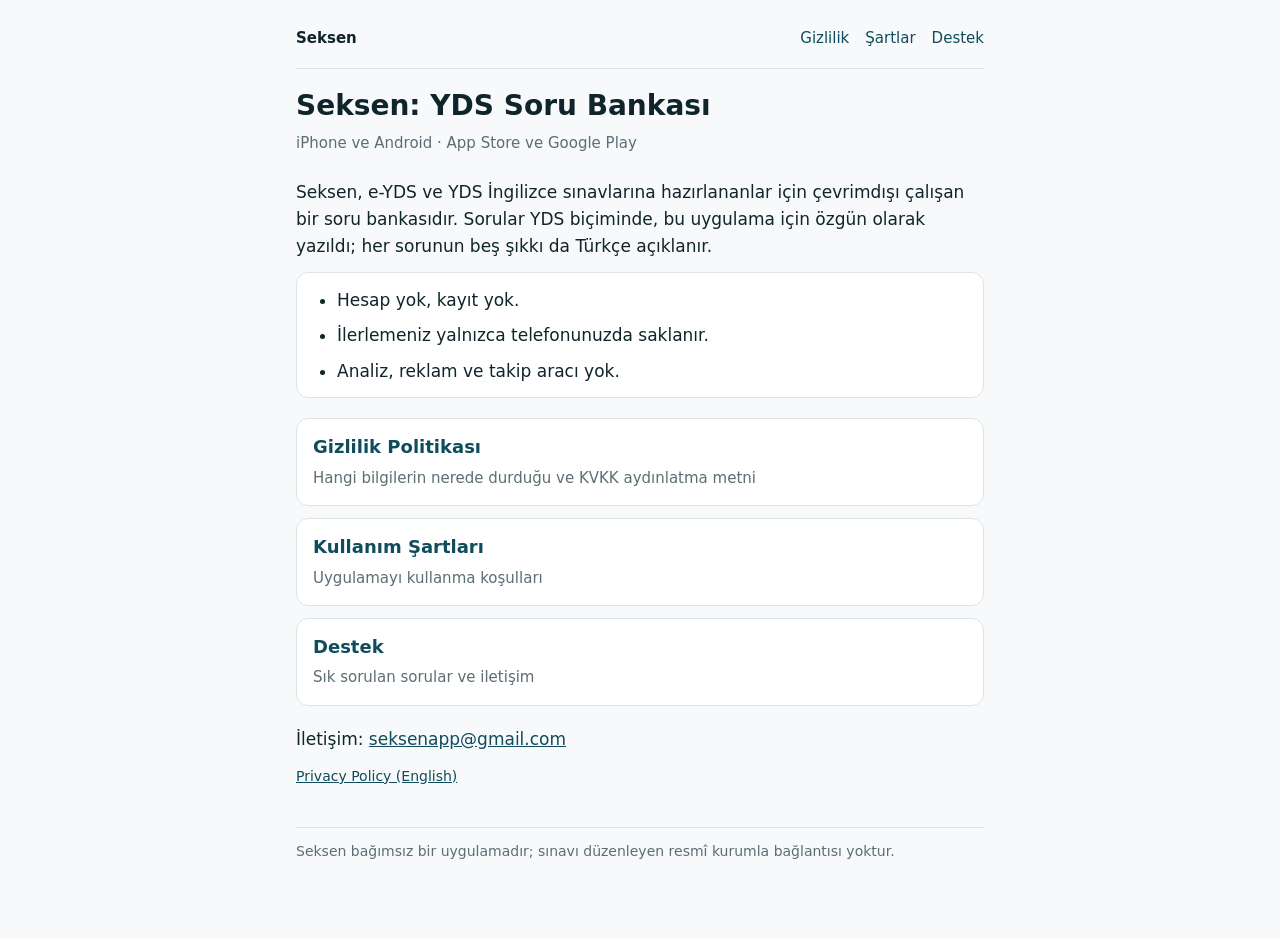
<file: index.html>
<!doctype html>
<html lang="tr">
<head>
  <meta charset="utf-8">
  <meta name="viewport" content="width=device-width, initial-scale=1">
  <meta http-equiv="Content-Security-Policy" content="default-src 'none'; style-src 'self'; img-src 'self'; base-uri 'none'; form-action 'none'">
  <meta name="referrer" content="no-referrer">
  <title>Seksen: YDS Soru Bankası</title>
  <meta name="description" content="Seksen, e-YDS ve YDS İngilizce için çevrimdışı bir soru bankası. Gizlilik politikası, kullanım şartları ve destek.">
  <link rel="stylesheet" href="style.css">
</head>
<body>
  <div class="wrap">
    <nav class="top" aria-label="Site">
      <a class="brand" href="./" aria-current="page">Seksen</a>
      <a href="gizlilik/">Gizlilik</a>
      <a href="sartlar/">Şartlar</a>
      <a href="destek/">Destek</a>
    </nav>

    <header class="page">
      <h1>Seksen: YDS Soru Bankası</h1>
      <p class="meta">iPhone ve Android · App Store ve Google Play</p>
    </header>

    <p>Seksen, e-YDS ve YDS İngilizce sınavlarına hazırlananlar için çevrimdışı çalışan bir soru bankasıdır. Sorular YDS biçiminde, bu uygulama için özgün olarak yazıldı; her sorunun beş şıkkı da Türkçe açıklanır.</p>

    <div class="box">
      <ul>
        <li>Hesap yok, kayıt yok.</li>
        <li>İlerlemeniz yalnızca telefonunuzda saklanır.</li>
        <li>Analiz, reklam ve takip aracı yok.</li>
      </ul>
    </div>

    <div class="cards">
      <a class="card" href="gizlilik/"><strong>Gizlilik Politikası</strong><span>Hangi bilgilerin nerede durduğu ve KVKK aydınlatma metni</span></a>
      <a class="card" href="sartlar/"><strong>Kullanım Şartları</strong><span>Uygulamayı kullanma koşulları</span></a>
      <a class="card" href="destek/"><strong>Destek</strong><span>Sık sorulan sorular ve iletişim</span></a>
    </div>

    <p>İletişim: <a href="mailto:seksenapp@gmail.com">seksenapp@gmail.com</a></p>
    <p class="small"><a href="en/privacy/" lang="en" hreflang="en">Privacy Policy (English)</a></p>

    <footer class="page">
      <p class="small">Seksen bağımsız bir uygulamadır; sınavı düzenleyen resmî kurumla bağlantısı yoktur.</p>
    </footer>
  </div>
</body>
</html>
</file>
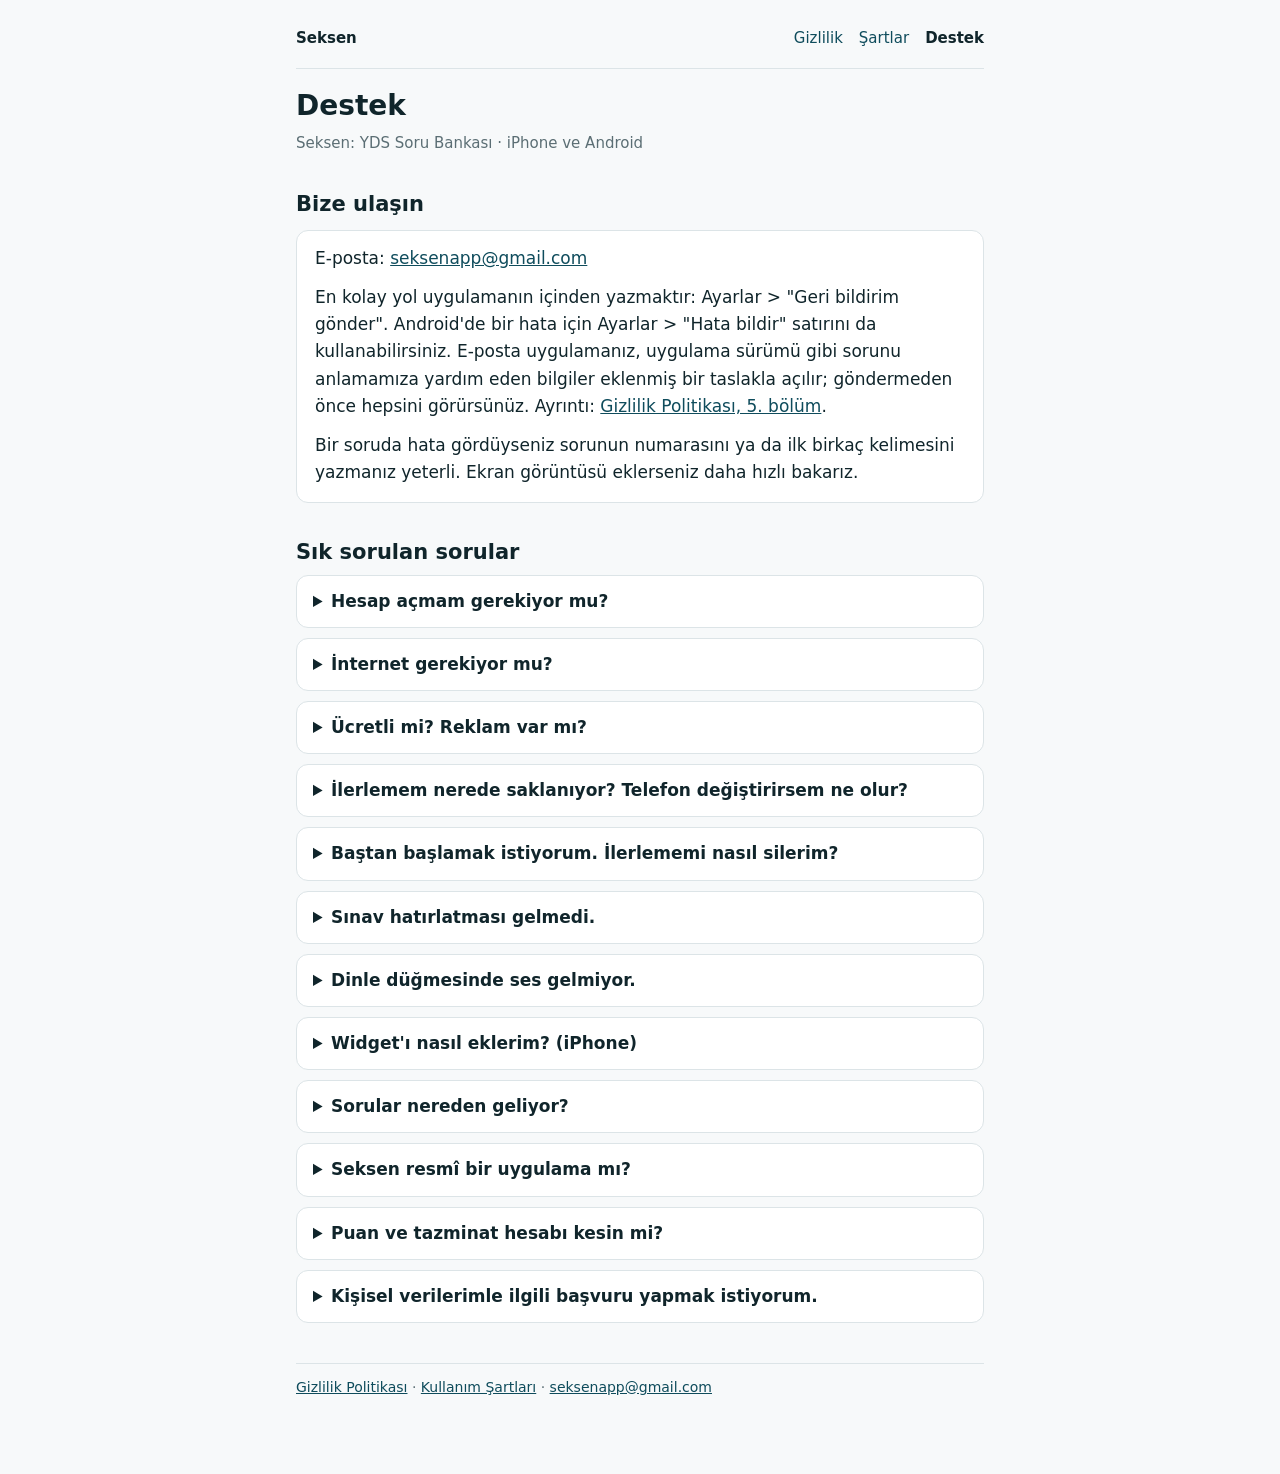
<file: destek/index.html>
<!doctype html>
<html lang="tr">
<head>
  <meta charset="utf-8">
  <meta name="viewport" content="width=device-width, initial-scale=1">
  <meta http-equiv="Content-Security-Policy" content="default-src 'none'; style-src 'self'; img-src 'self'; base-uri 'none'; form-action 'none'">
  <meta name="referrer" content="no-referrer">
  <title>Destek · Seksen</title>
  <meta name="description" content="Seksen: YDS Soru Bankası destek sayfası: sık sorulan sorular ve iletişim.">
  <link rel="stylesheet" href="../style.css">
</head>
<body>
  <div class="wrap">
    <nav class="top" aria-label="Site">
      <a class="brand" href="../">Seksen</a>
      <a href="../gizlilik/">Gizlilik</a>
      <a href="../sartlar/">Şartlar</a>
      <a href="./" aria-current="page">Destek</a>
    </nav>

    <header class="page">
      <h1>Destek</h1>
      <p class="meta">Seksen: YDS Soru Bankası · iPhone ve Android</p>
    </header>

    <h2 id="iletisim">Bize ulaşın</h2>
    <div class="box">
      <p>E-posta: <a href="mailto:seksenapp@gmail.com">seksenapp@gmail.com</a></p>
      <p>En kolay yol uygulamanın içinden yazmaktır: Ayarlar &gt; "Geri bildirim gönder". Android'de bir hata için Ayarlar &gt; "Hata bildir" satırını da kullanabilirsiniz. E-posta uygulamanız, uygulama sürümü gibi sorunu anlamamıza yardım eden bilgiler eklenmiş bir taslakla açılır; göndermeden önce hepsini görürsünüz. Ayrıntı: <a href="../gizlilik/#ozellikler">Gizlilik Politikası, 5. bölüm</a>.</p>
      <p>Bir soruda hata gördüyseniz sorunun numarasını ya da ilk birkaç kelimesini yazmanız yeterli. Ekran görüntüsü eklerseniz daha hızlı bakarız.</p>
    </div>

    <h2 id="sss">Sık sorulan sorular</h2>

    <details>
      <summary>Hesap açmam gerekiyor mu?</summary>
      <p>Hayır. Seksen'de hesap, kayıt ya da giriş yoktur. Uygulamayı açıp hemen kullanmaya başlayabilirsiniz.</p>
    </details>

    <details>
      <summary>İnternet gerekiyor mu?</summary>
      <p>Hayır. Sorular, açıklamalar, kelime kartları ve sınav takvimi uygulamanın içinde gelir; Seksen çevrimdışı çalışır. İnternet yalnızca uygulama güncellemelerini mağazadan indirmek ve, Premium'un sunulduğu sürümlerde, Premium'u satın almak ya da geri yüklemek için gerekir. Premium bir kez açıldıktan sonra internetsiz de çalışır.</p>
    </details>

    <details>
      <summary>Ücretli mi? Reklam var mı?</summary>
      <p>Seksen ücretsiz kullanılır ve reklam yoktur. İsteğe bağlı Seksen Premium aboneliği ek sorular ve ek tam denemeler açar; Android'de Google Play üzerinden aylık, 3 aylık ve yıllık plan olarak satılır. Fiyat ve koşullar satın almadan önce gösterilir; iptal Google Play'den yapılır (<a href="../sartlar/#abonelik">Kullanım Şartları, 10A</a>). Premium almazsanız ücretsiz bölüm aynen açık kalır. 25 Kasım 2026 itibarıyla iPhone uygulamasında Premium ve uygulama içi satın alma yoktur.</p>
    </details>

    <details>
      <summary>İlerlemem nerede saklanıyor? Telefon değiştirirsem ne olur?</summary>
      <p>İlerlemeniz yalnızca telefonunuzda saklanır; bize gönderilmez ve bizde kopyası yoktur. Bu yüzden ilerlemenizi biz taşıyamayız.</p>
      <p>Telefonunuzun kendi yedeklemesi açıksa yeni telefona geçerken ilerlemeniz geri gelebilir: iPhone'da iCloud ya da bilgisayar yedeğinden geri yükleyerek, Android'de Google yedeğinden geri yükleyerek. Ayrıntı: <a href="../gizlilik/#yedek">Gizlilik Politikası, 3. bölüm</a>.</p>
    </details>

    <details>
      <summary>Baştan başlamak istiyorum. İlerlememi nasıl silerim?</summary>
      <p>Ayarlar &gt; İlerlemeyi sıfırla. Çözdüğünüz sorular, işaretler, denemeler, seri, bildiğiniz kelimeler, sınav ve hedef seçiminiz ve hatırlatmalar silinir; ayarlarınız (görünüm, yazı boyutu, ses, günlük hedef) kalır. Bu işlem geri alınamaz. Yalnızca seviyenizi yeniden belirlemek istiyorsanız Ayarlar &gt; Seviye testini yeniden yap yeterlidir.</p>
    </details>

    <details>
      <summary>Sınav hatırlatması gelmedi.</summary>
      <ul>
        <li>Seksen'e bildirim izni verdiğinizi telefonunuzun Ayarlar &gt; Bildirimler bölümünden kontrol edin.</li>
        <li>Odak, rahatsız etme ya da pil tasarrufu modu bildirimleri geciktirebilir veya gizleyebilir.</li>
        <li>Android'de hatırlatmalar tam dakikasında değil, yaklaşık zamanda gelir.</li>
        <li>Hatırlatmanın hâlâ açık olduğunu Sınav takvimi ekranından kontrol edin. "İlerlemeyi sıfırla" bütün hatırlatmaları kapatır.</li>
      </ul>
      <p>Başvuru ve ödeme gibi kaçırılmaması gereken tarihler için yalnızca hatırlatmaya güvenmeyin; tarihleri resmî sınav takviminden de takip edin.</p>
    </details>

    <details>
      <summary>Dinle düğmesinde ses gelmiyor.</summary>
      <p>Telaffuz, telefonunuzun kendi metin okuma sesiyle yapılır ve bunun için telefonda İngilizce bir ses yüklü olmalıdır.</p>
      <ul>
        <li>Android: telefonun Ayarlar bölümünde "Metin okuma" (Text-to-speech) ayarından İngilizce ses paketini indirin. Menünün yeri telefona göre değişebilir.</li>
        <li>iPhone: İngilizce ses çoğu zaman hazır gelir. Ses duyulmuyorsa telefonun sesini ve sessiz modu kontrol edin; sesleri Ayarlar &gt; Erişilebilirlik bölümündeki seslendirme ayarlarından yönetebilirsiniz.</li>
      </ul>
      <p>Amerikan ya da İngiliz telaffuzunu Ayarlar'daki ses seçeneğinden değiştirebilirsiniz.</p>
    </details>

    <details>
      <summary>Widget'ı nasıl eklerim? (iPhone)</summary>
      <p>Ana ekranda boş bir yere basılı tutun, sol üstteki Düzenle ya da + düğmesine dokunun, listeden Seksen'i seçin ve widget boyutunu ekleyin. Widget sınava kalan günleri ve serinizi gösterir. Android sürümünde widget yoktur.</p>
    </details>

    <details>
      <summary>Sorular nereden geliyor?</summary>
      <p>Sorular YDS biçiminde, bu uygulama için özgün olarak yazıldı. Her sorunun beş şıkkı da Türkçe açıklanır: doğru cevabın gerekçesi ve her çeldiricinin neden yanlış olduğu. Kelime kartlarındaki görseller uygulama için yapay zekâ ile üretilmiş çizimlerdir.</p>
    </details>

    <details>
      <summary>Seksen resmî bir uygulama mı?</summary>
      <p>Hayır. Seksen bağımsız bir uygulamadır; sınavı düzenleyen resmî kurumla ya da başka bir kamu kurumuyla bağlantısı yoktur. Sınav tarihleri resmî takvime göre girilir, ancak kesin bilgi için sınavı düzenleyen kurumun resmî internet sitesine bakın.</p>
    </details>

    <details>
      <summary>Puan ve tazminat hesabı kesin mi?</summary>
      <p>Hayır, tahminidir. Kesin tutar için kurumunuzun insan kaynakları birimine danışın.</p>
    </details>

    <details>
      <summary>Kişisel verilerimle ilgili başvuru yapmak istiyorum.</summary>
      <p>Seksen uygulama kullanımı için kişisel veri toplamaz; elimizdeki tek bilgi bize yazdığınız e-postalardır. Bunlarla ilgili her talep için <a href="mailto:seksenapp@gmail.com">seksenapp@gmail.com</a> adresine yazın. KVKK kapsamındaki haklarınız ve başvuru yolu: <a href="../gizlilik/#kvkk">KVKK Aydınlatma Metni</a>.</p>
    </details>

    <footer class="page">
      <p class="small"><a href="../gizlilik/">Gizlilik Politikası</a> · <a href="../sartlar/">Kullanım Şartları</a> · <a href="mailto:seksenapp@gmail.com">seksenapp@gmail.com</a></p>
    </footer>
  </div>
</body>
</html>
</file>
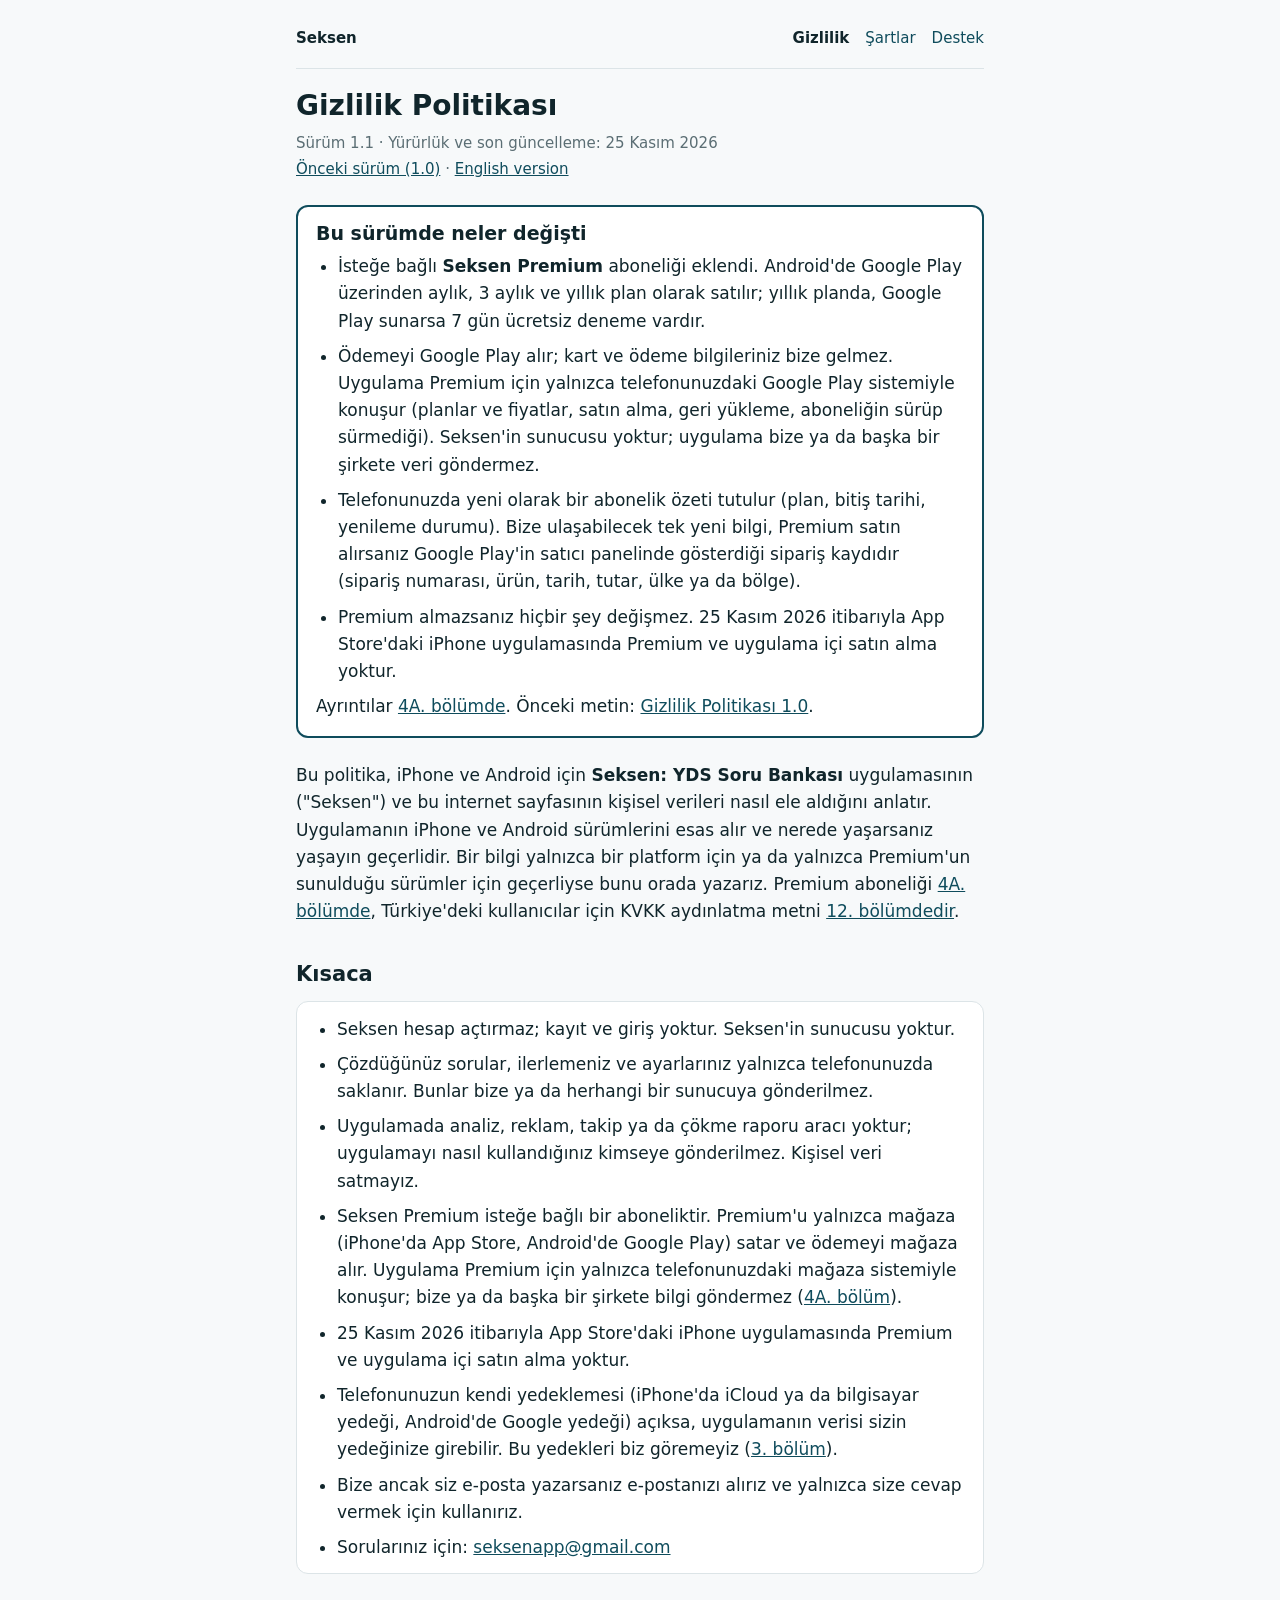
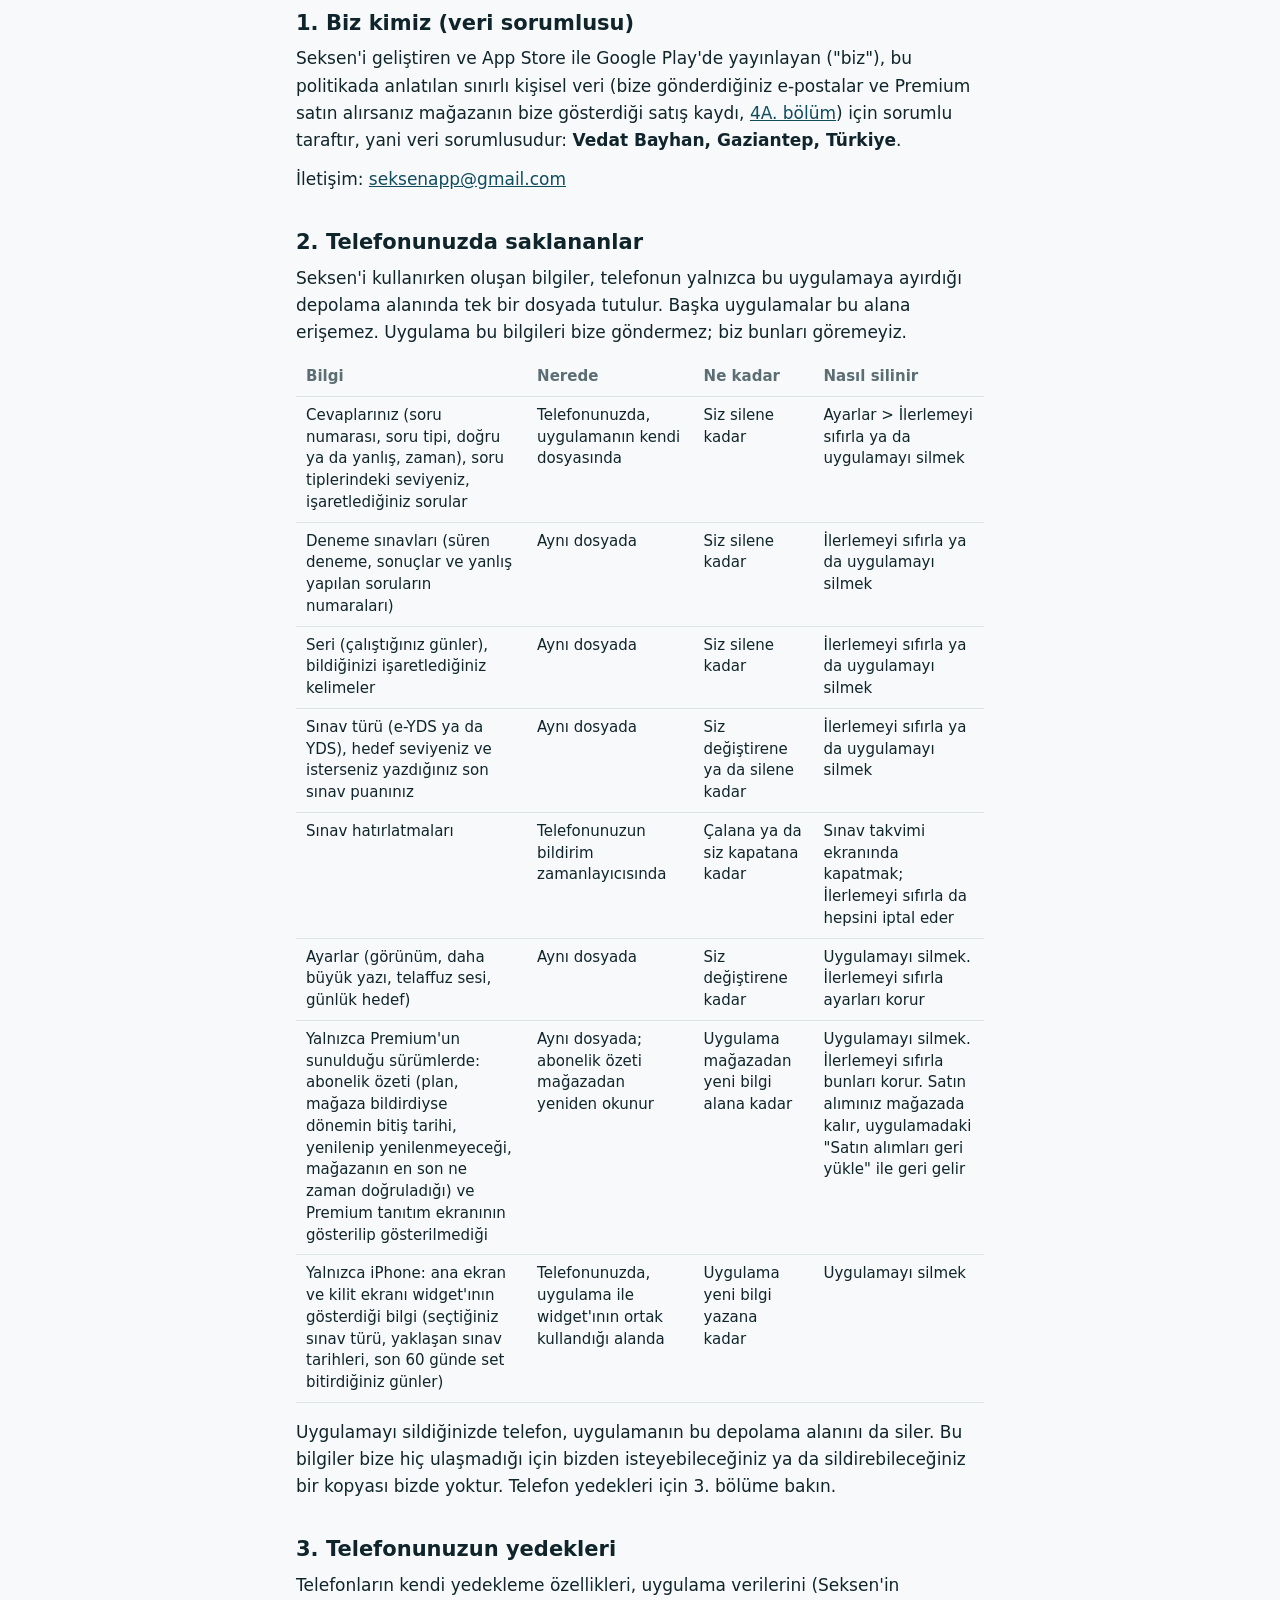
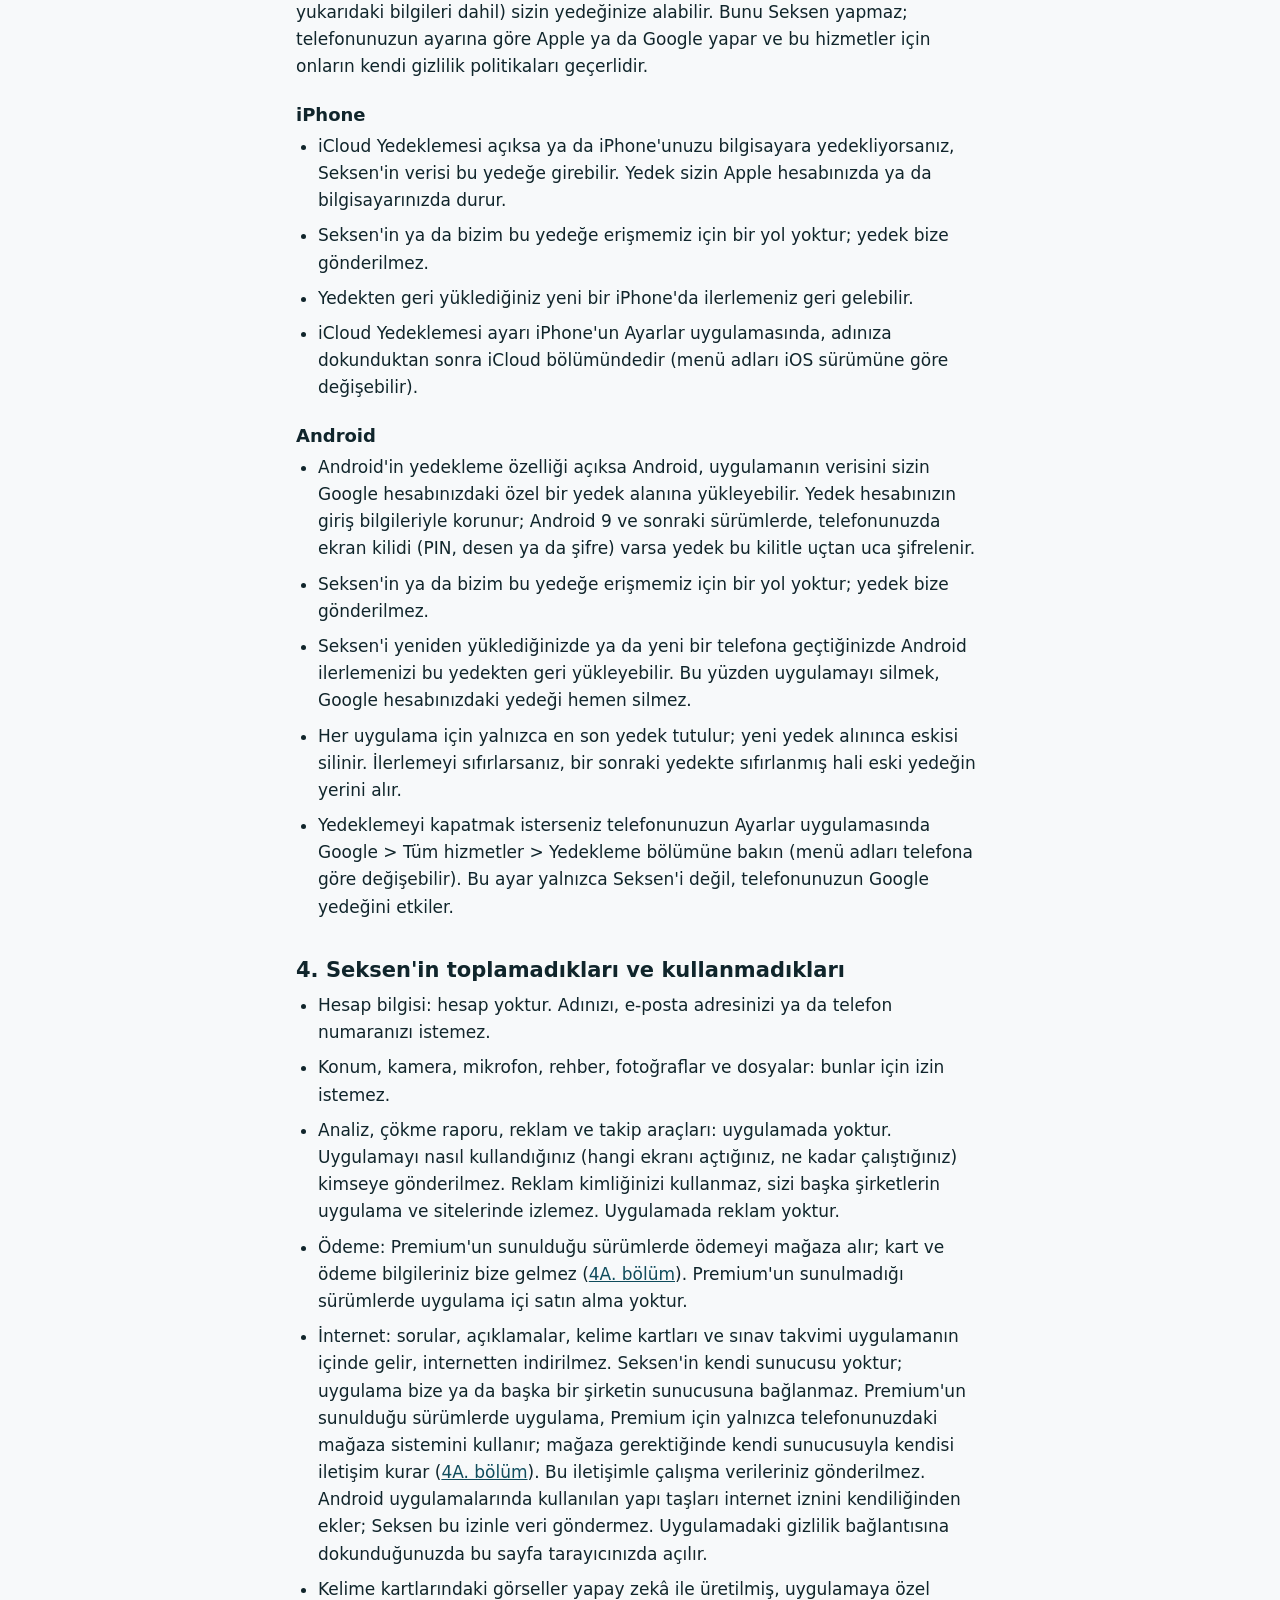
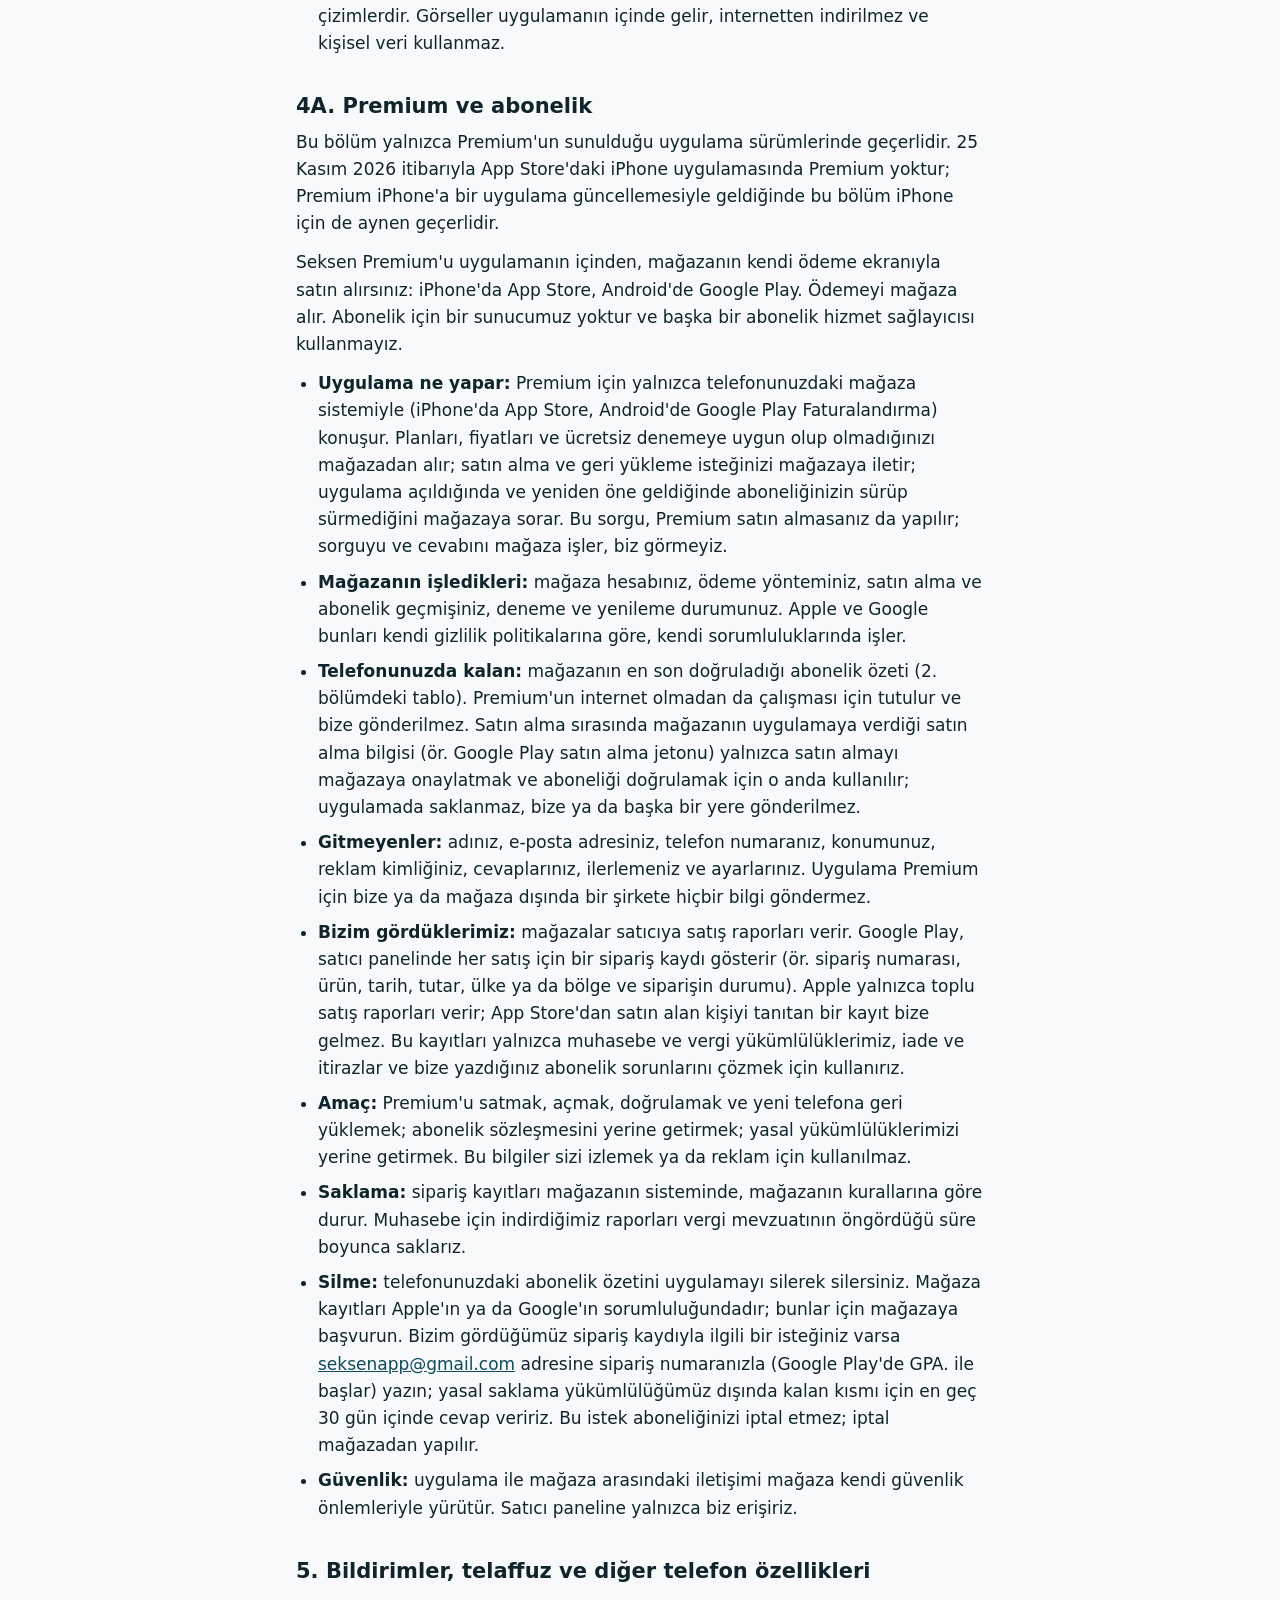
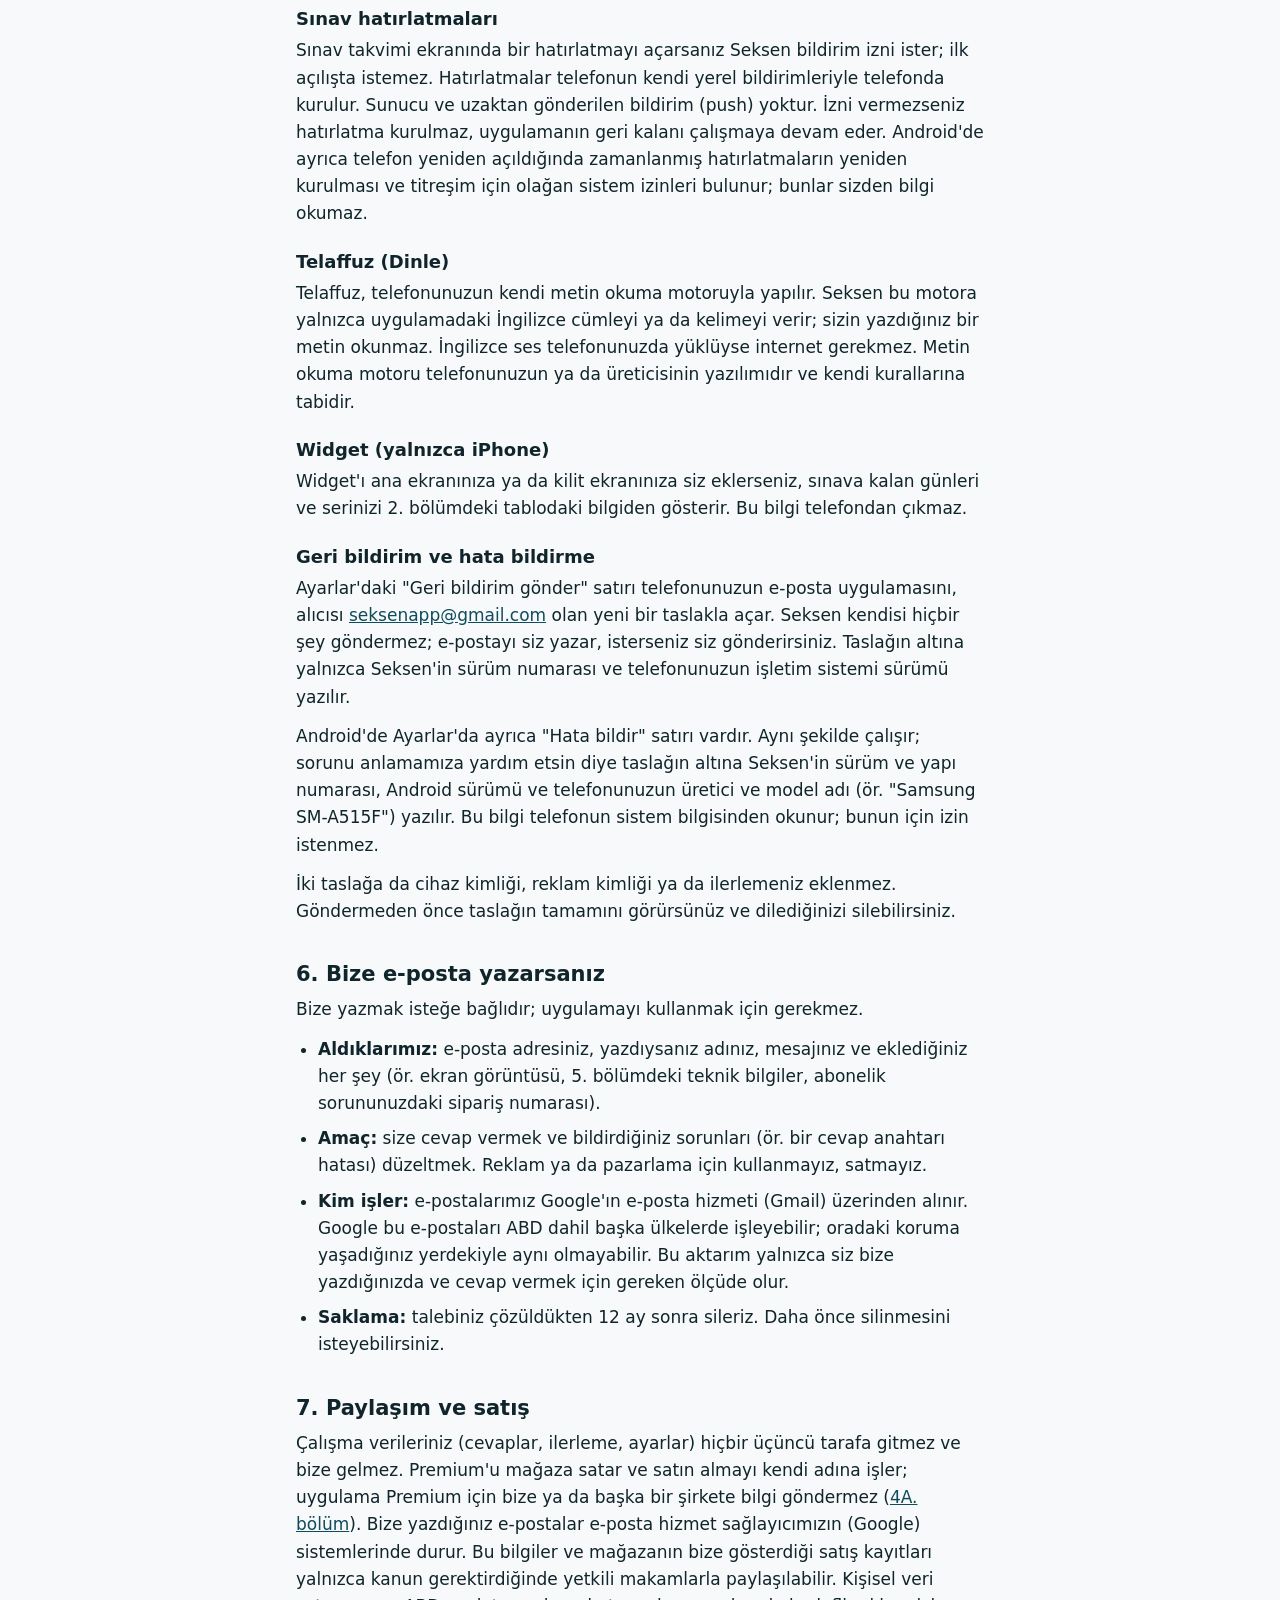
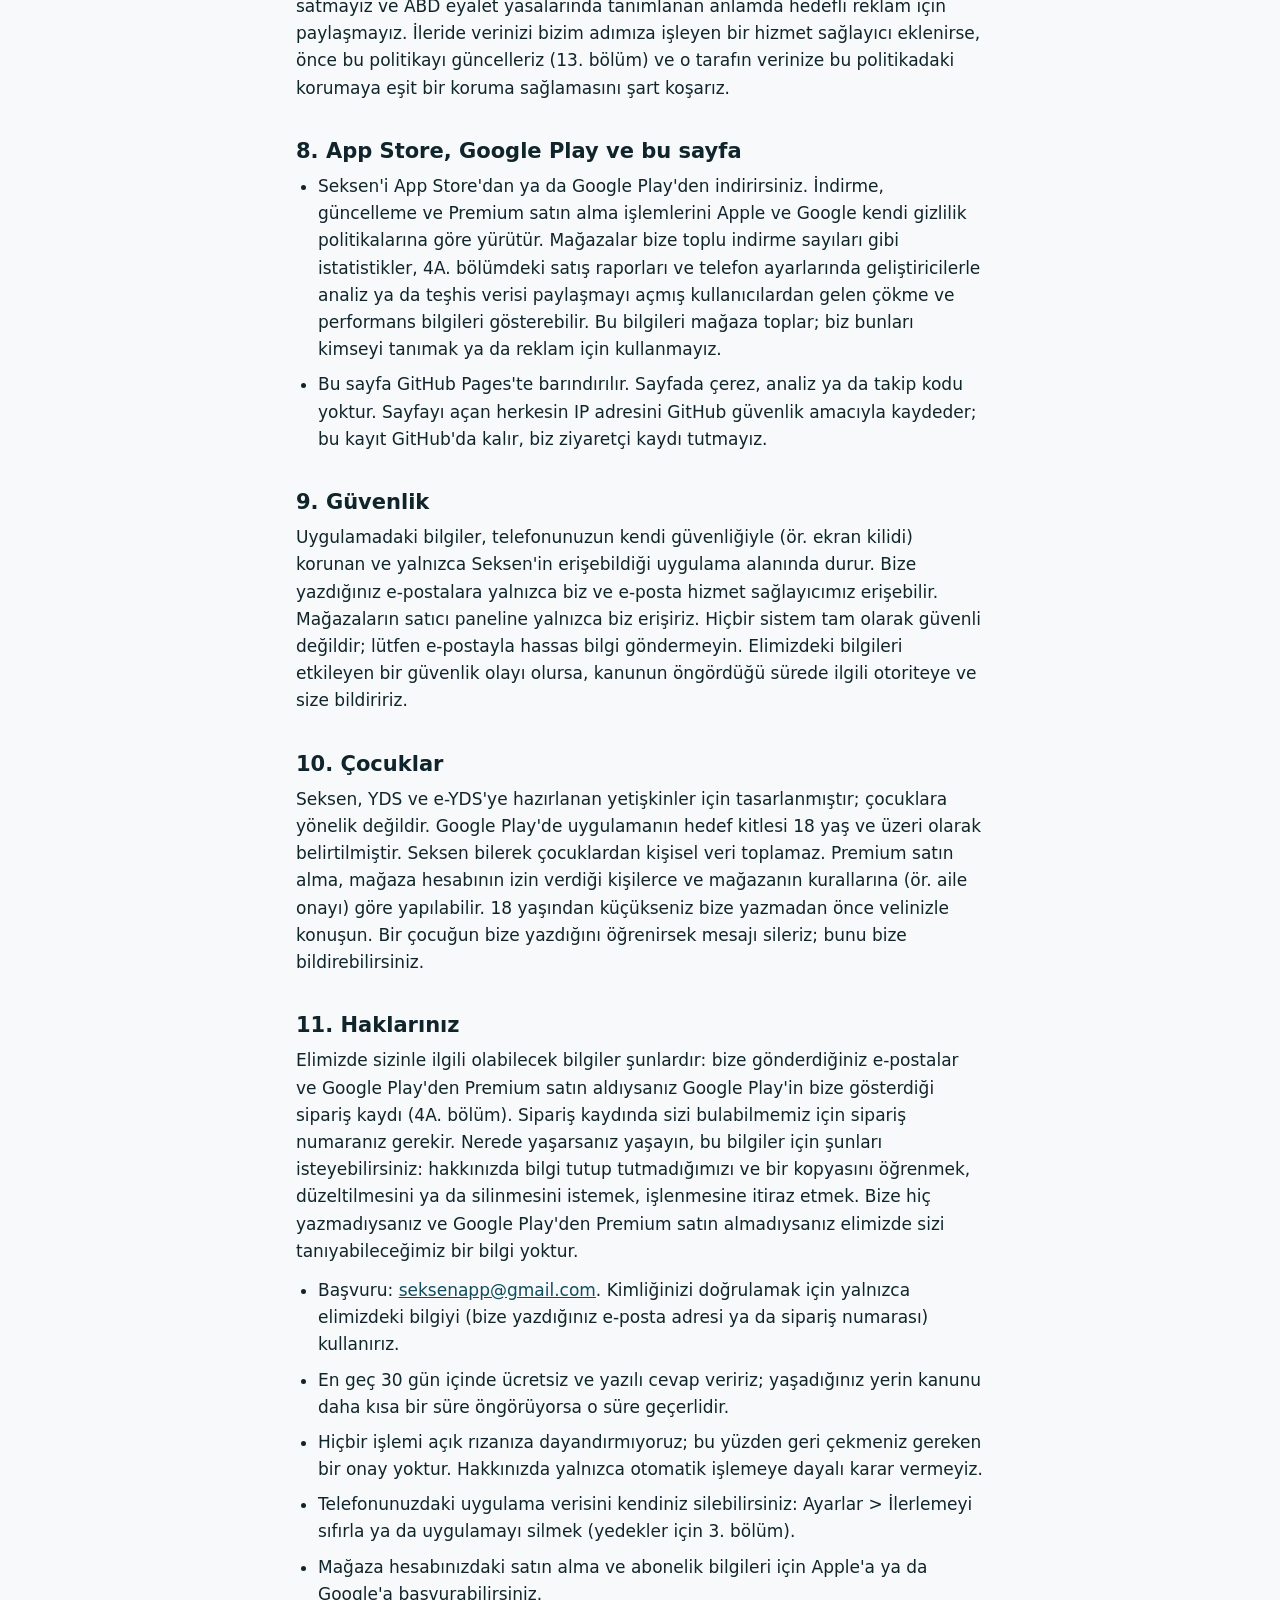
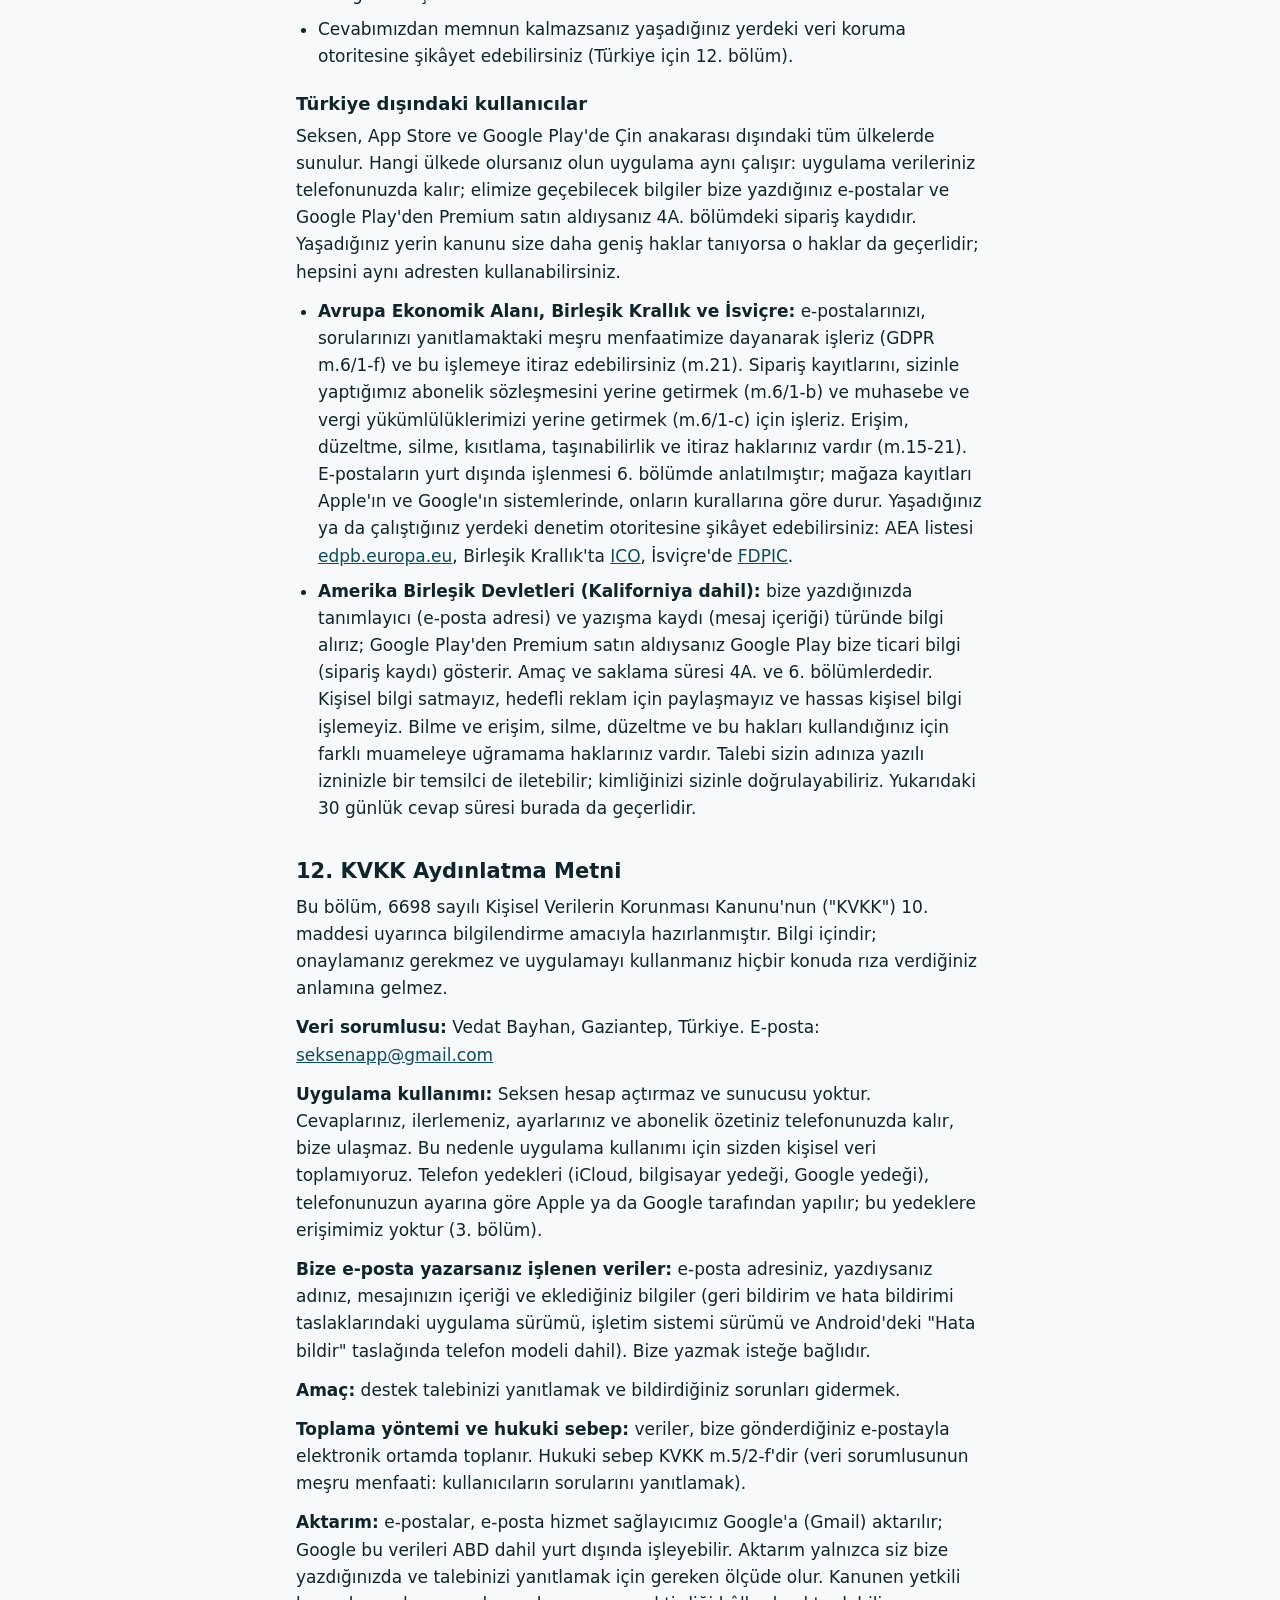
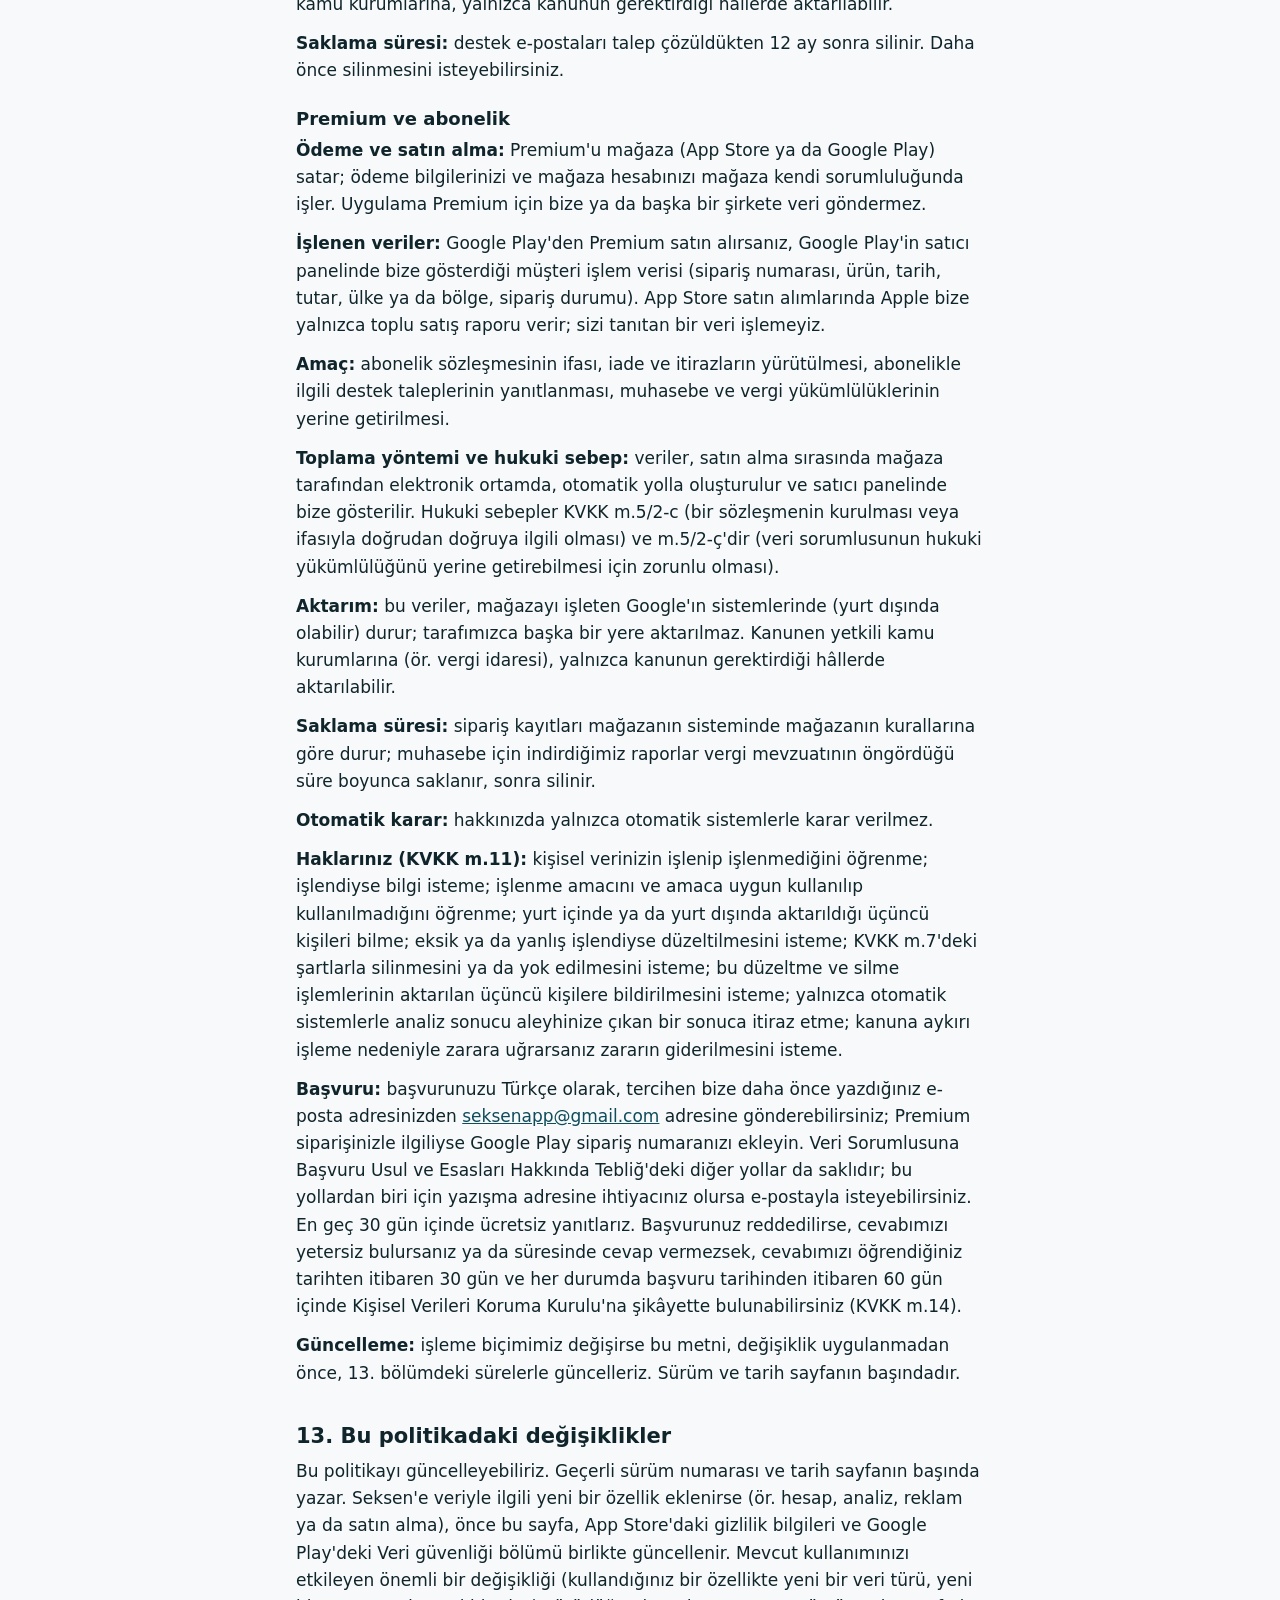
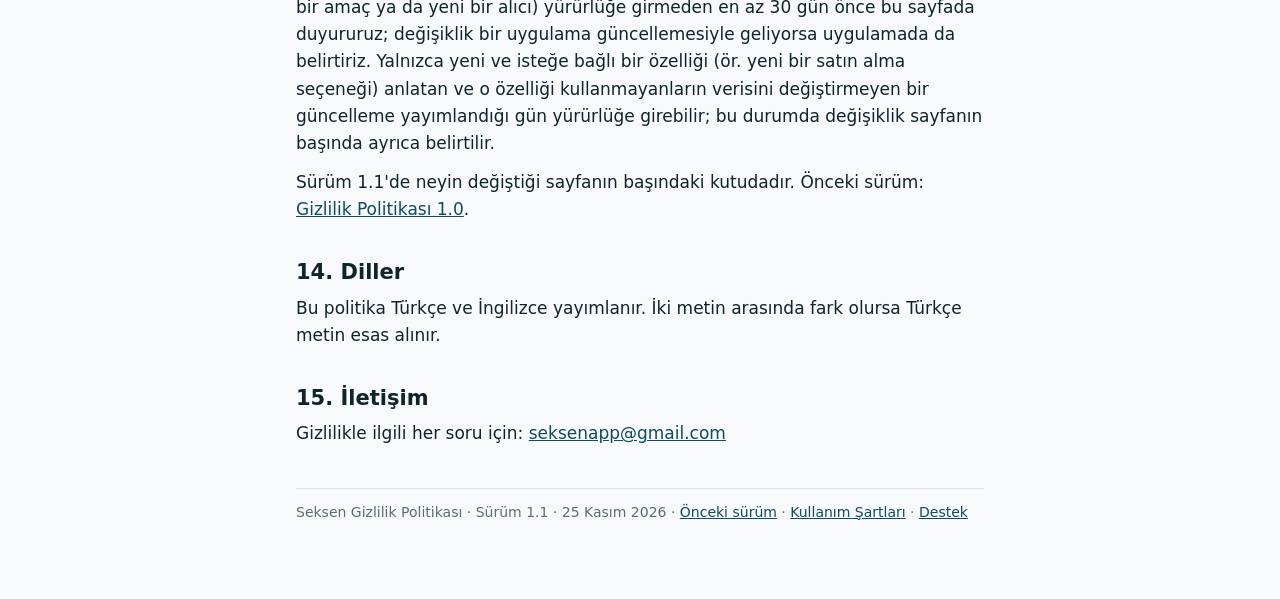
<file: gizlilik/index.html>
<!doctype html>
<html lang="tr">
<head>
  <meta charset="utf-8">
  <meta name="viewport" content="width=device-width, initial-scale=1">
  <meta http-equiv="Content-Security-Policy" content="default-src 'none'; style-src 'self'; img-src 'self'; base-uri 'none'; form-action 'none'">
  <meta name="referrer" content="no-referrer">
  <title>Gizlilik Politikası · Seksen</title>
  <meta name="description" content="Seksen: YDS Soru Bankası gizlilik politikası ve KVKK aydınlatma metni. Hesap yok; çalışma verileriniz telefonunuzda kalır; analiz, reklam ve takip aracı yok. Premium aboneliğini yalnızca mağaza işler.">
  <link rel="stylesheet" href="../style.css">
  <link rel="alternate" hreflang="en" href="../en/privacy/">
</head>
<body>
  <div class="wrap">
    <nav class="top" aria-label="Site">
      <a class="brand" href="../">Seksen</a>
      <a href="./" aria-current="page">Gizlilik</a>
      <a href="../sartlar/">Şartlar</a>
      <a href="../destek/">Destek</a>
    </nav>

    <header class="page">
      <h1>Gizlilik Politikası</h1>
      <p class="meta">Sürüm 1.1 · Yürürlük ve son güncelleme: 25 Kasım 2026</p>
      <p class="meta"><a href="surum-1-0/">Önceki sürüm (1.0)</a> · <a href="../en/privacy/" lang="en" hreflang="en">English version</a></p>
    </header>

    <section class="notice" aria-labelledby="yeni">
      <h2 id="yeni">Bu sürümde neler değişti</h2>
      <ul>
        <li>İsteğe bağlı <strong>Seksen Premium</strong> aboneliği eklendi. Android'de Google Play üzerinden aylık, 3 aylık ve yıllık plan olarak satılır; yıllık planda, Google Play sunarsa 7 gün ücretsiz deneme vardır.</li>
        <li>Ödemeyi Google Play alır; kart ve ödeme bilgileriniz bize gelmez. Uygulama Premium için yalnızca telefonunuzdaki Google Play sistemiyle konuşur (planlar ve fiyatlar, satın alma, geri yükleme, aboneliğin sürüp sürmediği). Seksen'in sunucusu yoktur; uygulama bize ya da başka bir şirkete veri göndermez.</li>
        <li>Telefonunuzda yeni olarak bir abonelik özeti tutulur (plan, bitiş tarihi, yenileme durumu). Bize ulaşabilecek tek yeni bilgi, Premium satın alırsanız Google Play'in satıcı panelinde gösterdiği sipariş kaydıdır (sipariş numarası, ürün, tarih, tutar, ülke ya da bölge).</li>
        <li>Premium almazsanız hiçbir şey değişmez. 25 Kasım 2026 itibarıyla App Store'daki iPhone uygulamasında Premium ve uygulama içi satın alma yoktur.</li>
      </ul>
      <p>Ayrıntılar <a href="#premium">4A. bölümde</a>. Önceki metin: <a href="surum-1-0/">Gizlilik Politikası 1.0</a>.</p>
    </section>

    <p>Bu politika, iPhone ve Android için <strong>Seksen: YDS Soru Bankası</strong> uygulamasının ("Seksen") ve bu internet sayfasının kişisel verileri nasıl ele aldığını anlatır. Uygulamanın iPhone ve Android sürümlerini esas alır ve nerede yaşarsanız yaşayın geçerlidir. Bir bilgi yalnızca bir platform için ya da yalnızca Premium'un sunulduğu sürümler için geçerliyse bunu orada yazarız. Premium aboneliği <a href="#premium">4A. bölümde</a>, Türkiye'deki kullanıcılar için KVKK aydınlatma metni <a href="#kvkk">12. bölümdedir</a>.</p>

    <h2 id="kisaca">Kısaca</h2>
    <div class="box">
      <ul>
        <li>Seksen hesap açtırmaz; kayıt ve giriş yoktur. Seksen'in sunucusu yoktur.</li>
        <li>Çözdüğünüz sorular, ilerlemeniz ve ayarlarınız yalnızca telefonunuzda saklanır. Bunlar bize ya da herhangi bir sunucuya gönderilmez.</li>
        <li>Uygulamada analiz, reklam, takip ya da çökme raporu aracı yoktur; uygulamayı nasıl kullandığınız kimseye gönderilmez. Kişisel veri satmayız.</li>
        <li>Seksen Premium isteğe bağlı bir aboneliktir. Premium'u yalnızca mağaza (iPhone'da App Store, Android'de Google Play) satar ve ödemeyi mağaza alır. Uygulama Premium için yalnızca telefonunuzdaki mağaza sistemiyle konuşur; bize ya da başka bir şirkete bilgi göndermez (<a href="#premium">4A. bölüm</a>).</li>
        <li>25 Kasım 2026 itibarıyla App Store'daki iPhone uygulamasında Premium ve uygulama içi satın alma yoktur.</li>
        <li>Telefonunuzun kendi yedeklemesi (iPhone'da iCloud ya da bilgisayar yedeği, Android'de Google yedeği) açıksa, uygulamanın verisi sizin yedeğinize girebilir. Bu yedekleri biz göremeyiz (<a href="#yedek">3. bölüm</a>).</li>
        <li>Bize ancak siz e-posta yazarsanız e-postanızı alırız ve yalnızca size cevap vermek için kullanırız.</li>
        <li>Sorularınız için: <a href="mailto:seksenapp@gmail.com">seksenapp@gmail.com</a></li>
      </ul>
    </div>

    <h2 id="biz">1. Biz kimiz (veri sorumlusu)</h2>
    <p>Seksen'i geliştiren ve App Store ile Google Play'de yayınlayan ("biz"), bu politikada anlatılan sınırlı kişisel veri (bize gönderdiğiniz e-postalar ve Premium satın alırsanız mağazanın bize gösterdiği satış kaydı, <a href="#premium">4A. bölüm</a>) için sorumlu taraftır, yani veri sorumlusudur: <strong>Vedat Bayhan, Gaziantep, Türkiye</strong>.</p>
    <p>İletişim: <a href="mailto:seksenapp@gmail.com">seksenapp@gmail.com</a></p>

    <h2 id="telefon">2. Telefonunuzda saklananlar</h2>
    <p>Seksen'i kullanırken oluşan bilgiler, telefonun yalnızca bu uygulamaya ayırdığı depolama alanında tek bir dosyada tutulur. Başka uygulamalar bu alana erişemez. Uygulama bu bilgileri bize göndermez; biz bunları göremeyiz.</p>
    <div class="table-wrap">
      <table>
        <thead>
          <tr><th scope="col">Bilgi</th><th scope="col">Nerede</th><th scope="col">Ne kadar</th><th scope="col">Nasıl silinir</th></tr>
        </thead>
        <tbody>
          <tr><td>Cevaplarınız (soru numarası, soru tipi, doğru ya da yanlış, zaman), soru tiplerindeki seviyeniz, işaretlediğiniz sorular</td><td>Telefonunuzda, uygulamanın kendi dosyasında</td><td>Siz silene kadar</td><td>Ayarlar &gt; İlerlemeyi sıfırla ya da uygulamayı silmek</td></tr>
          <tr><td>Deneme sınavları (süren deneme, sonuçlar ve yanlış yapılan soruların numaraları)</td><td>Aynı dosyada</td><td>Siz silene kadar</td><td>İlerlemeyi sıfırla ya da uygulamayı silmek</td></tr>
          <tr><td>Seri (çalıştığınız günler), bildiğinizi işaretlediğiniz kelimeler</td><td>Aynı dosyada</td><td>Siz silene kadar</td><td>İlerlemeyi sıfırla ya da uygulamayı silmek</td></tr>
          <tr><td>Sınav türü (e-YDS ya da YDS), hedef seviyeniz ve isterseniz yazdığınız son sınav puanınız</td><td>Aynı dosyada</td><td>Siz değiştirene ya da silene kadar</td><td>İlerlemeyi sıfırla ya da uygulamayı silmek</td></tr>
          <tr><td>Sınav hatırlatmaları</td><td>Telefonunuzun bildirim zamanlayıcısında</td><td>Çalana ya da siz kapatana kadar</td><td>Sınav takvimi ekranında kapatmak; İlerlemeyi sıfırla da hepsini iptal eder</td></tr>
          <tr><td>Ayarlar (görünüm, daha büyük yazı, telaffuz sesi, günlük hedef)</td><td>Aynı dosyada</td><td>Siz değiştirene kadar</td><td>Uygulamayı silmek. İlerlemeyi sıfırla ayarları korur</td></tr>
          <tr><td>Yalnızca Premium'un sunulduğu sürümlerde: abonelik özeti (plan, mağaza bildirdiyse dönemin bitiş tarihi, yenilenip yenilenmeyeceği, mağazanın en son ne zaman doğruladığı) ve Premium tanıtım ekranının gösterilip gösterilmediği</td><td>Aynı dosyada; abonelik özeti mağazadan yeniden okunur</td><td>Uygulama mağazadan yeni bilgi alana kadar</td><td>Uygulamayı silmek. İlerlemeyi sıfırla bunları korur. Satın alımınız mağazada kalır, uygulamadaki "Satın alımları geri yükle" ile geri gelir</td></tr>
          <tr><td>Yalnızca iPhone: ana ekran ve kilit ekranı widget'ının gösterdiği bilgi (seçtiğiniz sınav türü, yaklaşan sınav tarihleri, son 60 günde set bitirdiğiniz günler)</td><td>Telefonunuzda, uygulama ile widget'ının ortak kullandığı alanda</td><td>Uygulama yeni bilgi yazana kadar</td><td>Uygulamayı silmek</td></tr>
        </tbody>
      </table>
    </div>
    <p>Uygulamayı sildiğinizde telefon, uygulamanın bu depolama alanını da siler. Bu bilgiler bize hiç ulaşmadığı için bizden isteyebileceğiniz ya da sildirebileceğiniz bir kopyası bizde yoktur. Telefon yedekleri için 3. bölüme bakın.</p>

    <h2 id="yedek">3. Telefonunuzun yedekleri</h2>
    <p>Telefonların kendi yedekleme özellikleri, uygulama verilerini (Seksen'in yukarıdaki bilgileri dahil) sizin yedeğinize alabilir. Bunu Seksen yapmaz; telefonunuzun ayarına göre Apple ya da Google yapar ve bu hizmetler için onların kendi gizlilik politikaları geçerlidir.</p>
    <h3>iPhone</h3>
    <ul>
      <li>iCloud Yedeklemesi açıksa ya da iPhone'unuzu bilgisayara yedekliyorsanız, Seksen'in verisi bu yedeğe girebilir. Yedek sizin Apple hesabınızda ya da bilgisayarınızda durur.</li>
      <li>Seksen'in ya da bizim bu yedeğe erişmemiz için bir yol yoktur; yedek bize gönderilmez.</li>
      <li>Yedekten geri yüklediğiniz yeni bir iPhone'da ilerlemeniz geri gelebilir.</li>
      <li>iCloud Yedeklemesi ayarı iPhone'un Ayarlar uygulamasında, adınıza dokunduktan sonra iCloud bölümündedir (menü adları iOS sürümüne göre değişebilir).</li>
    </ul>
    <h3>Android</h3>
    <ul>
      <li>Android'in yedekleme özelliği açıksa Android, uygulamanın verisini sizin Google hesabınızdaki özel bir yedek alanına yükleyebilir. Yedek hesabınızın giriş bilgileriyle korunur; Android 9 ve sonraki sürümlerde, telefonunuzda ekran kilidi (PIN, desen ya da şifre) varsa yedek bu kilitle uçtan uca şifrelenir.</li>
      <li>Seksen'in ya da bizim bu yedeğe erişmemiz için bir yol yoktur; yedek bize gönderilmez.</li>
      <li>Seksen'i yeniden yüklediğinizde ya da yeni bir telefona geçtiğinizde Android ilerlemenizi bu yedekten geri yükleyebilir. Bu yüzden uygulamayı silmek, Google hesabınızdaki yedeği hemen silmez.</li>
      <li>Her uygulama için yalnızca en son yedek tutulur; yeni yedek alınınca eskisi silinir. İlerlemeyi sıfırlarsanız, bir sonraki yedekte sıfırlanmış hali eski yedeğin yerini alır.</li>
      <li>Yedeklemeyi kapatmak isterseniz telefonunuzun Ayarlar uygulamasında Google &gt; Tüm hizmetler &gt; Yedekleme bölümüne bakın (menü adları telefona göre değişebilir). Bu ayar yalnızca Seksen'i değil, telefonunuzun Google yedeğini etkiler.</li>
    </ul>

    <h2 id="toplanmayan">4. Seksen'in toplamadıkları ve kullanmadıkları</h2>
    <ul>
      <li>Hesap bilgisi: hesap yoktur. Adınızı, e-posta adresinizi ya da telefon numaranızı istemez.</li>
      <li>Konum, kamera, mikrofon, rehber, fotoğraflar ve dosyalar: bunlar için izin istemez.</li>
      <li>Analiz, çökme raporu, reklam ve takip araçları: uygulamada yoktur. Uygulamayı nasıl kullandığınız (hangi ekranı açtığınız, ne kadar çalıştığınız) kimseye gönderilmez. Reklam kimliğinizi kullanmaz, sizi başka şirketlerin uygulama ve sitelerinde izlemez. Uygulamada reklam yoktur.</li>
      <li>Ödeme: Premium'un sunulduğu sürümlerde ödemeyi mağaza alır; kart ve ödeme bilgileriniz bize gelmez (<a href="#premium">4A. bölüm</a>). Premium'un sunulmadığı sürümlerde uygulama içi satın alma yoktur.</li>
      <li>İnternet: sorular, açıklamalar, kelime kartları ve sınav takvimi uygulamanın içinde gelir, internetten indirilmez. Seksen'in kendi sunucusu yoktur; uygulama bize ya da başka bir şirketin sunucusuna bağlanmaz. Premium'un sunulduğu sürümlerde uygulama, Premium için yalnızca telefonunuzdaki mağaza sistemini kullanır; mağaza gerektiğinde kendi sunucusuyla kendisi iletişim kurar (<a href="#premium">4A. bölüm</a>). Bu iletişimle çalışma verileriniz gönderilmez. Android uygulamalarında kullanılan yapı taşları internet iznini kendiliğinden ekler; Seksen bu izinle veri göndermez. Uygulamadaki gizlilik bağlantısına dokunduğunuzda bu sayfa tarayıcınızda açılır.</li>
      <li>Kelime kartlarındaki görseller yapay zekâ ile üretilmiş, uygulamaya özel çizimlerdir. Görseller uygulamanın içinde gelir, internetten indirilmez ve kişisel veri kullanmaz.</li>
    </ul>

    <h2 id="premium">4A. Premium ve abonelik</h2>
    <p>Bu bölüm yalnızca Premium'un sunulduğu uygulama sürümlerinde geçerlidir. 25 Kasım 2026 itibarıyla App Store'daki iPhone uygulamasında Premium yoktur; Premium iPhone'a bir uygulama güncellemesiyle geldiğinde bu bölüm iPhone için de aynen geçerlidir.</p>
    <p>Seksen Premium'u uygulamanın içinden, mağazanın kendi ödeme ekranıyla satın alırsınız: iPhone'da App Store, Android'de Google Play. Ödemeyi mağaza alır. Abonelik için bir sunucumuz yoktur ve başka bir abonelik hizmet sağlayıcısı kullanmayız.</p>
    <ul>
      <li><strong>Uygulama ne yapar:</strong> Premium için yalnızca telefonunuzdaki mağaza sistemiyle (iPhone'da App Store, Android'de Google Play Faturalandırma) konuşur. Planları, fiyatları ve ücretsiz denemeye uygun olup olmadığınızı mağazadan alır; satın alma ve geri yükleme isteğinizi mağazaya iletir; uygulama açıldığında ve yeniden öne geldiğinde aboneliğinizin sürüp sürmediğini mağazaya sorar. Bu sorgu, Premium satın almasanız da yapılır; sorguyu ve cevabını mağaza işler, biz görmeyiz.</li>
      <li><strong>Mağazanın işledikleri:</strong> mağaza hesabınız, ödeme yönteminiz, satın alma ve abonelik geçmişiniz, deneme ve yenileme durumunuz. Apple ve Google bunları kendi gizlilik politikalarına göre, kendi sorumluluklarında işler.</li>
      <li><strong>Telefonunuzda kalan:</strong> mağazanın en son doğruladığı abonelik özeti (2. bölümdeki tablo). Premium'un internet olmadan da çalışması için tutulur ve bize gönderilmez. Satın alma sırasında mağazanın uygulamaya verdiği satın alma bilgisi (ör. Google Play satın alma jetonu) yalnızca satın almayı mağazaya onaylatmak ve aboneliği doğrulamak için o anda kullanılır; uygulamada saklanmaz, bize ya da başka bir yere gönderilmez.</li>
      <li><strong>Gitmeyenler:</strong> adınız, e-posta adresiniz, telefon numaranız, konumunuz, reklam kimliğiniz, cevaplarınız, ilerlemeniz ve ayarlarınız. Uygulama Premium için bize ya da mağaza dışında bir şirkete hiçbir bilgi göndermez.</li>
      <li><strong>Bizim gördüklerimiz:</strong> mağazalar satıcıya satış raporları verir. Google Play, satıcı panelinde her satış için bir sipariş kaydı gösterir (ör. sipariş numarası, ürün, tarih, tutar, ülke ya da bölge ve siparişin durumu). Apple yalnızca toplu satış raporları verir; App Store'dan satın alan kişiyi tanıtan bir kayıt bize gelmez. Bu kayıtları yalnızca muhasebe ve vergi yükümlülüklerimiz, iade ve itirazlar ve bize yazdığınız abonelik sorunlarını çözmek için kullanırız.</li>
      <li><strong>Amaç:</strong> Premium'u satmak, açmak, doğrulamak ve yeni telefona geri yüklemek; abonelik sözleşmesini yerine getirmek; yasal yükümlülüklerimizi yerine getirmek. Bu bilgiler sizi izlemek ya da reklam için kullanılmaz.</li>
      <li><strong>Saklama:</strong> sipariş kayıtları mağazanın sisteminde, mağazanın kurallarına göre durur. Muhasebe için indirdiğimiz raporları vergi mevzuatının öngördüğü süre boyunca saklarız.</li>
      <li><strong>Silme:</strong> telefonunuzdaki abonelik özetini uygulamayı silerek silersiniz. Mağaza kayıtları Apple'ın ya da Google'ın sorumluluğundadır; bunlar için mağazaya başvurun. Bizim gördüğümüz sipariş kaydıyla ilgili bir isteğiniz varsa <a href="mailto:seksenapp@gmail.com">seksenapp@gmail.com</a> adresine sipariş numaranızla (Google Play'de GPA. ile başlar) yazın; yasal saklama yükümlülüğümüz dışında kalan kısmı için en geç 30 gün içinde cevap veririz. Bu istek aboneliğinizi iptal etmez; iptal mağazadan yapılır.</li>
      <li><strong>Güvenlik:</strong> uygulama ile mağaza arasındaki iletişimi mağaza kendi güvenlik önlemleriyle yürütür. Satıcı paneline yalnızca biz erişiriz.</li>
    </ul>

    <h2 id="ozellikler">5. Bildirimler, telaffuz ve diğer telefon özellikleri</h2>
    <h3>Sınav hatırlatmaları</h3>
    <p>Sınav takvimi ekranında bir hatırlatmayı açarsanız Seksen bildirim izni ister; ilk açılışta istemez. Hatırlatmalar telefonun kendi yerel bildirimleriyle telefonda kurulur. Sunucu ve uzaktan gönderilen bildirim (push) yoktur. İzni vermezseniz hatırlatma kurulmaz, uygulamanın geri kalanı çalışmaya devam eder. Android'de ayrıca telefon yeniden açıldığında zamanlanmış hatırlatmaların yeniden kurulması ve titreşim için olağan sistem izinleri bulunur; bunlar sizden bilgi okumaz.</p>
    <h3>Telaffuz (Dinle)</h3>
    <p>Telaffuz, telefonunuzun kendi metin okuma motoruyla yapılır. Seksen bu motora yalnızca uygulamadaki İngilizce cümleyi ya da kelimeyi verir; sizin yazdığınız bir metin okunmaz. İngilizce ses telefonunuzda yüklüyse internet gerekmez. Metin okuma motoru telefonunuzun ya da üreticisinin yazılımıdır ve kendi kurallarına tabidir.</p>
    <h3>Widget (yalnızca iPhone)</h3>
    <p>Widget'ı ana ekranınıza ya da kilit ekranınıza siz eklerseniz, sınava kalan günleri ve serinizi 2. bölümdeki tablodaki bilgiden gösterir. Bu bilgi telefondan çıkmaz.</p>
    <h3>Geri bildirim ve hata bildirme</h3>
    <p>Ayarlar'daki "Geri bildirim gönder" satırı telefonunuzun e-posta uygulamasını, alıcısı <a href="mailto:seksenapp@gmail.com">seksenapp@gmail.com</a> olan yeni bir taslakla açar. Seksen kendisi hiçbir şey göndermez; e-postayı siz yazar, isterseniz siz gönderirsiniz. Taslağın altına yalnızca Seksen'in sürüm numarası ve telefonunuzun işletim sistemi sürümü yazılır.</p>
    <p>Android'de Ayarlar'da ayrıca "Hata bildir" satırı vardır. Aynı şekilde çalışır; sorunu anlamamıza yardım etsin diye taslağın altına Seksen'in sürüm ve yapı numarası, Android sürümü ve telefonunuzun üretici ve model adı (ör. "Samsung SM-A515F") yazılır. Bu bilgi telefonun sistem bilgisinden okunur; bunun için izin istenmez.</p>
    <p>İki taslağa da cihaz kimliği, reklam kimliği ya da ilerlemeniz eklenmez. Göndermeden önce taslağın tamamını görürsünüz ve dilediğinizi silebilirsiniz.</p>

    <h2 id="eposta">6. Bize e-posta yazarsanız</h2>
    <p>Bize yazmak isteğe bağlıdır; uygulamayı kullanmak için gerekmez.</p>
    <ul>
      <li><strong>Aldıklarımız:</strong> e-posta adresiniz, yazdıysanız adınız, mesajınız ve eklediğiniz her şey (ör. ekran görüntüsü, 5. bölümdeki teknik bilgiler, abonelik sorununuzdaki sipariş numarası).</li>
      <li><strong>Amaç:</strong> size cevap vermek ve bildirdiğiniz sorunları (ör. bir cevap anahtarı hatası) düzeltmek. Reklam ya da pazarlama için kullanmayız, satmayız.</li>
      <li><strong>Kim işler:</strong> e-postalarımız Google'ın e-posta hizmeti (Gmail) üzerinden alınır. Google bu e-postaları ABD dahil başka ülkelerde işleyebilir; oradaki koruma yaşadığınız yerdekiyle aynı olmayabilir. Bu aktarım yalnızca siz bize yazdığınızda ve cevap vermek için gereken ölçüde olur.</li>
      <li><strong>Saklama:</strong> talebiniz çözüldükten 12 ay sonra sileriz. Daha önce silinmesini isteyebilirsiniz.</li>
    </ul>

    <h2 id="paylasim">7. Paylaşım ve satış</h2>
    <p>Çalışma verileriniz (cevaplar, ilerleme, ayarlar) hiçbir üçüncü tarafa gitmez ve bize gelmez. Premium'u mağaza satar ve satın almayı kendi adına işler; uygulama Premium için bize ya da başka bir şirkete bilgi göndermez (<a href="#premium">4A. bölüm</a>). Bize yazdığınız e-postalar e-posta hizmet sağlayıcımızın (Google) sistemlerinde durur. Bu bilgiler ve mağazanın bize gösterdiği satış kayıtları yalnızca kanun gerektirdiğinde yetkili makamlarla paylaşılabilir. Kişisel veri satmayız ve ABD eyalet yasalarında tanımlanan anlamda hedefli reklam için paylaşmayız. İleride verinizi bizim adımıza işleyen bir hizmet sağlayıcı eklenirse, önce bu politikayı güncelleriz (13. bölüm) ve o tarafın verinize bu politikadaki korumaya eşit bir koruma sağlamasını şart koşarız.</p>

    <h2 id="magaza">8. App Store, Google Play ve bu sayfa</h2>
    <ul>
      <li>Seksen'i App Store'dan ya da Google Play'den indirirsiniz. İndirme, güncelleme ve Premium satın alma işlemlerini Apple ve Google kendi gizlilik politikalarına göre yürütür. Mağazalar bize toplu indirme sayıları gibi istatistikler, 4A. bölümdeki satış raporları ve telefon ayarlarında geliştiricilerle analiz ya da teşhis verisi paylaşmayı açmış kullanıcılardan gelen çökme ve performans bilgileri gösterebilir. Bu bilgileri mağaza toplar; biz bunları kimseyi tanımak ya da reklam için kullanmayız.</li>
      <li>Bu sayfa GitHub Pages'te barındırılır. Sayfada çerez, analiz ya da takip kodu yoktur. Sayfayı açan herkesin IP adresini GitHub güvenlik amacıyla kaydeder; bu kayıt GitHub'da kalır, biz ziyaretçi kaydı tutmayız.</li>
    </ul>

    <h2 id="guvenlik">9. Güvenlik</h2>
    <p>Uygulamadaki bilgiler, telefonunuzun kendi güvenliğiyle (ör. ekran kilidi) korunan ve yalnızca Seksen'in erişebildiği uygulama alanında durur. Bize yazdığınız e-postalara yalnızca biz ve e-posta hizmet sağlayıcımız erişebilir. Mağazaların satıcı paneline yalnızca biz erişiriz. Hiçbir sistem tam olarak güvenli değildir; lütfen e-postayla hassas bilgi göndermeyin. Elimizdeki bilgileri etkileyen bir güvenlik olayı olursa, kanunun öngördüğü sürede ilgili otoriteye ve size bildiririz.</p>

    <h2 id="cocuklar">10. Çocuklar</h2>
    <p>Seksen, YDS ve e-YDS'ye hazırlanan yetişkinler için tasarlanmıştır; çocuklara yönelik değildir. Google Play'de uygulamanın hedef kitlesi 18 yaş ve üzeri olarak belirtilmiştir. Seksen bilerek çocuklardan kişisel veri toplamaz. Premium satın alma, mağaza hesabının izin verdiği kişilerce ve mağazanın kurallarına (ör. aile onayı) göre yapılabilir. 18 yaşından küçükseniz bize yazmadan önce velinizle konuşun. Bir çocuğun bize yazdığını öğrenirsek mesajı sileriz; bunu bize bildirebilirsiniz.</p>

    <h2 id="haklar">11. Haklarınız</h2>
    <p>Elimizde sizinle ilgili olabilecek bilgiler şunlardır: bize gönderdiğiniz e-postalar ve Google Play'den Premium satın aldıysanız Google Play'in bize gösterdiği sipariş kaydı (4A. bölüm). Sipariş kaydında sizi bulabilmemiz için sipariş numaranız gerekir. Nerede yaşarsanız yaşayın, bu bilgiler için şunları isteyebilirsiniz: hakkınızda bilgi tutup tutmadığımızı ve bir kopyasını öğrenmek, düzeltilmesini ya da silinmesini istemek, işlenmesine itiraz etmek. Bize hiç yazmadıysanız ve Google Play'den Premium satın almadıysanız elimizde sizi tanıyabileceğimiz bir bilgi yoktur.</p>
    <ul>
      <li>Başvuru: <a href="mailto:seksenapp@gmail.com">seksenapp@gmail.com</a>. Kimliğinizi doğrulamak için yalnızca elimizdeki bilgiyi (bize yazdığınız e-posta adresi ya da sipariş numarası) kullanırız.</li>
      <li>En geç 30 gün içinde ücretsiz ve yazılı cevap veririz; yaşadığınız yerin kanunu daha kısa bir süre öngörüyorsa o süre geçerlidir.</li>
      <li>Hiçbir işlemi açık rızanıza dayandırmıyoruz; bu yüzden geri çekmeniz gereken bir onay yoktur. Hakkınızda yalnızca otomatik işlemeye dayalı karar vermeyiz.</li>
      <li>Telefonunuzdaki uygulama verisini kendiniz silebilirsiniz: Ayarlar &gt; İlerlemeyi sıfırla ya da uygulamayı silmek (yedekler için 3. bölüm).</li>
      <li>Mağaza hesabınızdaki satın alma ve abonelik bilgileri için Apple'a ya da Google'a başvurabilirsiniz.</li>
      <li>Cevabımızdan memnun kalmazsanız yaşadığınız yerdeki veri koruma otoritesine şikâyet edebilirsiniz (Türkiye için 12. bölüm).</li>
    </ul>

    <h3 id="yurtdisi">Türkiye dışındaki kullanıcılar</h3>
    <p>Seksen, App Store ve Google Play'de Çin anakarası dışındaki tüm ülkelerde sunulur. Hangi ülkede olursanız olun uygulama aynı çalışır: uygulama verileriniz telefonunuzda kalır; elimize geçebilecek bilgiler bize yazdığınız e-postalar ve Google Play'den Premium satın aldıysanız 4A. bölümdeki sipariş kaydıdır. Yaşadığınız yerin kanunu size daha geniş haklar tanıyorsa o haklar da geçerlidir; hepsini aynı adresten kullanabilirsiniz.</p>
    <ul>
      <li><strong>Avrupa Ekonomik Alanı, Birleşik Krallık ve İsviçre:</strong> e-postalarınızı, sorularınızı yanıtlamaktaki meşru menfaatimize dayanarak işleriz (GDPR m.6/1-f) ve bu işlemeye itiraz edebilirsiniz (m.21). Sipariş kayıtlarını, sizinle yaptığımız abonelik sözleşmesini yerine getirmek (m.6/1-b) ve muhasebe ve vergi yükümlülüklerimizi yerine getirmek (m.6/1-c) için işleriz. Erişim, düzeltme, silme, kısıtlama, taşınabilirlik ve itiraz haklarınız vardır (m.15-21). E-postaların yurt dışında işlenmesi 6. bölümde anlatılmıştır; mağaza kayıtları Apple'ın ve Google'ın sistemlerinde, onların kurallarına göre durur. Yaşadığınız ya da çalıştığınız yerdeki denetim otoritesine şikâyet edebilirsiniz: AEA listesi <a href="https://www.edpb.europa.eu/about-edpb/about-edpb/members_en">edpb.europa.eu</a>, Birleşik Krallık'ta <a href="https://ico.org.uk/make-a-complaint/">ICO</a>, İsviçre'de <a href="https://www.edoeb.admin.ch/">FDPIC</a>.</li>
      <li><strong>Amerika Birleşik Devletleri (Kaliforniya dahil):</strong> bize yazdığınızda tanımlayıcı (e-posta adresi) ve yazışma kaydı (mesaj içeriği) türünde bilgi alırız; Google Play'den Premium satın aldıysanız Google Play bize ticari bilgi (sipariş kaydı) gösterir. Amaç ve saklama süresi 4A. ve 6. bölümlerdedir. Kişisel bilgi satmayız, hedefli reklam için paylaşmayız ve hassas kişisel bilgi işlemeyiz. Bilme ve erişim, silme, düzeltme ve bu hakları kullandığınız için farklı muameleye uğramama haklarınız vardır. Talebi sizin adınıza yazılı izninizle bir temsilci de iletebilir; kimliğinizi sizinle doğrulayabiliriz. Yukarıdaki 30 günlük cevap süresi burada da geçerlidir.</li>
    </ul>

    <section id="kvkk">
      <h2>12. KVKK Aydınlatma Metni</h2>
      <p>Bu bölüm, 6698 sayılı Kişisel Verilerin Korunması Kanunu'nun ("KVKK") 10. maddesi uyarınca bilgilendirme amacıyla hazırlanmıştır. Bilgi içindir; onaylamanız gerekmez ve uygulamayı kullanmanız hiçbir konuda rıza verdiğiniz anlamına gelmez.</p>
      <p><strong>Veri sorumlusu:</strong> Vedat Bayhan, Gaziantep, Türkiye. E-posta: <a href="mailto:seksenapp@gmail.com">seksenapp@gmail.com</a></p>
      <p><strong>Uygulama kullanımı:</strong> Seksen hesap açtırmaz ve sunucusu yoktur. Cevaplarınız, ilerlemeniz, ayarlarınız ve abonelik özetiniz telefonunuzda kalır, bize ulaşmaz. Bu nedenle uygulama kullanımı için sizden kişisel veri toplamıyoruz. Telefon yedekleri (iCloud, bilgisayar yedeği, Google yedeği), telefonunuzun ayarına göre Apple ya da Google tarafından yapılır; bu yedeklere erişimimiz yoktur (3. bölüm).</p>
      <p><strong>Bize e-posta yazarsanız işlenen veriler:</strong> e-posta adresiniz, yazdıysanız adınız, mesajınızın içeriği ve eklediğiniz bilgiler (geri bildirim ve hata bildirimi taslaklarındaki uygulama sürümü, işletim sistemi sürümü ve Android'deki "Hata bildir" taslağında telefon modeli dahil). Bize yazmak isteğe bağlıdır.</p>
      <p><strong>Amaç:</strong> destek talebinizi yanıtlamak ve bildirdiğiniz sorunları gidermek.</p>
      <p><strong>Toplama yöntemi ve hukuki sebep:</strong> veriler, bize gönderdiğiniz e-postayla elektronik ortamda toplanır. Hukuki sebep KVKK m.5/2-f'dir (veri sorumlusunun meşru menfaati: kullanıcıların sorularını yanıtlamak).</p>
      <p><strong>Aktarım:</strong> e-postalar, e-posta hizmet sağlayıcımız Google'a (Gmail) aktarılır; Google bu verileri ABD dahil yurt dışında işleyebilir. Aktarım yalnızca siz bize yazdığınızda ve talebinizi yanıtlamak için gereken ölçüde olur. Kanunen yetkili kamu kurumlarına, yalnızca kanunun gerektirdiği hâllerde aktarılabilir.</p>
      <p><strong>Saklama süresi:</strong> destek e-postaları talep çözüldükten 12 ay sonra silinir. Daha önce silinmesini isteyebilirsiniz.</p>
      <h3 id="kvkk-premium">Premium ve abonelik</h3>
      <p><strong>Ödeme ve satın alma:</strong> Premium'u mağaza (App Store ya da Google Play) satar; ödeme bilgilerinizi ve mağaza hesabınızı mağaza kendi sorumluluğunda işler. Uygulama Premium için bize ya da başka bir şirkete veri göndermez.</p>
      <p><strong>İşlenen veriler:</strong> Google Play'den Premium satın alırsanız, Google Play'in satıcı panelinde bize gösterdiği müşteri işlem verisi (sipariş numarası, ürün, tarih, tutar, ülke ya da bölge, sipariş durumu). App Store satın alımlarında Apple bize yalnızca toplu satış raporu verir; sizi tanıtan bir veri işlemeyiz.</p>
      <p><strong>Amaç:</strong> abonelik sözleşmesinin ifası, iade ve itirazların yürütülmesi, abonelikle ilgili destek taleplerinin yanıtlanması, muhasebe ve vergi yükümlülüklerinin yerine getirilmesi.</p>
      <p><strong>Toplama yöntemi ve hukuki sebep:</strong> veriler, satın alma sırasında mağaza tarafından elektronik ortamda, otomatik yolla oluşturulur ve satıcı panelinde bize gösterilir. Hukuki sebepler KVKK m.5/2-c (bir sözleşmenin kurulması veya ifasıyla doğrudan doğruya ilgili olması) ve m.5/2-ç'dir (veri sorumlusunun hukuki yükümlülüğünü yerine getirebilmesi için zorunlu olması).</p>
      <p><strong>Aktarım:</strong> bu veriler, mağazayı işleten Google'ın sistemlerinde (yurt dışında olabilir) durur; tarafımızca başka bir yere aktarılmaz. Kanunen yetkili kamu kurumlarına (ör. vergi idaresi), yalnızca kanunun gerektirdiği hâllerde aktarılabilir.</p>
      <p><strong>Saklama süresi:</strong> sipariş kayıtları mağazanın sisteminde mağazanın kurallarına göre durur; muhasebe için indirdiğimiz raporlar vergi mevzuatının öngördüğü süre boyunca saklanır, sonra silinir.</p>
      <p><strong>Otomatik karar:</strong> hakkınızda yalnızca otomatik sistemlerle karar verilmez.</p>
      <p><strong>Haklarınız (KVKK m.11):</strong> kişisel verinizin işlenip işlenmediğini öğrenme; işlendiyse bilgi isteme; işlenme amacını ve amaca uygun kullanılıp kullanılmadığını öğrenme; yurt içinde ya da yurt dışında aktarıldığı üçüncü kişileri bilme; eksik ya da yanlış işlendiyse düzeltilmesini isteme; KVKK m.7'deki şartlarla silinmesini ya da yok edilmesini isteme; bu düzeltme ve silme işlemlerinin aktarılan üçüncü kişilere bildirilmesini isteme; yalnızca otomatik sistemlerle analiz sonucu aleyhinize çıkan bir sonuca itiraz etme; kanuna aykırı işleme nedeniyle zarara uğrarsanız zararın giderilmesini isteme.</p>
      <p><strong>Başvuru:</strong> başvurunuzu Türkçe olarak, tercihen bize daha önce yazdığınız e-posta adresinizden <a href="mailto:seksenapp@gmail.com">seksenapp@gmail.com</a> adresine gönderebilirsiniz; Premium siparişinizle ilgiliyse Google Play sipariş numaranızı ekleyin. Veri Sorumlusuna Başvuru Usul ve Esasları Hakkında Tebliğ'deki diğer yollar da saklıdır; bu yollardan biri için yazışma adresine ihtiyacınız olursa e-postayla isteyebilirsiniz. En geç 30 gün içinde ücretsiz yanıtlarız. Başvurunuz reddedilirse, cevabımızı yetersiz bulursanız ya da süresinde cevap vermezsek, cevabımızı öğrendiğiniz tarihten itibaren 30 gün ve her durumda başvuru tarihinden itibaren 60 gün içinde Kişisel Verileri Koruma Kurulu'na şikâyette bulunabilirsiniz (KVKK m.14).</p>
      <p><strong>Güncelleme:</strong> işleme biçimimiz değişirse bu metni, değişiklik uygulanmadan önce, 13. bölümdeki sürelerle güncelleriz. Sürüm ve tarih sayfanın başındadır.</p>
    </section>

    <h2 id="degisiklik">13. Bu politikadaki değişiklikler</h2>
    <p>Bu politikayı güncelleyebiliriz. Geçerli sürüm numarası ve tarih sayfanın başında yazar. Seksen'e veriyle ilgili yeni bir özellik eklenirse (ör. hesap, analiz, reklam ya da satın alma), önce bu sayfa, App Store'daki gizlilik bilgileri ve Google Play'deki Veri güvenliği bölümü birlikte güncellenir. Mevcut kullanımınızı etkileyen önemli bir değişikliği (kullandığınız bir özellikte yeni bir veri türü, yeni bir amaç ya da yeni bir alıcı) yürürlüğe girmeden en az 30 gün önce bu sayfada duyururuz; değişiklik bir uygulama güncellemesiyle geliyorsa uygulamada da belirtiriz. Yalnızca yeni ve isteğe bağlı bir özelliği (ör. yeni bir satın alma seçeneği) anlatan ve o özelliği kullanmayanların verisini değiştirmeyen bir güncelleme yayımlandığı gün yürürlüğe girebilir; bu durumda değişiklik sayfanın başında ayrıca belirtilir.</p>
    <p>Sürüm 1.1'de neyin değiştiği sayfanın başındaki kutudadır. Önceki sürüm: <a href="surum-1-0/">Gizlilik Politikası 1.0</a>.</p>

    <h2 id="dil">14. Diller</h2>
    <p>Bu politika Türkçe ve İngilizce yayımlanır. İki metin arasında fark olursa Türkçe metin esas alınır.</p>

    <h2 id="iletisim">15. İletişim</h2>
    <p>Gizlilikle ilgili her soru için: <a href="mailto:seksenapp@gmail.com">seksenapp@gmail.com</a></p>

    <footer class="page">
      <p class="small">Seksen Gizlilik Politikası · Sürüm 1.1 · 25 Kasım 2026 · <a href="surum-1-0/">Önceki sürüm</a> · <a href="../sartlar/">Kullanım Şartları</a> · <a href="../destek/">Destek</a></p>
    </footer>
  </div>
</body>
</html>
</file>
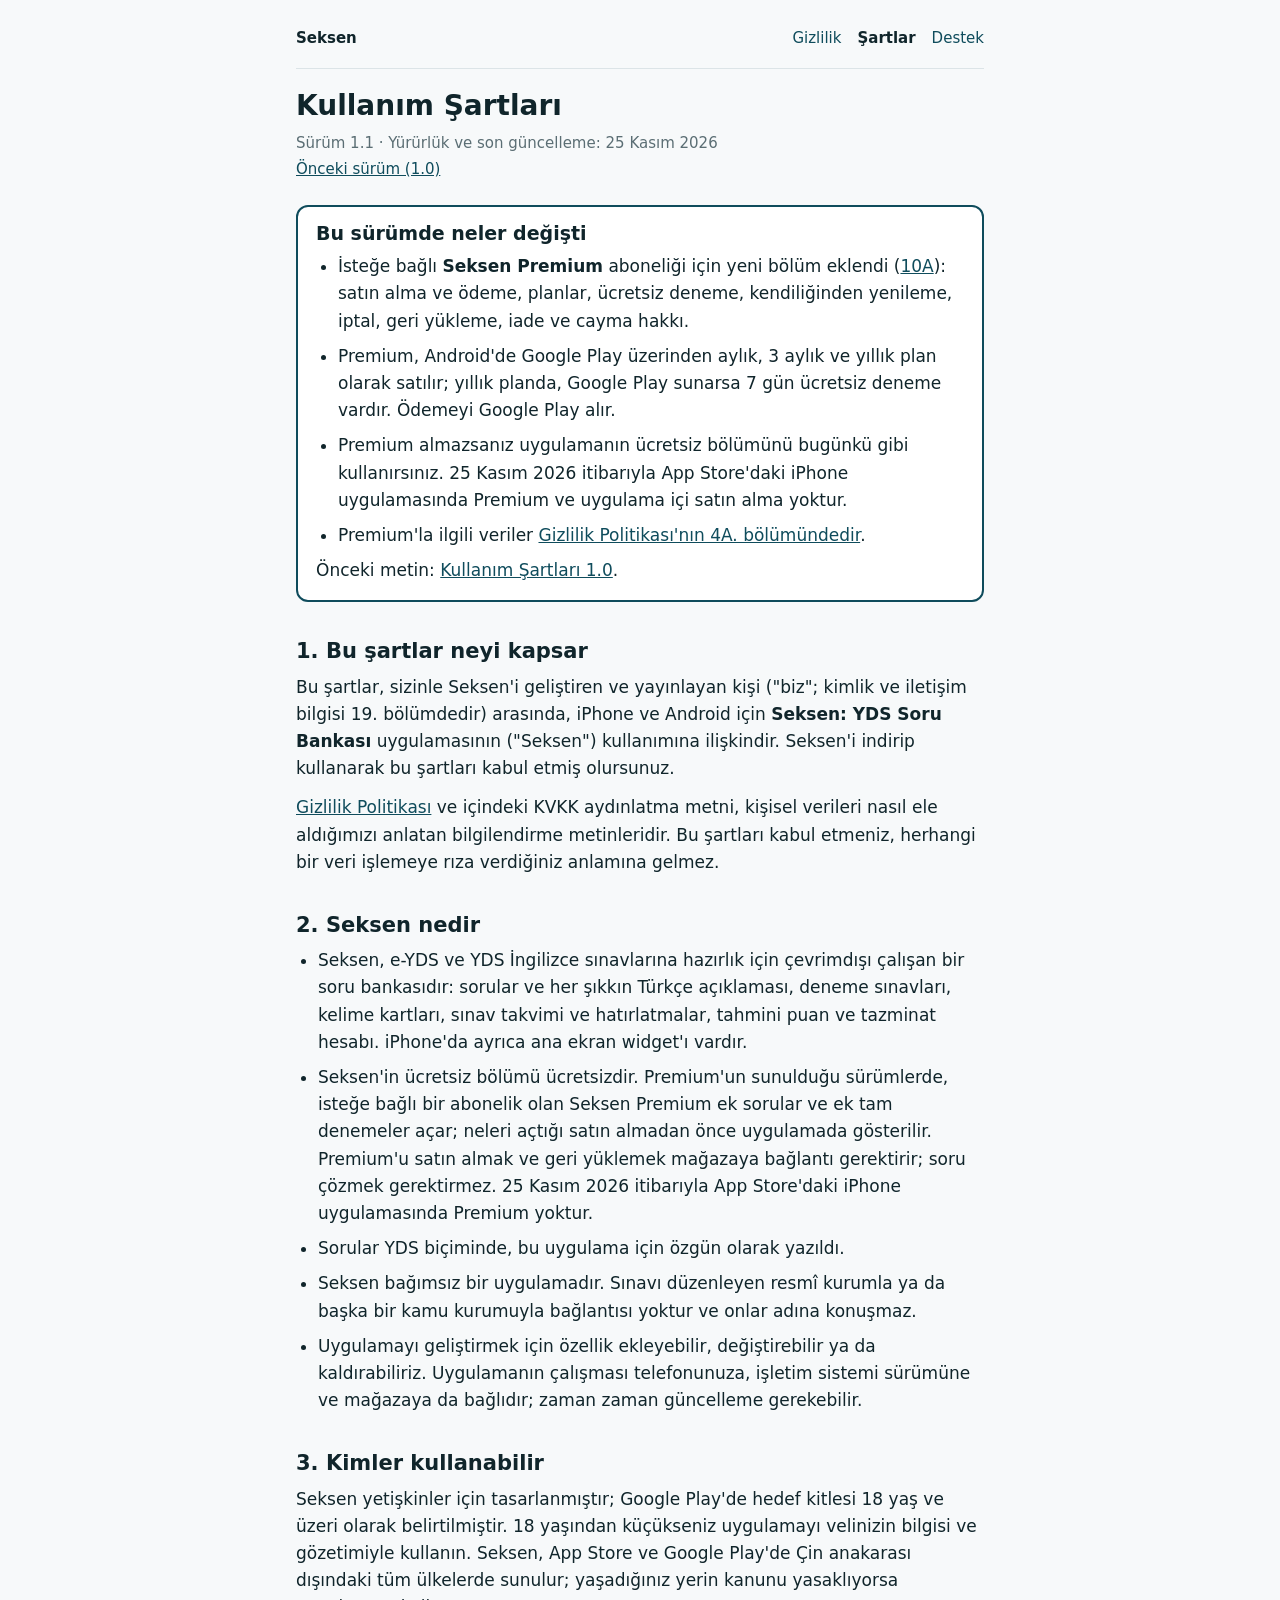
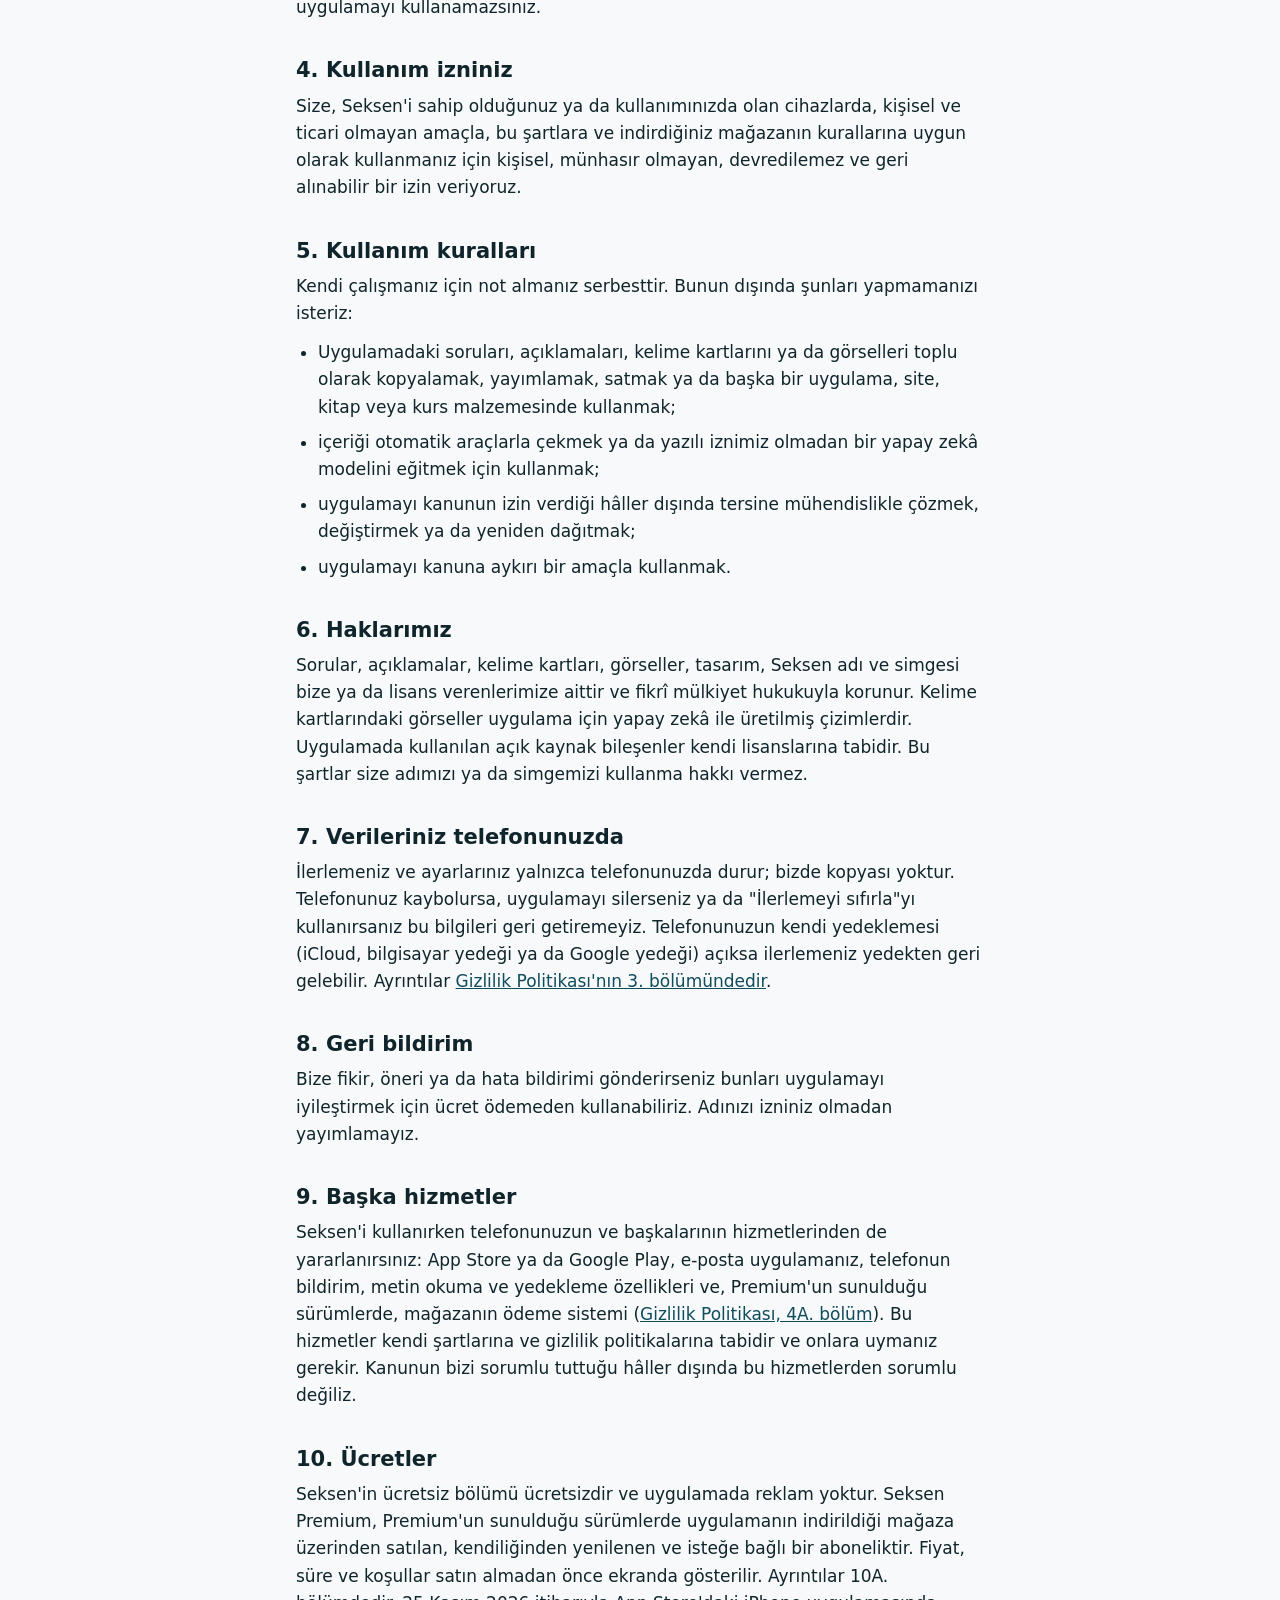
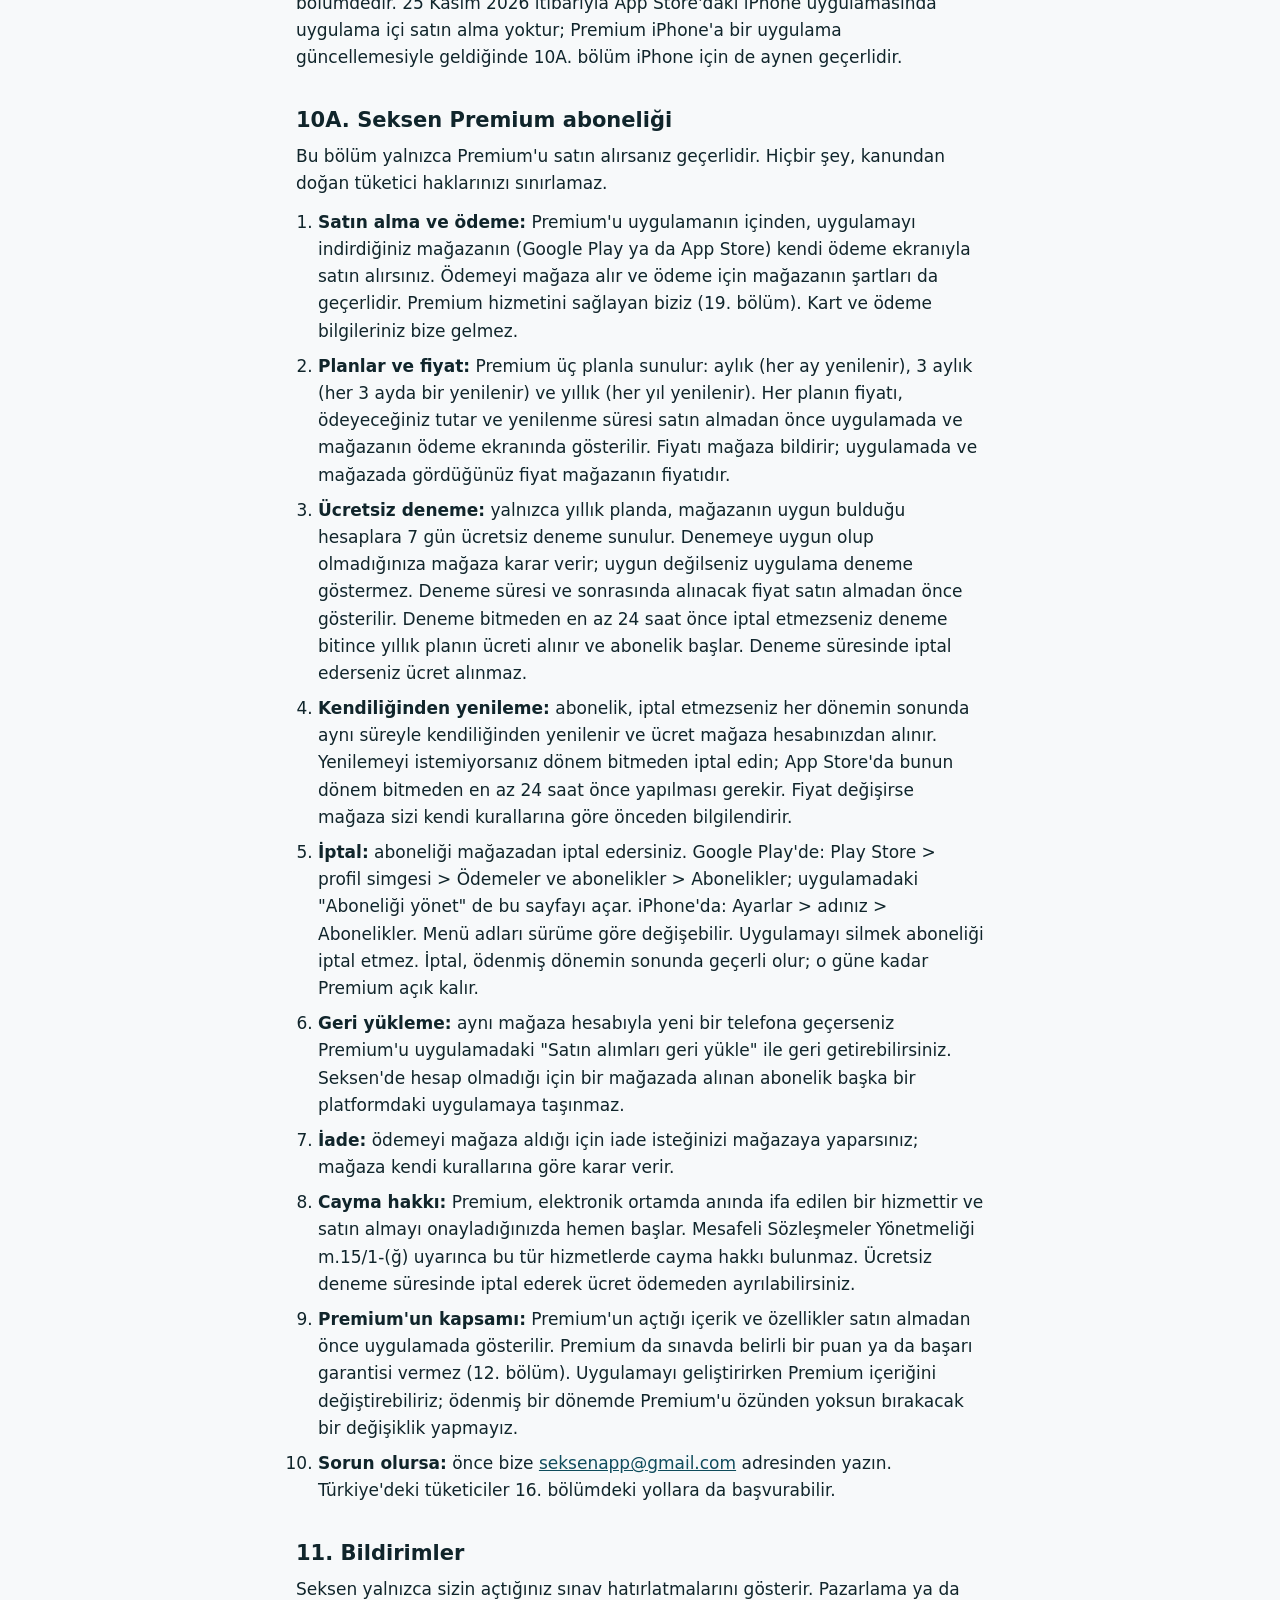
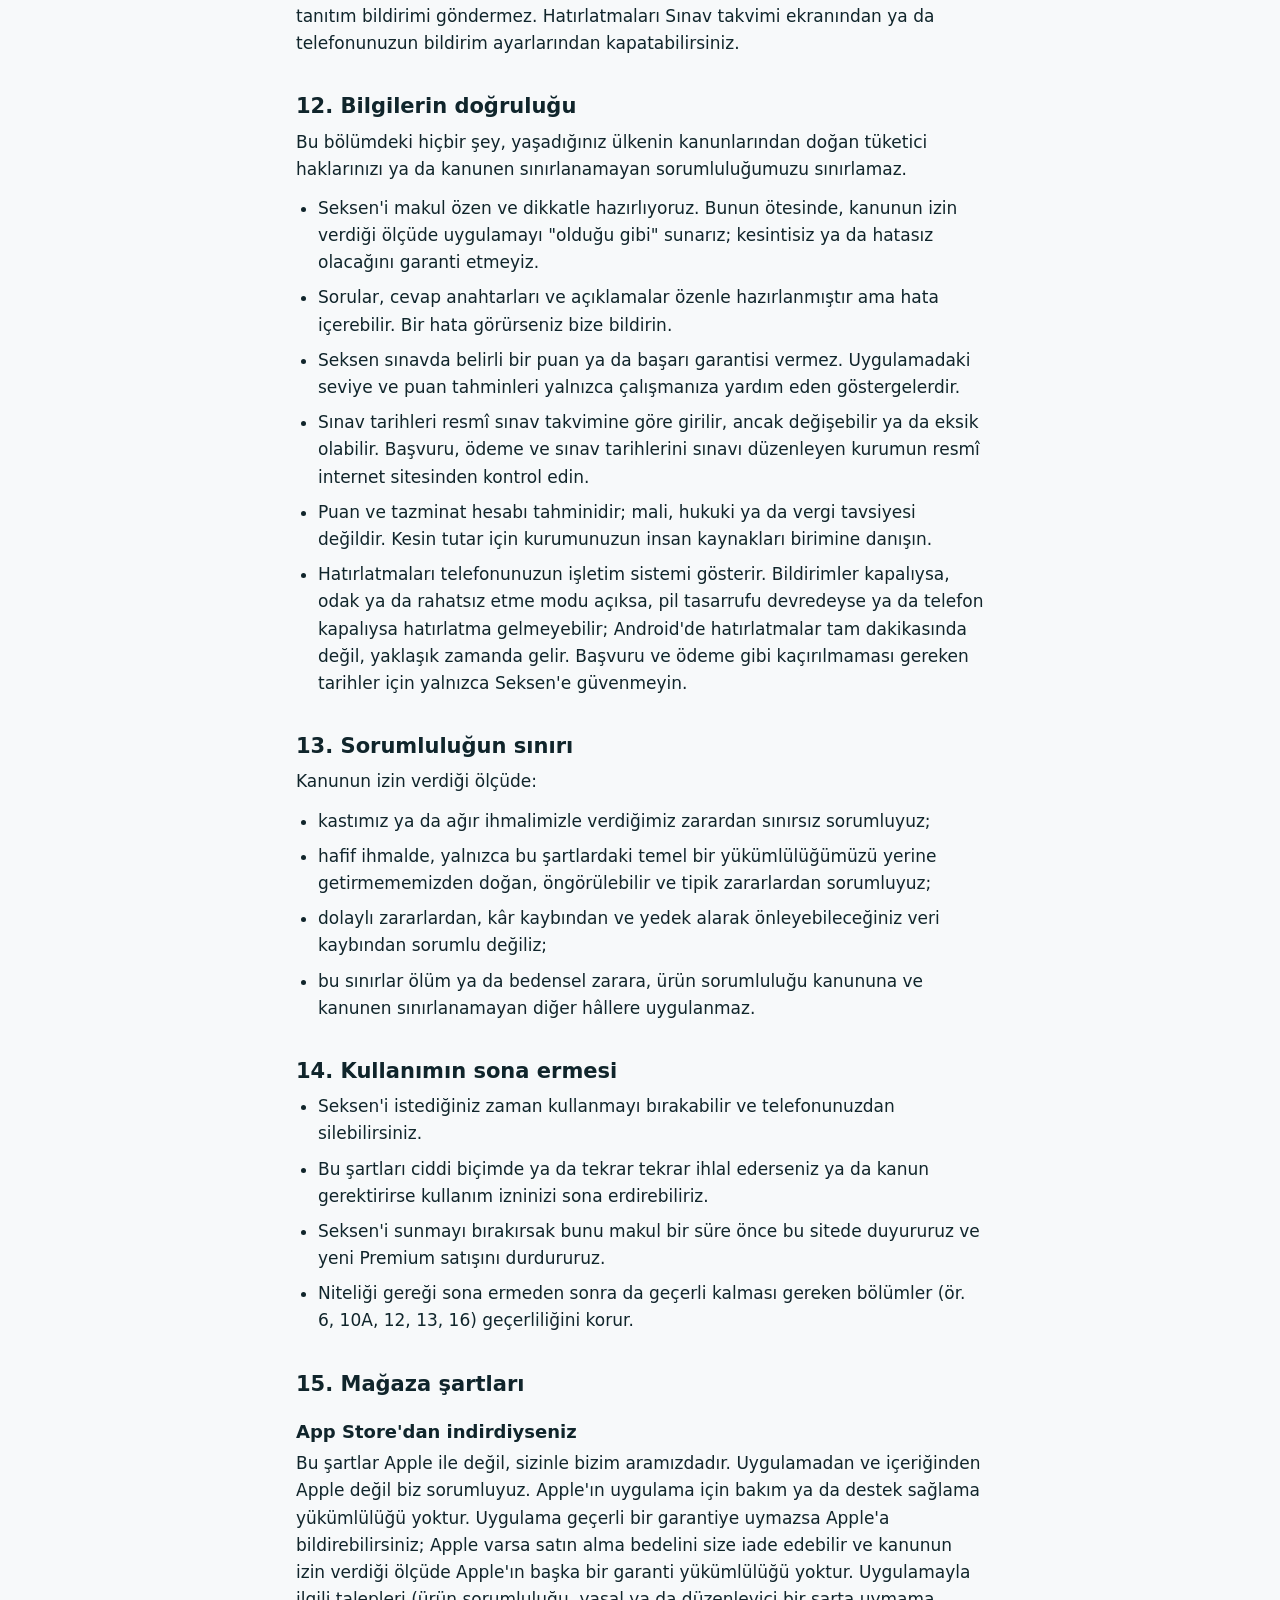
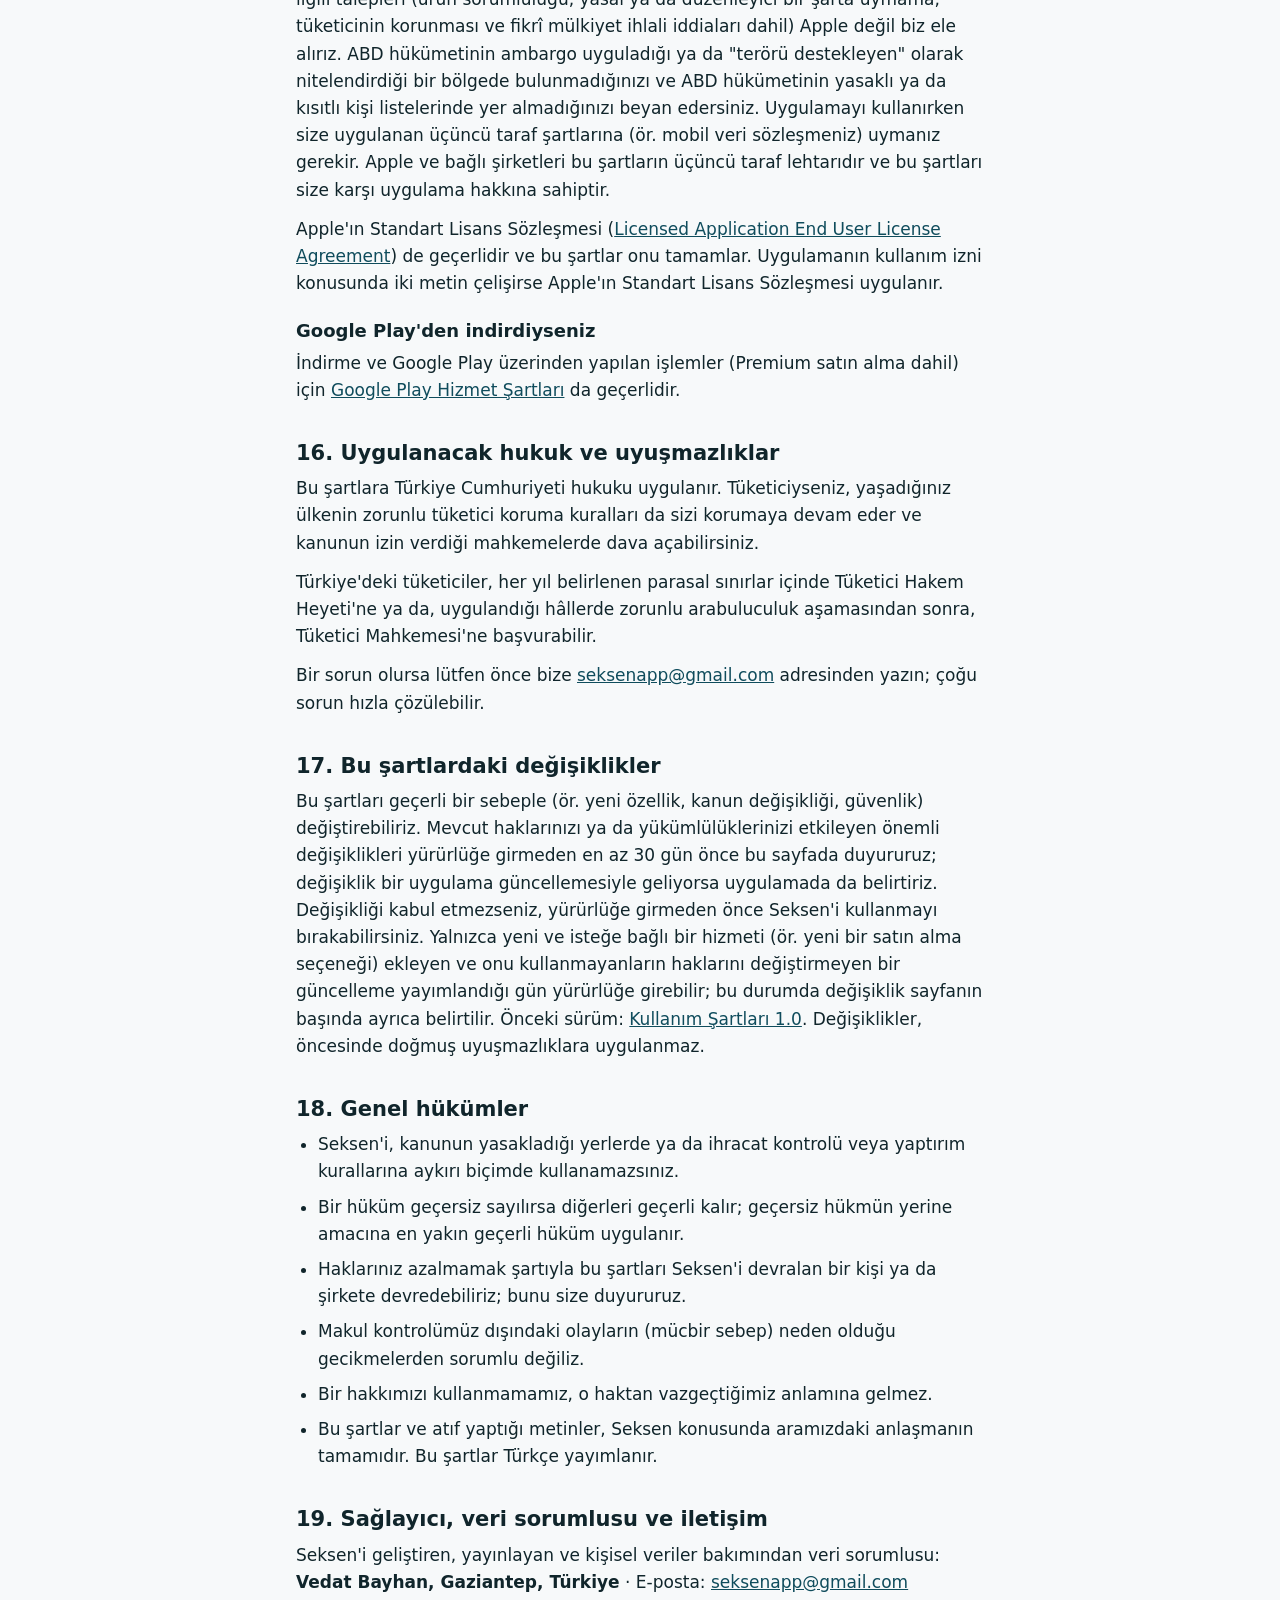
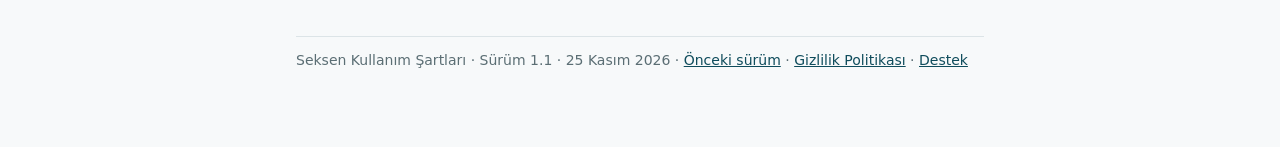
<file: sartlar/index.html>
<!doctype html>
<html lang="tr">
<head>
  <meta charset="utf-8">
  <meta name="viewport" content="width=device-width, initial-scale=1">
  <meta http-equiv="Content-Security-Policy" content="default-src 'none'; style-src 'self'; img-src 'self'; base-uri 'none'; form-action 'none'">
  <meta name="referrer" content="no-referrer">
  <title>Kullanım Şartları · Seksen</title>
  <meta name="description" content="Seksen: YDS Soru Bankası kullanım şartları. İsteğe bağlı Seksen Premium aboneliği: satın alma, ücretsiz deneme, yenileme, iptal ve iade.">
  <link rel="stylesheet" href="../style.css">
</head>
<body>
  <div class="wrap">
    <nav class="top" aria-label="Site">
      <a class="brand" href="../">Seksen</a>
      <a href="../gizlilik/">Gizlilik</a>
      <a href="./" aria-current="page">Şartlar</a>
      <a href="../destek/">Destek</a>
    </nav>

    <header class="page">
      <h1>Kullanım Şartları</h1>
      <p class="meta">Sürüm 1.1 · Yürürlük ve son güncelleme: 25 Kasım 2026</p>
      <p class="meta"><a href="surum-1-0/">Önceki sürüm (1.0)</a></p>
    </header>

    <section class="notice" aria-labelledby="yeni">
      <h2 id="yeni">Bu sürümde neler değişti</h2>
      <ul>
        <li>İsteğe bağlı <strong>Seksen Premium</strong> aboneliği için yeni bölüm eklendi (<a href="#abonelik">10A</a>): satın alma ve ödeme, planlar, ücretsiz deneme, kendiliğinden yenileme, iptal, geri yükleme, iade ve cayma hakkı.</li>
        <li>Premium, Android'de Google Play üzerinden aylık, 3 aylık ve yıllık plan olarak satılır; yıllık planda, Google Play sunarsa 7 gün ücretsiz deneme vardır. Ödemeyi Google Play alır.</li>
        <li>Premium almazsanız uygulamanın ücretsiz bölümünü bugünkü gibi kullanırsınız. 25 Kasım 2026 itibarıyla App Store'daki iPhone uygulamasında Premium ve uygulama içi satın alma yoktur.</li>
        <li>Premium'la ilgili veriler <a href="../gizlilik/#premium">Gizlilik Politikası'nın 4A. bölümündedir</a>.</li>
      </ul>
      <p>Önceki metin: <a href="surum-1-0/">Kullanım Şartları 1.0</a>.</p>
    </section>

    <h2 id="kapsam">1. Bu şartlar neyi kapsar</h2>
    <p>Bu şartlar, sizinle Seksen'i geliştiren ve yayınlayan kişi ("biz"; kimlik ve iletişim bilgisi 19. bölümdedir) arasında, iPhone ve Android için <strong>Seksen: YDS Soru Bankası</strong> uygulamasının ("Seksen") kullanımına ilişkindir. Seksen'i indirip kullanarak bu şartları kabul etmiş olursunuz.</p>
    <p><a href="../gizlilik/">Gizlilik Politikası</a> ve içindeki KVKK aydınlatma metni, kişisel verileri nasıl ele aldığımızı anlatan bilgilendirme metinleridir. Bu şartları kabul etmeniz, herhangi bir veri işlemeye rıza verdiğiniz anlamına gelmez.</p>

    <h2 id="hizmet">2. Seksen nedir</h2>
    <ul>
      <li>Seksen, e-YDS ve YDS İngilizce sınavlarına hazırlık için çevrimdışı çalışan bir soru bankasıdır: sorular ve her şıkkın Türkçe açıklaması, deneme sınavları, kelime kartları, sınav takvimi ve hatırlatmalar, tahmini puan ve tazminat hesabı. iPhone'da ayrıca ana ekran widget'ı vardır.</li>
      <li>Seksen'in ücretsiz bölümü ücretsizdir. Premium'un sunulduğu sürümlerde, isteğe bağlı bir abonelik olan Seksen Premium ek sorular ve ek tam denemeler açar; neleri açtığı satın almadan önce uygulamada gösterilir. Premium'u satın almak ve geri yüklemek mağazaya bağlantı gerektirir; soru çözmek gerektirmez. 25 Kasım 2026 itibarıyla App Store'daki iPhone uygulamasında Premium yoktur.</li>
      <li>Sorular YDS biçiminde, bu uygulama için özgün olarak yazıldı.</li>
      <li>Seksen bağımsız bir uygulamadır. Sınavı düzenleyen resmî kurumla ya da başka bir kamu kurumuyla bağlantısı yoktur ve onlar adına konuşmaz.</li>
      <li>Uygulamayı geliştirmek için özellik ekleyebilir, değiştirebilir ya da kaldırabiliriz. Uygulamanın çalışması telefonunuza, işletim sistemi sürümüne ve mağazaya da bağlıdır; zaman zaman güncelleme gerekebilir.</li>
    </ul>

    <h2 id="kimler">3. Kimler kullanabilir</h2>
    <p>Seksen yetişkinler için tasarlanmıştır; Google Play'de hedef kitlesi 18 yaş ve üzeri olarak belirtilmiştir. 18 yaşından küçükseniz uygulamayı velinizin bilgisi ve gözetimiyle kullanın. Seksen, App Store ve Google Play'de Çin anakarası dışındaki tüm ülkelerde sunulur; yaşadığınız yerin kanunu yasaklıyorsa uygulamayı kullanamazsınız.</p>

    <h2 id="lisans">4. Kullanım izniniz</h2>
    <p>Size, Seksen'i sahip olduğunuz ya da kullanımınızda olan cihazlarda, kişisel ve ticari olmayan amaçla, bu şartlara ve indirdiğiniz mağazanın kurallarına uygun olarak kullanmanız için kişisel, münhasır olmayan, devredilemez ve geri alınabilir bir izin veriyoruz.</p>

    <h2 id="kurallar">5. Kullanım kuralları</h2>
    <p>Kendi çalışmanız için not almanız serbesttir. Bunun dışında şunları yapmamanızı isteriz:</p>
    <ul>
      <li>Uygulamadaki soruları, açıklamaları, kelime kartlarını ya da görselleri toplu olarak kopyalamak, yayımlamak, satmak ya da başka bir uygulama, site, kitap veya kurs malzemesinde kullanmak;</li>
      <li>içeriği otomatik araçlarla çekmek ya da yazılı iznimiz olmadan bir yapay zekâ modelini eğitmek için kullanmak;</li>
      <li>uygulamayı kanunun izin verdiği hâller dışında tersine mühendislikle çözmek, değiştirmek ya da yeniden dağıtmak;</li>
      <li>uygulamayı kanuna aykırı bir amaçla kullanmak.</li>
    </ul>

    <h2 id="haklar">6. Haklarımız</h2>
    <p>Sorular, açıklamalar, kelime kartları, görseller, tasarım, Seksen adı ve simgesi bize ya da lisans verenlerimize aittir ve fikrî mülkiyet hukukuyla korunur. Kelime kartlarındaki görseller uygulama için yapay zekâ ile üretilmiş çizimlerdir. Uygulamada kullanılan açık kaynak bileşenler kendi lisanslarına tabidir. Bu şartlar size adımızı ya da simgemizi kullanma hakkı vermez.</p>

    <h2 id="veriniz">7. Verileriniz telefonunuzda</h2>
    <p>İlerlemeniz ve ayarlarınız yalnızca telefonunuzda durur; bizde kopyası yoktur. Telefonunuz kaybolursa, uygulamayı silerseniz ya da "İlerlemeyi sıfırla"yı kullanırsanız bu bilgileri geri getiremeyiz. Telefonunuzun kendi yedeklemesi (iCloud, bilgisayar yedeği ya da Google yedeği) açıksa ilerlemeniz yedekten geri gelebilir. Ayrıntılar <a href="../gizlilik/#yedek">Gizlilik Politikası'nın 3. bölümündedir</a>.</p>

    <h2 id="geribildirim">8. Geri bildirim</h2>
    <p>Bize fikir, öneri ya da hata bildirimi gönderirseniz bunları uygulamayı iyileştirmek için ücret ödemeden kullanabiliriz. Adınızı izniniz olmadan yayımlamayız.</p>

    <h2 id="ucuncu">9. Başka hizmetler</h2>
    <p>Seksen'i kullanırken telefonunuzun ve başkalarının hizmetlerinden de yararlanırsınız: App Store ya da Google Play, e-posta uygulamanız, telefonun bildirim, metin okuma ve yedekleme özellikleri ve, Premium'un sunulduğu sürümlerde, mağazanın ödeme sistemi (<a href="../gizlilik/#premium">Gizlilik Politikası, 4A. bölüm</a>). Bu hizmetler kendi şartlarına ve gizlilik politikalarına tabidir ve onlara uymanız gerekir. Kanunun bizi sorumlu tuttuğu hâller dışında bu hizmetlerden sorumlu değiliz.</p>

    <h2 id="ucret">10. Ücretler</h2>
    <p>Seksen'in ücretsiz bölümü ücretsizdir ve uygulamada reklam yoktur. Seksen Premium, Premium'un sunulduğu sürümlerde uygulamanın indirildiği mağaza üzerinden satılan, kendiliğinden yenilenen ve isteğe bağlı bir aboneliktir. Fiyat, süre ve koşullar satın almadan önce ekranda gösterilir. Ayrıntılar 10A. bölümdedir. 25 Kasım 2026 itibarıyla App Store'daki iPhone uygulamasında uygulama içi satın alma yoktur; Premium iPhone'a bir uygulama güncellemesiyle geldiğinde 10A. bölüm iPhone için de aynen geçerlidir.</p>

    <h2 id="abonelik">10A. Seksen Premium aboneliği</h2>
    <p>Bu bölüm yalnızca Premium'u satın alırsanız geçerlidir. Hiçbir şey, kanundan doğan tüketici haklarınızı sınırlamaz.</p>
    <ol>
      <li><strong>Satın alma ve ödeme:</strong> Premium'u uygulamanın içinden, uygulamayı indirdiğiniz mağazanın (Google Play ya da App Store) kendi ödeme ekranıyla satın alırsınız. Ödemeyi mağaza alır ve ödeme için mağazanın şartları da geçerlidir. Premium hizmetini sağlayan biziz (19. bölüm). Kart ve ödeme bilgileriniz bize gelmez.</li>
      <li><strong>Planlar ve fiyat:</strong> Premium üç planla sunulur: aylık (her ay yenilenir), 3 aylık (her 3 ayda bir yenilenir) ve yıllık (her yıl yenilenir). Her planın fiyatı, ödeyeceğiniz tutar ve yenilenme süresi satın almadan önce uygulamada ve mağazanın ödeme ekranında gösterilir. Fiyatı mağaza bildirir; uygulamada ve mağazada gördüğünüz fiyat mağazanın fiyatıdır.</li>
      <li><strong>Ücretsiz deneme:</strong> yalnızca yıllık planda, mağazanın uygun bulduğu hesaplara 7 gün ücretsiz deneme sunulur. Denemeye uygun olup olmadığınıza mağaza karar verir; uygun değilseniz uygulama deneme göstermez. Deneme süresi ve sonrasında alınacak fiyat satın almadan önce gösterilir. Deneme bitmeden en az 24 saat önce iptal etmezseniz deneme bitince yıllık planın ücreti alınır ve abonelik başlar. Deneme süresinde iptal ederseniz ücret alınmaz.</li>
      <li><strong>Kendiliğinden yenileme:</strong> abonelik, iptal etmezseniz her dönemin sonunda aynı süreyle kendiliğinden yenilenir ve ücret mağaza hesabınızdan alınır. Yenilemeyi istemiyorsanız dönem bitmeden iptal edin; App Store'da bunun dönem bitmeden en az 24 saat önce yapılması gerekir. Fiyat değişirse mağaza sizi kendi kurallarına göre önceden bilgilendirir.</li>
      <li><strong>İptal:</strong> aboneliği mağazadan iptal edersiniz. Google Play'de: Play Store &gt; profil simgesi &gt; Ödemeler ve abonelikler &gt; Abonelikler; uygulamadaki "Aboneliği yönet" de bu sayfayı açar. iPhone'da: Ayarlar &gt; adınız &gt; Abonelikler. Menü adları sürüme göre değişebilir. Uygulamayı silmek aboneliği iptal etmez. İptal, ödenmiş dönemin sonunda geçerli olur; o güne kadar Premium açık kalır.</li>
      <li><strong>Geri yükleme:</strong> aynı mağaza hesabıyla yeni bir telefona geçerseniz Premium'u uygulamadaki "Satın alımları geri yükle" ile geri getirebilirsiniz. Seksen'de hesap olmadığı için bir mağazada alınan abonelik başka bir platformdaki uygulamaya taşınmaz.</li>
      <li><strong>İade:</strong> ödemeyi mağaza aldığı için iade isteğinizi mağazaya yaparsınız; mağaza kendi kurallarına göre karar verir.</li>
      <li><strong>Cayma hakkı:</strong> Premium, elektronik ortamda anında ifa edilen bir hizmettir ve satın almayı onayladığınızda hemen başlar. Mesafeli Sözleşmeler Yönetmeliği m.15/1-(ğ) uyarınca bu tür hizmetlerde cayma hakkı bulunmaz. Ücretsiz deneme süresinde iptal ederek ücret ödemeden ayrılabilirsiniz.</li>
      <li><strong>Premium'un kapsamı:</strong> Premium'un açtığı içerik ve özellikler satın almadan önce uygulamada gösterilir. Premium da sınavda belirli bir puan ya da başarı garantisi vermez (12. bölüm). Uygulamayı geliştirirken Premium içeriğini değiştirebiliriz; ödenmiş bir dönemde Premium'u özünden yoksun bırakacak bir değişiklik yapmayız.</li>
      <li><strong>Sorun olursa:</strong> önce bize <a href="mailto:seksenapp@gmail.com">seksenapp@gmail.com</a> adresinden yazın. Türkiye'deki tüketiciler 16. bölümdeki yollara da başvurabilir.</li>
    </ol>

    <h2 id="bildirim">11. Bildirimler</h2>
    <p>Seksen yalnızca sizin açtığınız sınav hatırlatmalarını gösterir. Pazarlama ya da tanıtım bildirimi göndermez. Hatırlatmaları Sınav takvimi ekranından ya da telefonunuzun bildirim ayarlarından kapatabilirsiniz.</p>

    <h2 id="sorumluluk-reddi">12. Bilgilerin doğruluğu</h2>
    <p>Bu bölümdeki hiçbir şey, yaşadığınız ülkenin kanunlarından doğan tüketici haklarınızı ya da kanunen sınırlanamayan sorumluluğumuzu sınırlamaz.</p>
    <ul>
      <li>Seksen'i makul özen ve dikkatle hazırlıyoruz. Bunun ötesinde, kanunun izin verdiği ölçüde uygulamayı "olduğu gibi" sunarız; kesintisiz ya da hatasız olacağını garanti etmeyiz.</li>
      <li>Sorular, cevap anahtarları ve açıklamalar özenle hazırlanmıştır ama hata içerebilir. Bir hata görürseniz bize bildirin.</li>
      <li>Seksen sınavda belirli bir puan ya da başarı garantisi vermez. Uygulamadaki seviye ve puan tahminleri yalnızca çalışmanıza yardım eden göstergelerdir.</li>
      <li>Sınav tarihleri resmî sınav takvimine göre girilir, ancak değişebilir ya da eksik olabilir. Başvuru, ödeme ve sınav tarihlerini sınavı düzenleyen kurumun resmî internet sitesinden kontrol edin.</li>
      <li>Puan ve tazminat hesabı tahminidir; mali, hukuki ya da vergi tavsiyesi değildir. Kesin tutar için kurumunuzun insan kaynakları birimine danışın.</li>
      <li>Hatırlatmaları telefonunuzun işletim sistemi gösterir. Bildirimler kapalıysa, odak ya da rahatsız etme modu açıksa, pil tasarrufu devredeyse ya da telefon kapalıysa hatırlatma gelmeyebilir; Android'de hatırlatmalar tam dakikasında değil, yaklaşık zamanda gelir. Başvuru ve ödeme gibi kaçırılmaması gereken tarihler için yalnızca Seksen'e güvenmeyin.</li>
    </ul>

    <h2 id="sinir">13. Sorumluluğun sınırı</h2>
    <p>Kanunun izin verdiği ölçüde:</p>
    <ul>
      <li>kastımız ya da ağır ihmalimizle verdiğimiz zarardan sınırsız sorumluyuz;</li>
      <li>hafif ihmalde, yalnızca bu şartlardaki temel bir yükümlülüğümüzü yerine getirmememizden doğan, öngörülebilir ve tipik zararlardan sorumluyuz;</li>
      <li>dolaylı zararlardan, kâr kaybından ve yedek alarak önleyebileceğiniz veri kaybından sorumlu değiliz;</li>
      <li>bu sınırlar ölüm ya da bedensel zarara, ürün sorumluluğu kanununa ve kanunen sınırlanamayan diğer hâllere uygulanmaz.</li>
    </ul>

    <h2 id="sona-erme">14. Kullanımın sona ermesi</h2>
    <ul>
      <li>Seksen'i istediğiniz zaman kullanmayı bırakabilir ve telefonunuzdan silebilirsiniz.</li>
      <li>Bu şartları ciddi biçimde ya da tekrar tekrar ihlal ederseniz ya da kanun gerektirirse kullanım izninizi sona erdirebiliriz.</li>
      <li>Seksen'i sunmayı bırakırsak bunu makul bir süre önce bu sitede duyururuz ve yeni Premium satışını durdururuz.</li>
      <li>Niteliği gereği sona ermeden sonra da geçerli kalması gereken bölümler (ör. 6, 10A, 12, 13, 16) geçerliliğini korur.</li>
    </ul>

    <h2 id="magaza">15. Mağaza şartları</h2>
    <h3>App Store'dan indirdiyseniz</h3>
    <p>Bu şartlar Apple ile değil, sizinle bizim aramızdadır. Uygulamadan ve içeriğinden Apple değil biz sorumluyuz. Apple'ın uygulama için bakım ya da destek sağlama yükümlülüğü yoktur. Uygulama geçerli bir garantiye uymazsa Apple'a bildirebilirsiniz; Apple varsa satın alma bedelini size iade edebilir ve kanunun izin verdiği ölçüde Apple'ın başka bir garanti yükümlülüğü yoktur. Uygulamayla ilgili talepleri (ürün sorumluluğu, yasal ya da düzenleyici bir şarta uymama, tüketicinin korunması ve fikrî mülkiyet ihlali iddiaları dahil) Apple değil biz ele alırız. ABD hükümetinin ambargo uyguladığı ya da "terörü destekleyen" olarak nitelendirdiği bir bölgede bulunmadığınızı ve ABD hükümetinin yasaklı ya da kısıtlı kişi listelerinde yer almadığınızı beyan edersiniz. Uygulamayı kullanırken size uygulanan üçüncü taraf şartlarına (ör. mobil veri sözleşmeniz) uymanız gerekir. Apple ve bağlı şirketleri bu şartların üçüncü taraf lehtarıdır ve bu şartları size karşı uygulama hakkına sahiptir.</p>
    <p>Apple'ın Standart Lisans Sözleşmesi (<a href="https://www.apple.com/legal/internet-services/itunes/dev/stdeula/">Licensed Application End User License Agreement</a>) de geçerlidir ve bu şartlar onu tamamlar. Uygulamanın kullanım izni konusunda iki metin çelişirse Apple'ın Standart Lisans Sözleşmesi uygulanır.</p>
    <h3>Google Play'den indirdiyseniz</h3>
    <p>İndirme ve Google Play üzerinden yapılan işlemler (Premium satın alma dahil) için <a href="https://play.google.com/about/play-terms/">Google Play Hizmet Şartları</a> da geçerlidir.</p>

    <h2 id="hukuk">16. Uygulanacak hukuk ve uyuşmazlıklar</h2>
    <p>Bu şartlara Türkiye Cumhuriyeti hukuku uygulanır. Tüketiciyseniz, yaşadığınız ülkenin zorunlu tüketici koruma kuralları da sizi korumaya devam eder ve kanunun izin verdiği mahkemelerde dava açabilirsiniz.</p>
    <p>Türkiye'deki tüketiciler, her yıl belirlenen parasal sınırlar içinde Tüketici Hakem Heyeti'ne ya da, uygulandığı hâllerde zorunlu arabuluculuk aşamasından sonra, Tüketici Mahkemesi'ne başvurabilir.</p>
    <p>Bir sorun olursa lütfen önce bize <a href="mailto:seksenapp@gmail.com">seksenapp@gmail.com</a> adresinden yazın; çoğu sorun hızla çözülebilir.</p>

    <h2 id="degisiklik">17. Bu şartlardaki değişiklikler</h2>
    <p>Bu şartları geçerli bir sebeple (ör. yeni özellik, kanun değişikliği, güvenlik) değiştirebiliriz. Mevcut haklarınızı ya da yükümlülüklerinizi etkileyen önemli değişiklikleri yürürlüğe girmeden en az 30 gün önce bu sayfada duyururuz; değişiklik bir uygulama güncellemesiyle geliyorsa uygulamada da belirtiriz. Değişikliği kabul etmezseniz, yürürlüğe girmeden önce Seksen'i kullanmayı bırakabilirsiniz. Yalnızca yeni ve isteğe bağlı bir hizmeti (ör. yeni bir satın alma seçeneği) ekleyen ve onu kullanmayanların haklarını değiştirmeyen bir güncelleme yayımlandığı gün yürürlüğe girebilir; bu durumda değişiklik sayfanın başında ayrıca belirtilir. Önceki sürüm: <a href="surum-1-0/">Kullanım Şartları 1.0</a>. Değişiklikler, öncesinde doğmuş uyuşmazlıklara uygulanmaz.</p>

    <h2 id="genel">18. Genel hükümler</h2>
    <ul>
      <li>Seksen'i, kanunun yasakladığı yerlerde ya da ihracat kontrolü veya yaptırım kurallarına aykırı biçimde kullanamazsınız.</li>
      <li>Bir hüküm geçersiz sayılırsa diğerleri geçerli kalır; geçersiz hükmün yerine amacına en yakın geçerli hüküm uygulanır.</li>
      <li>Haklarınız azalmamak şartıyla bu şartları Seksen'i devralan bir kişi ya da şirkete devredebiliriz; bunu size duyururuz.</li>
      <li>Makul kontrolümüz dışındaki olayların (mücbir sebep) neden olduğu gecikmelerden sorumlu değiliz.</li>
      <li>Bir hakkımızı kullanmamamız, o haktan vazgeçtiğimiz anlamına gelmez.</li>
      <li>Bu şartlar ve atıf yaptığı metinler, Seksen konusunda aramızdaki anlaşmanın tamamıdır. Bu şartlar Türkçe yayımlanır.</li>
    </ul>

    <h2 id="iletisim">19. Sağlayıcı, veri sorumlusu ve iletişim</h2>
    <p>Seksen'i geliştiren, yayınlayan ve kişisel veriler bakımından veri sorumlusu: <strong>Vedat Bayhan, Gaziantep, Türkiye</strong> · E-posta: <a href="mailto:seksenapp@gmail.com">seksenapp@gmail.com</a></p>

    <footer class="page">
      <p class="small">Seksen Kullanım Şartları · Sürüm 1.1 · 25 Kasım 2026 · <a href="surum-1-0/">Önceki sürüm</a> · <a href="../gizlilik/">Gizlilik Politikası</a> · <a href="../destek/">Destek</a></p>
    </footer>
  </div>
</body>
</html>
</file>
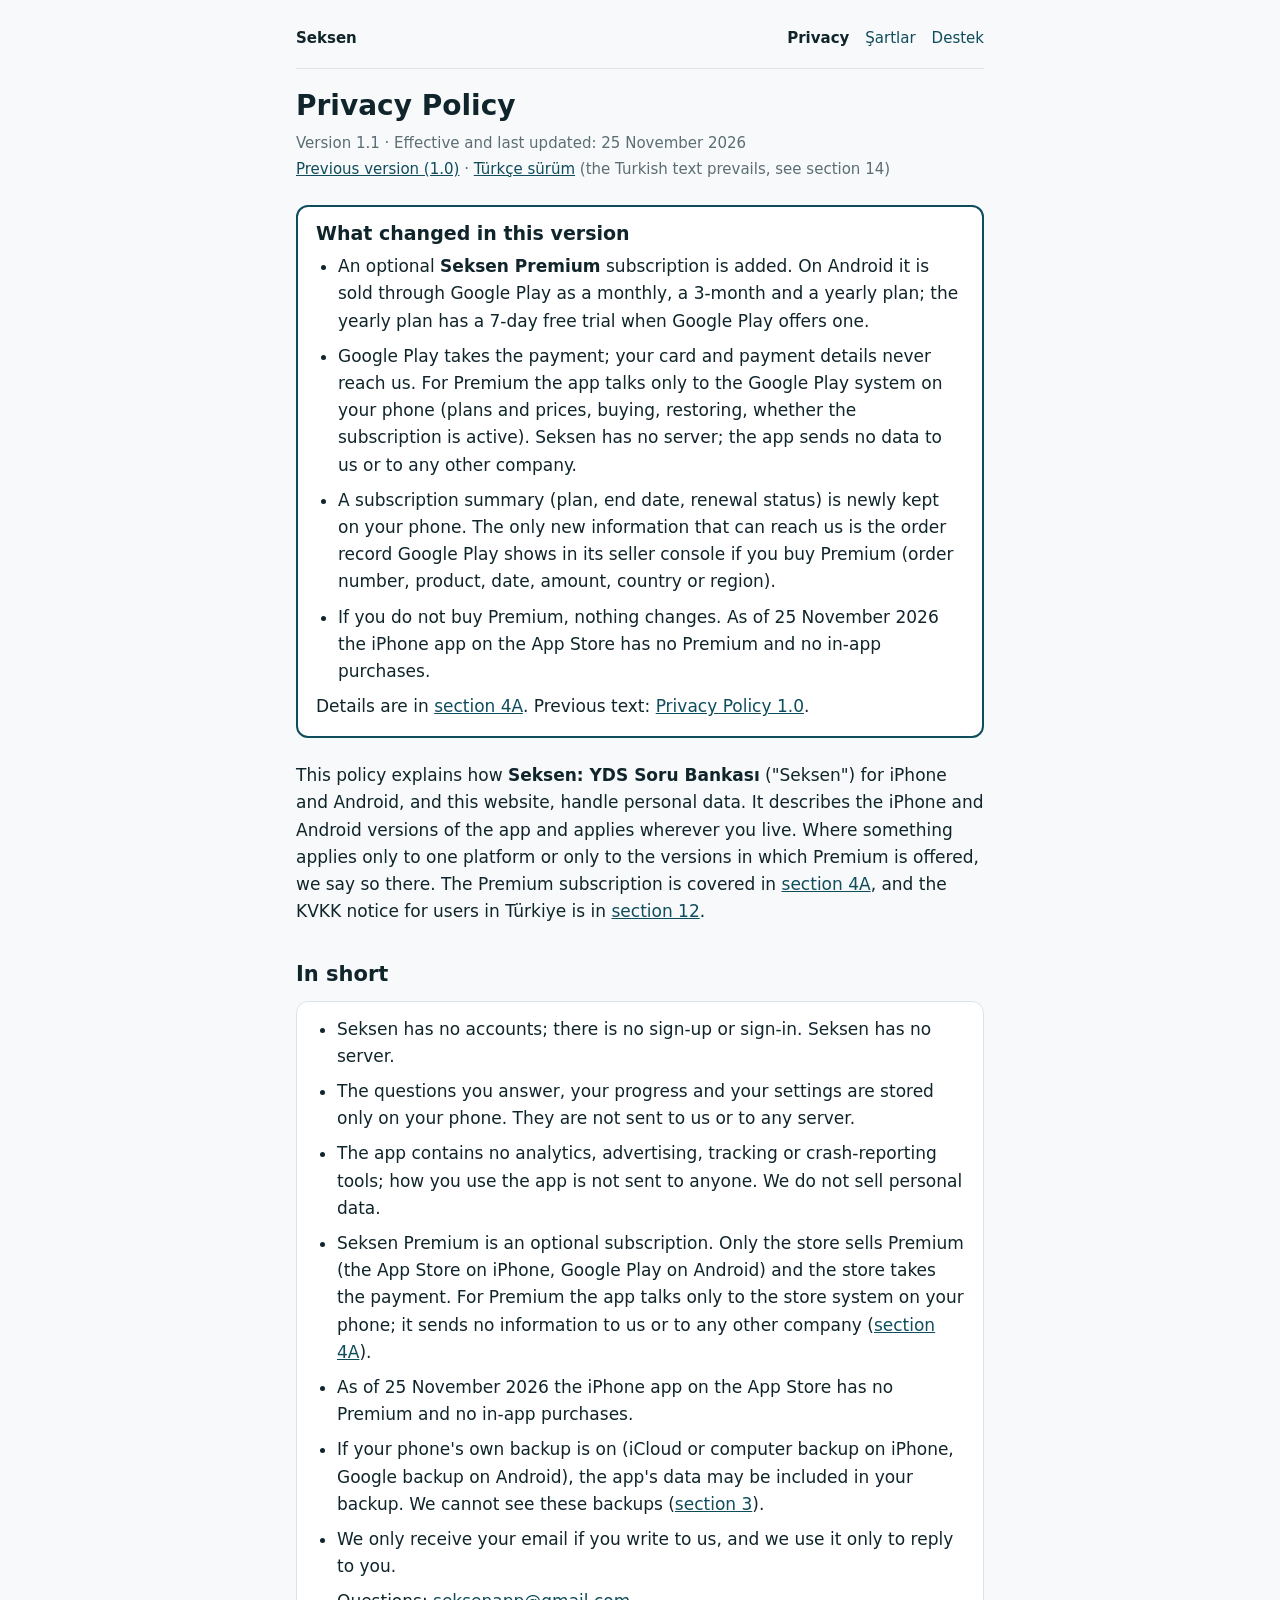
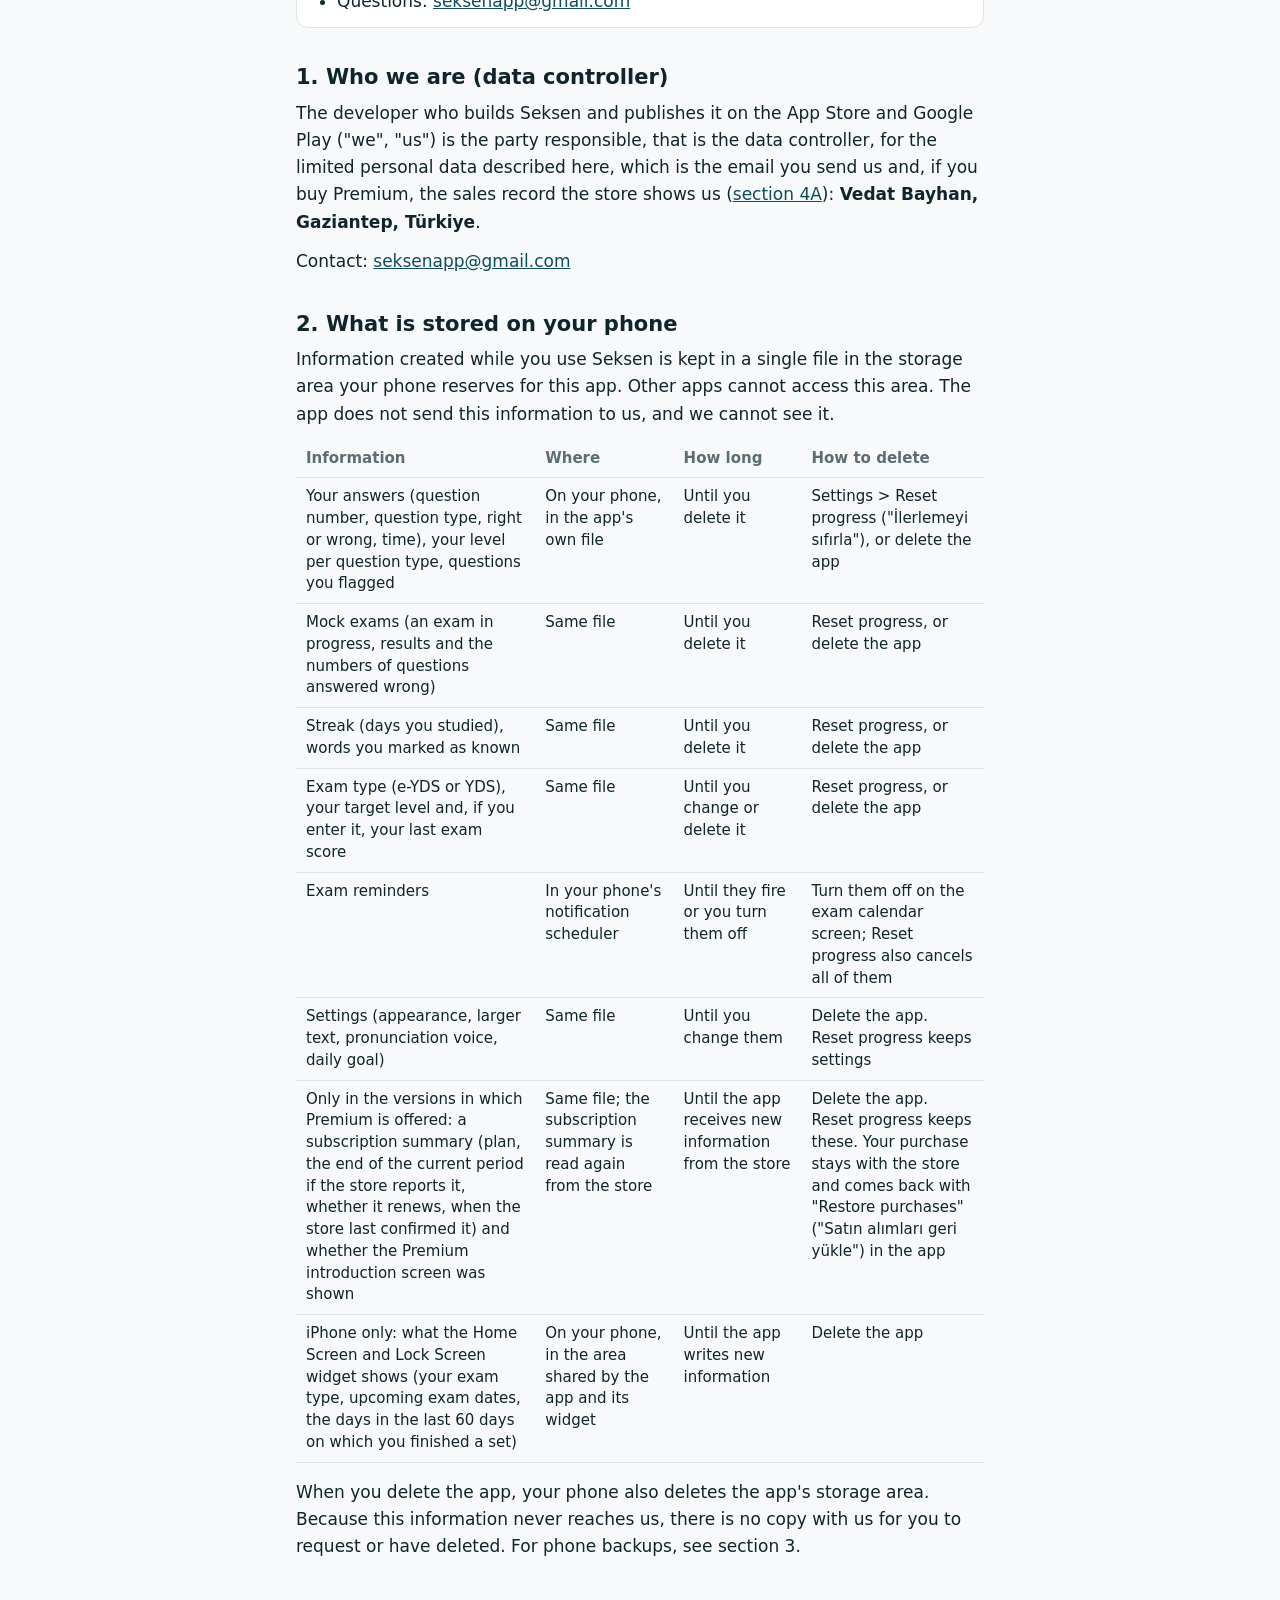
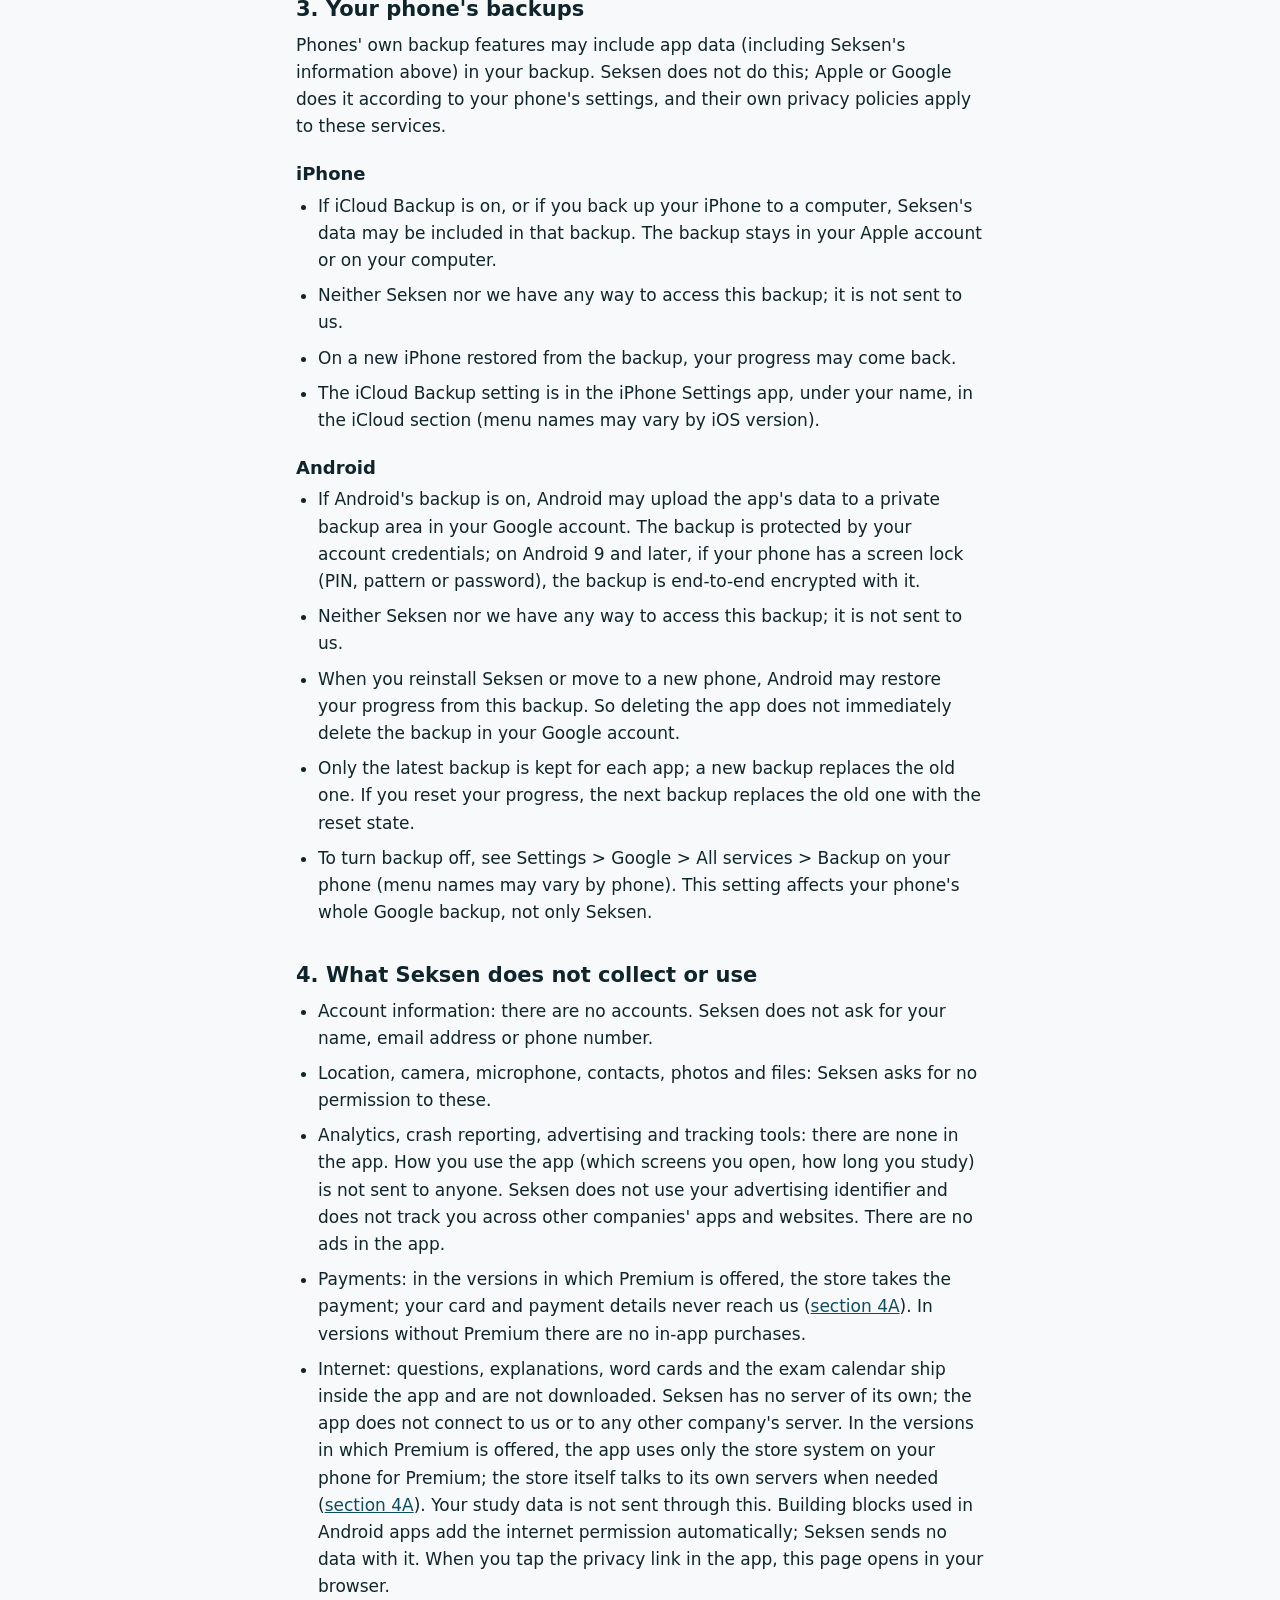
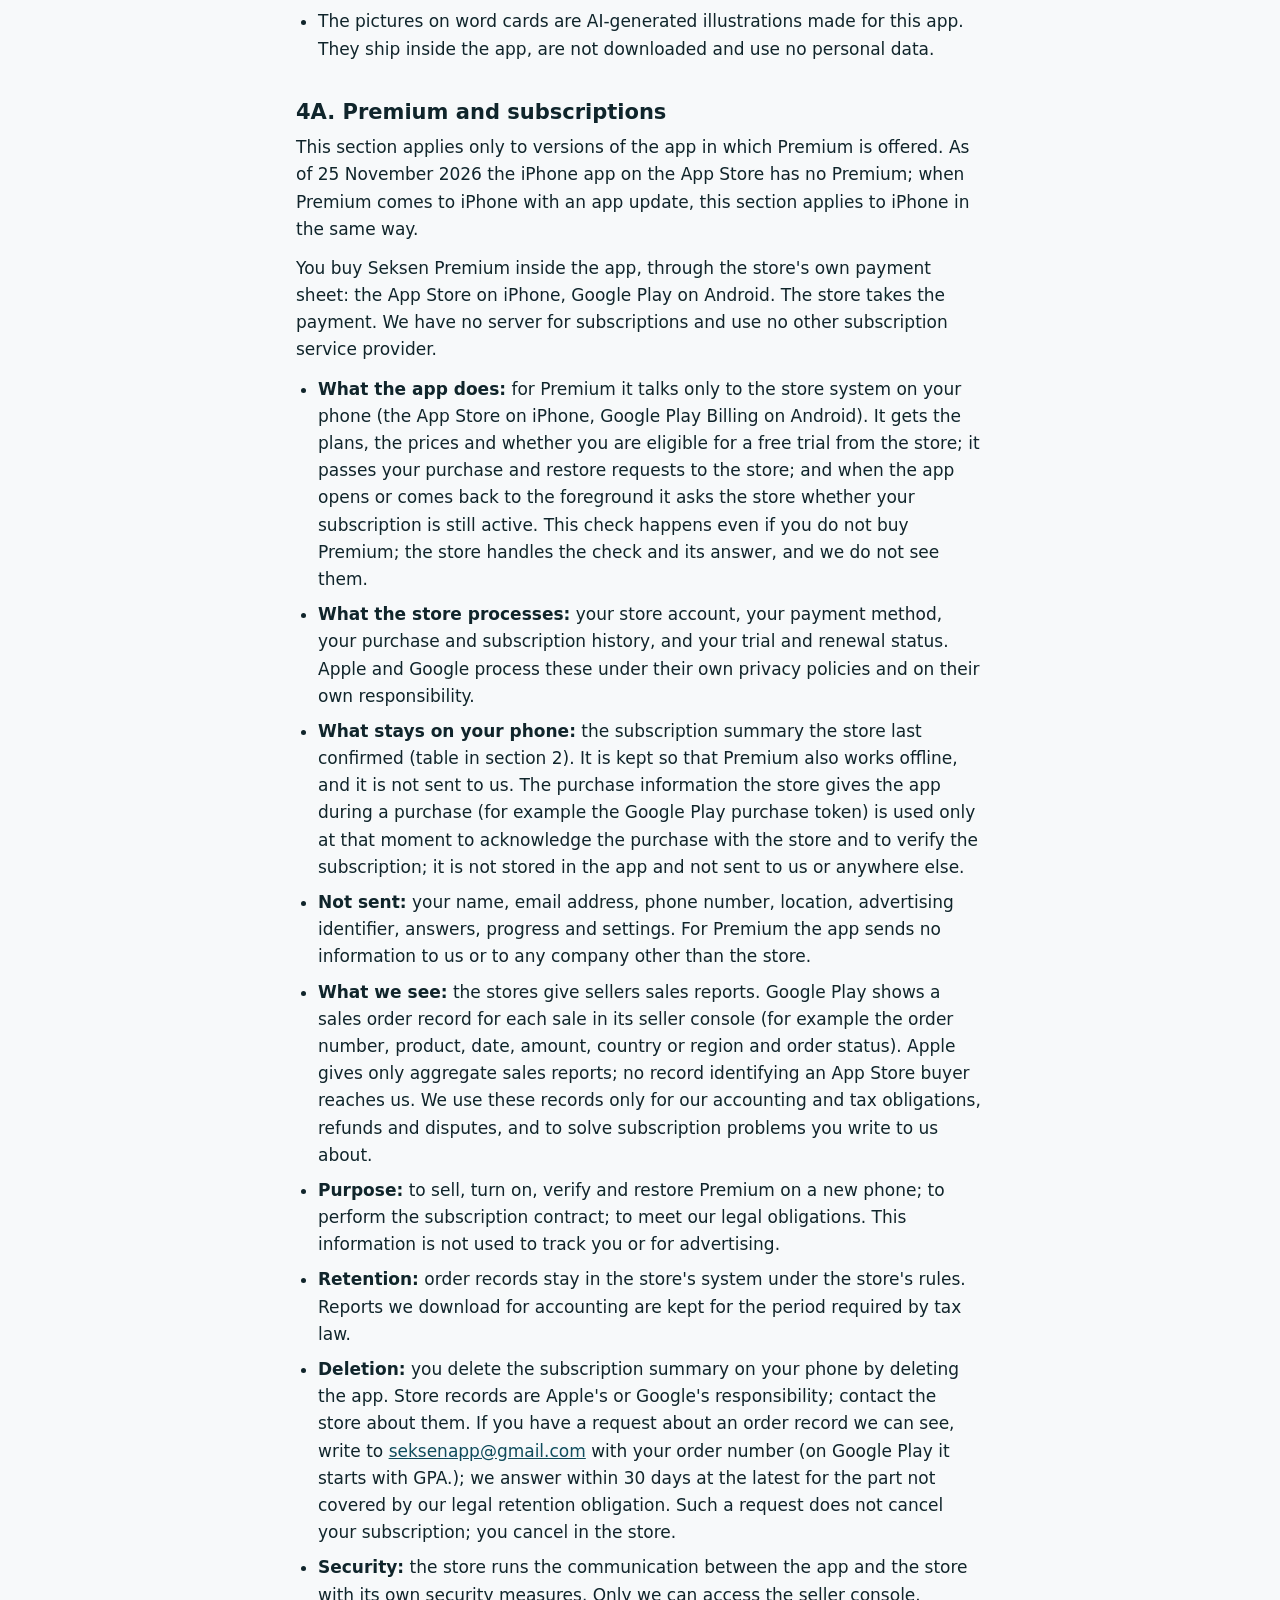
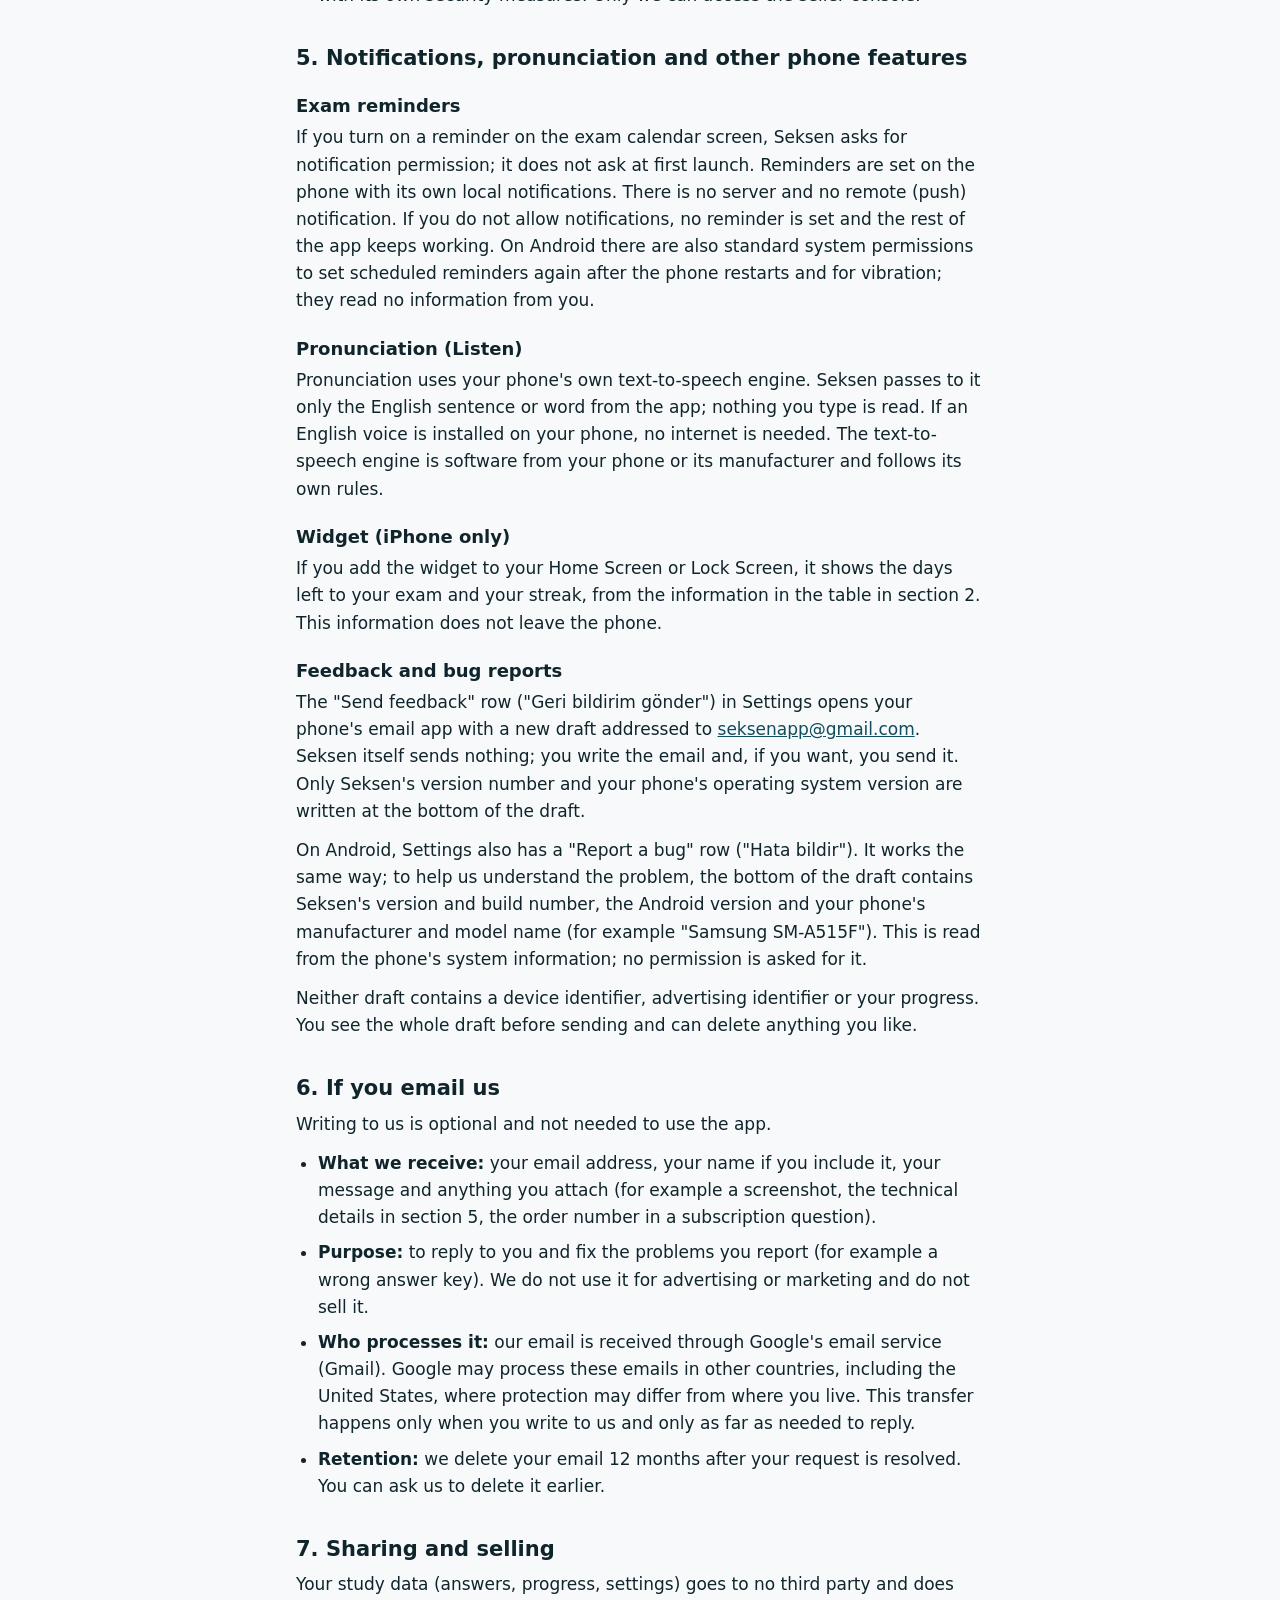
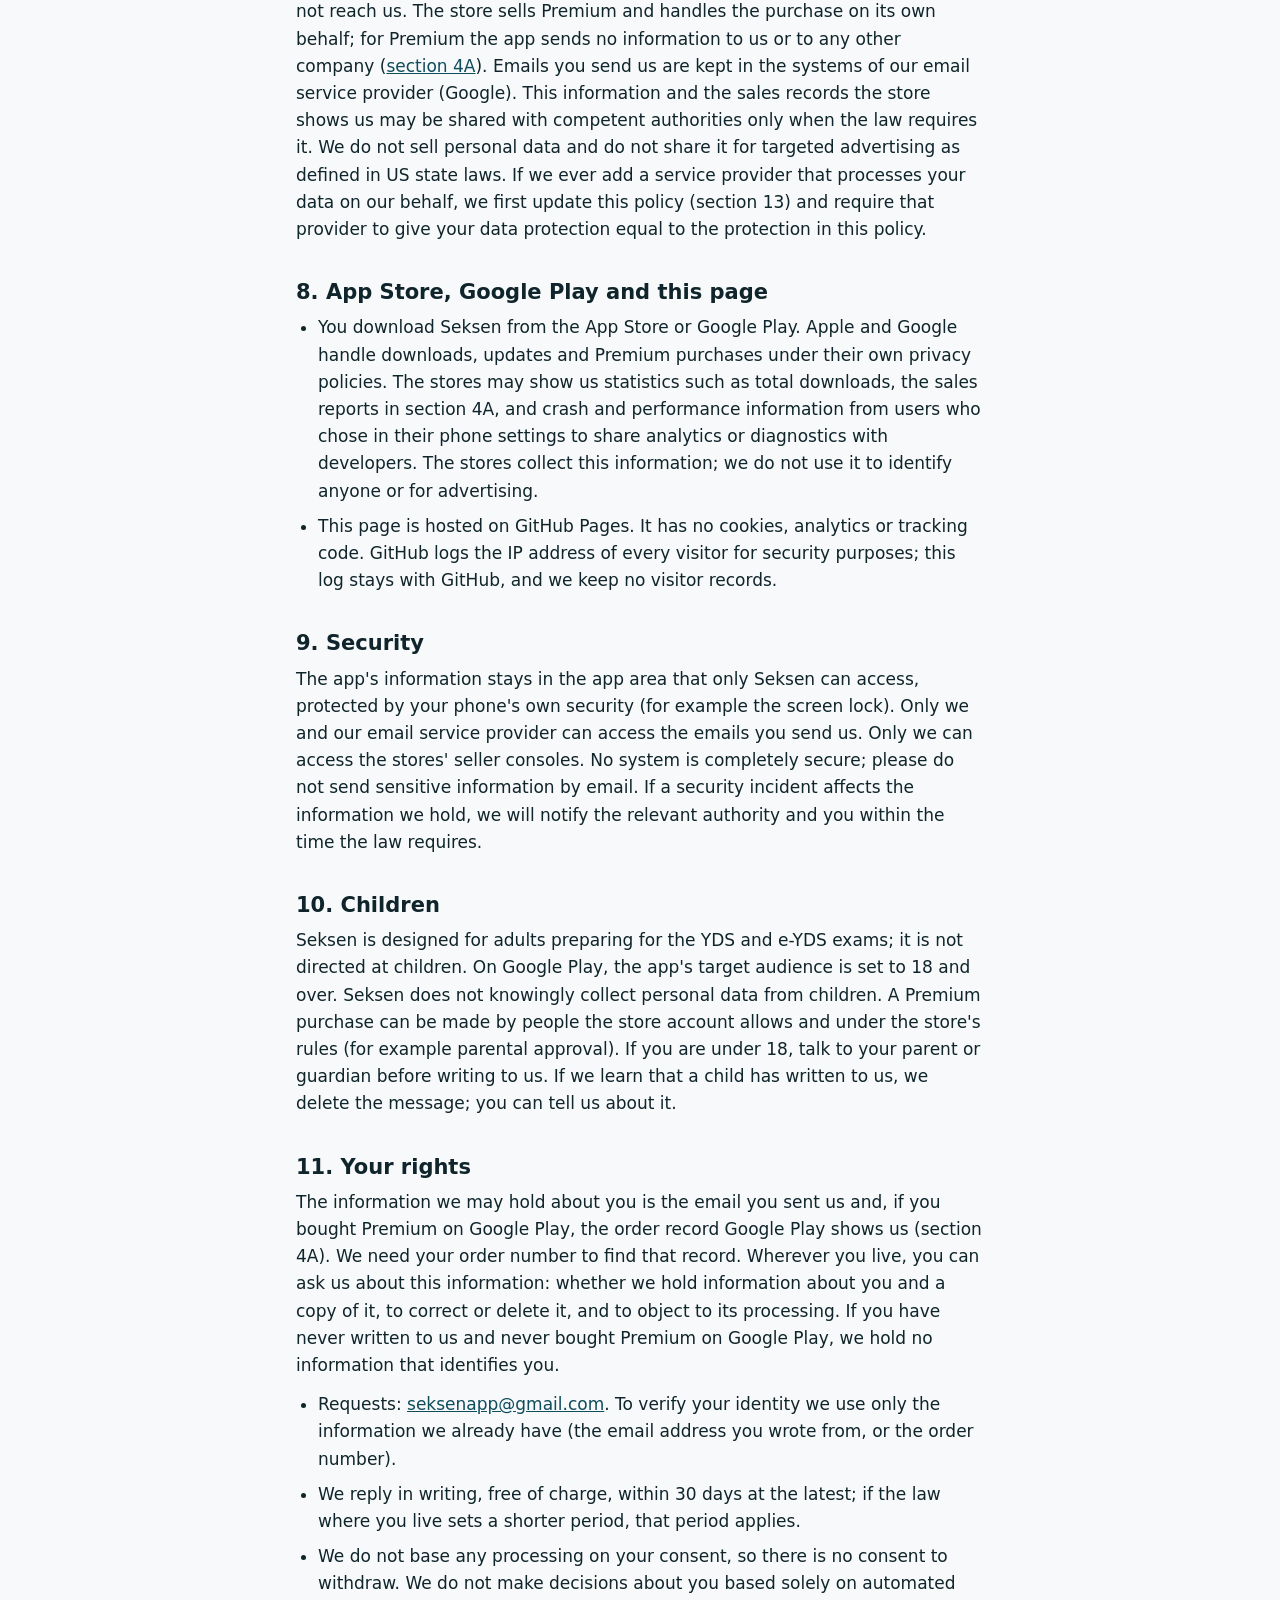
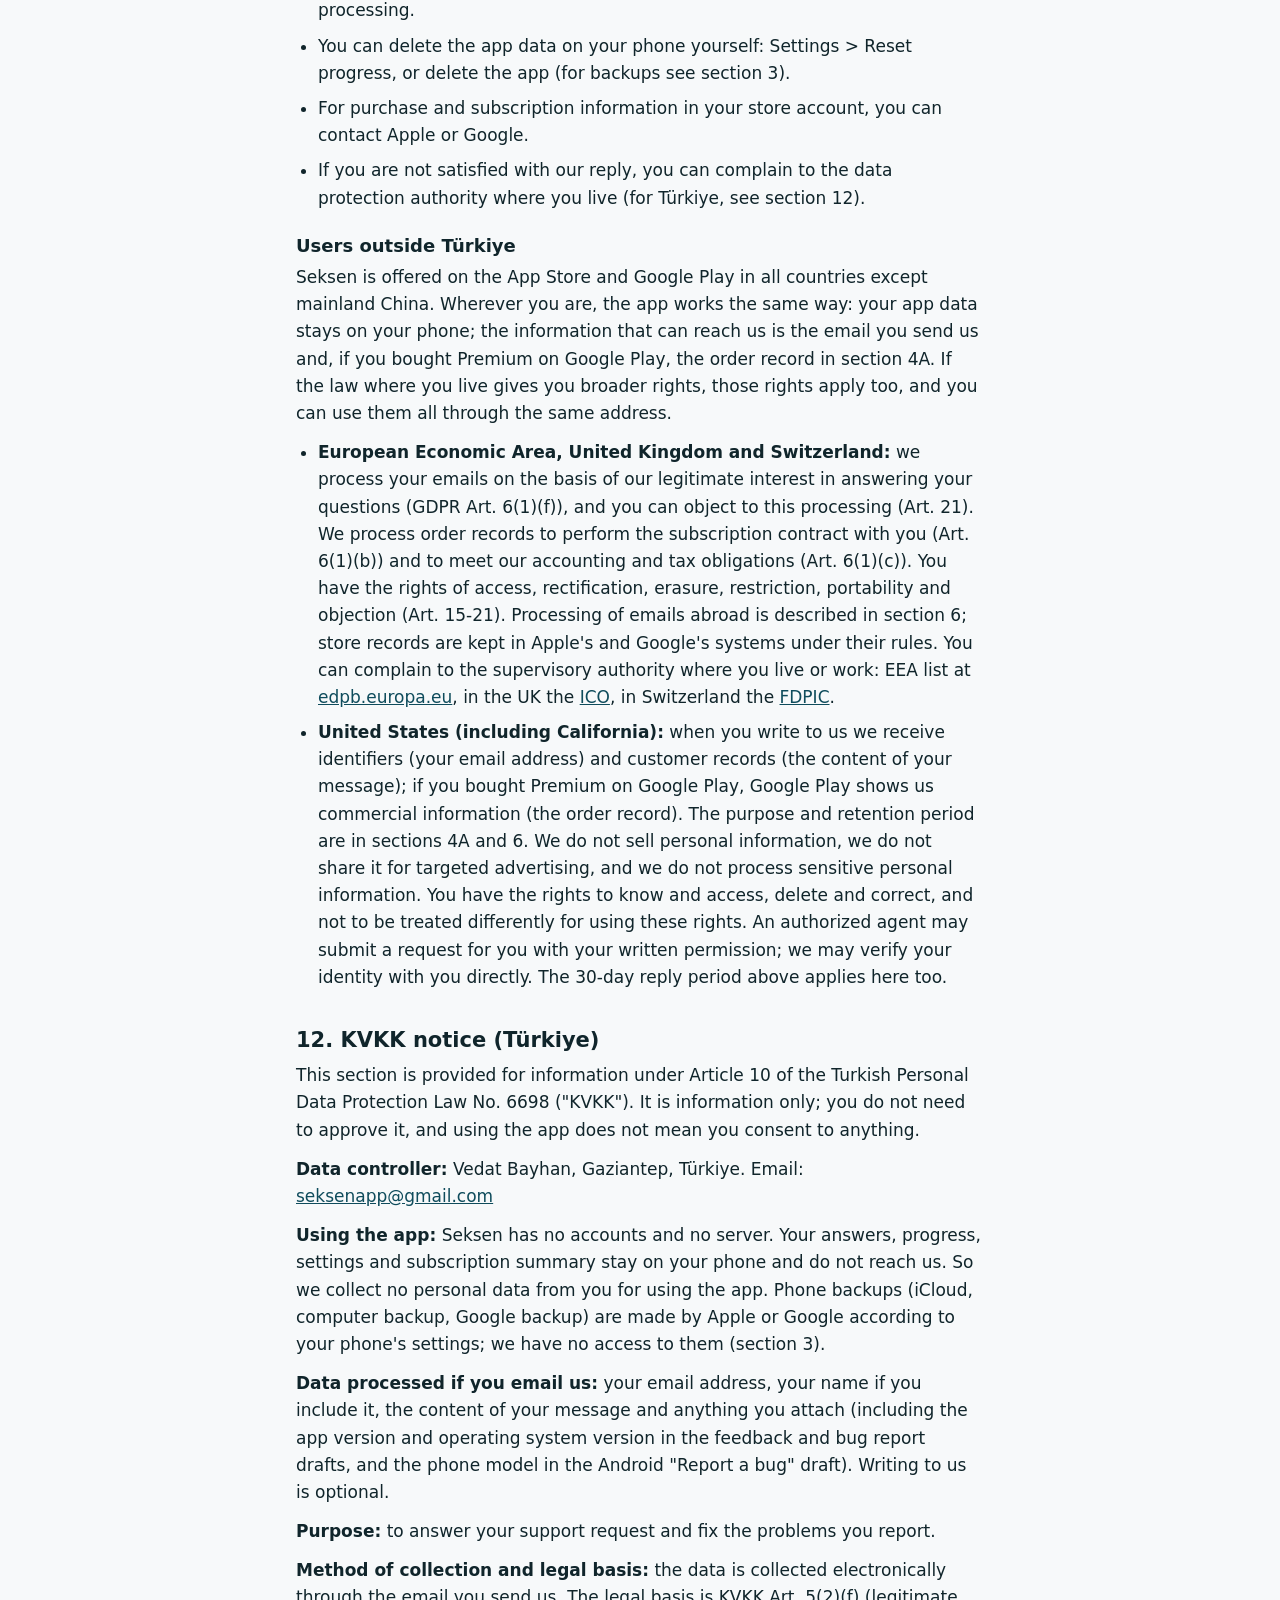
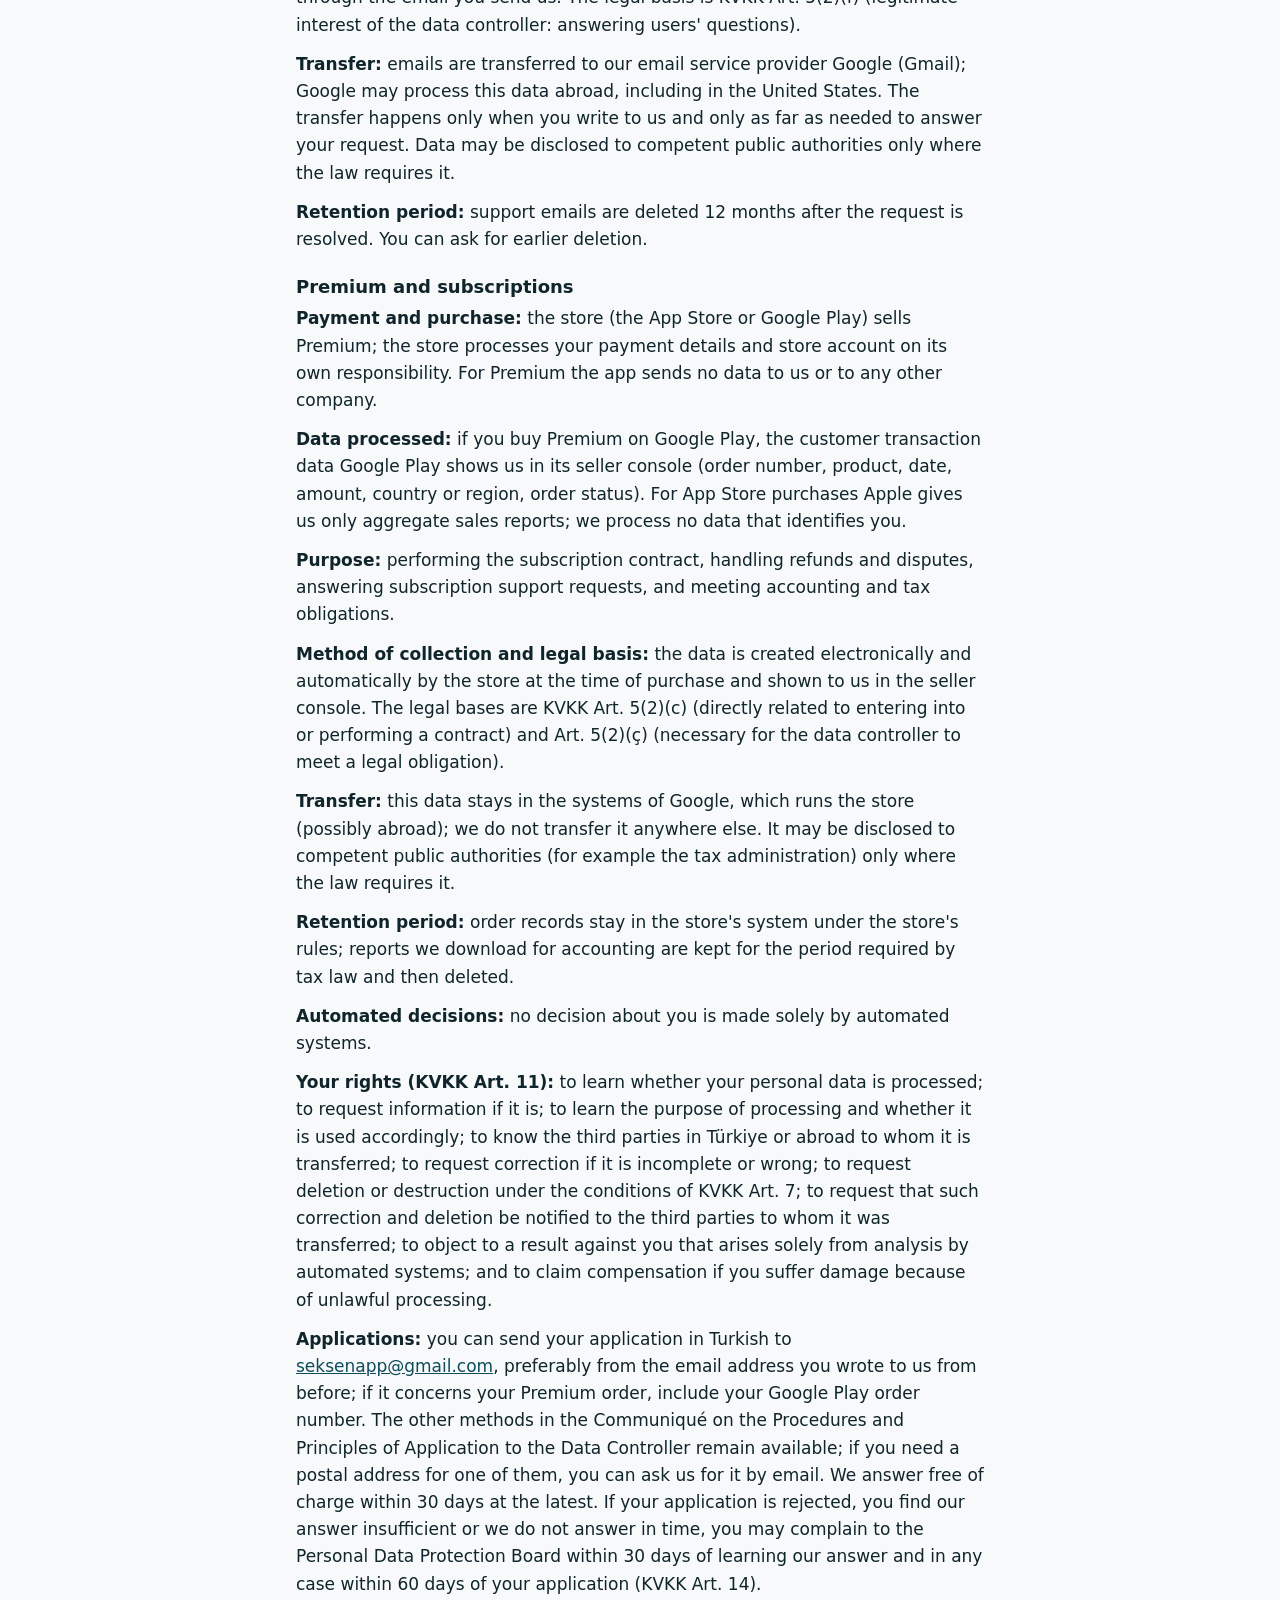
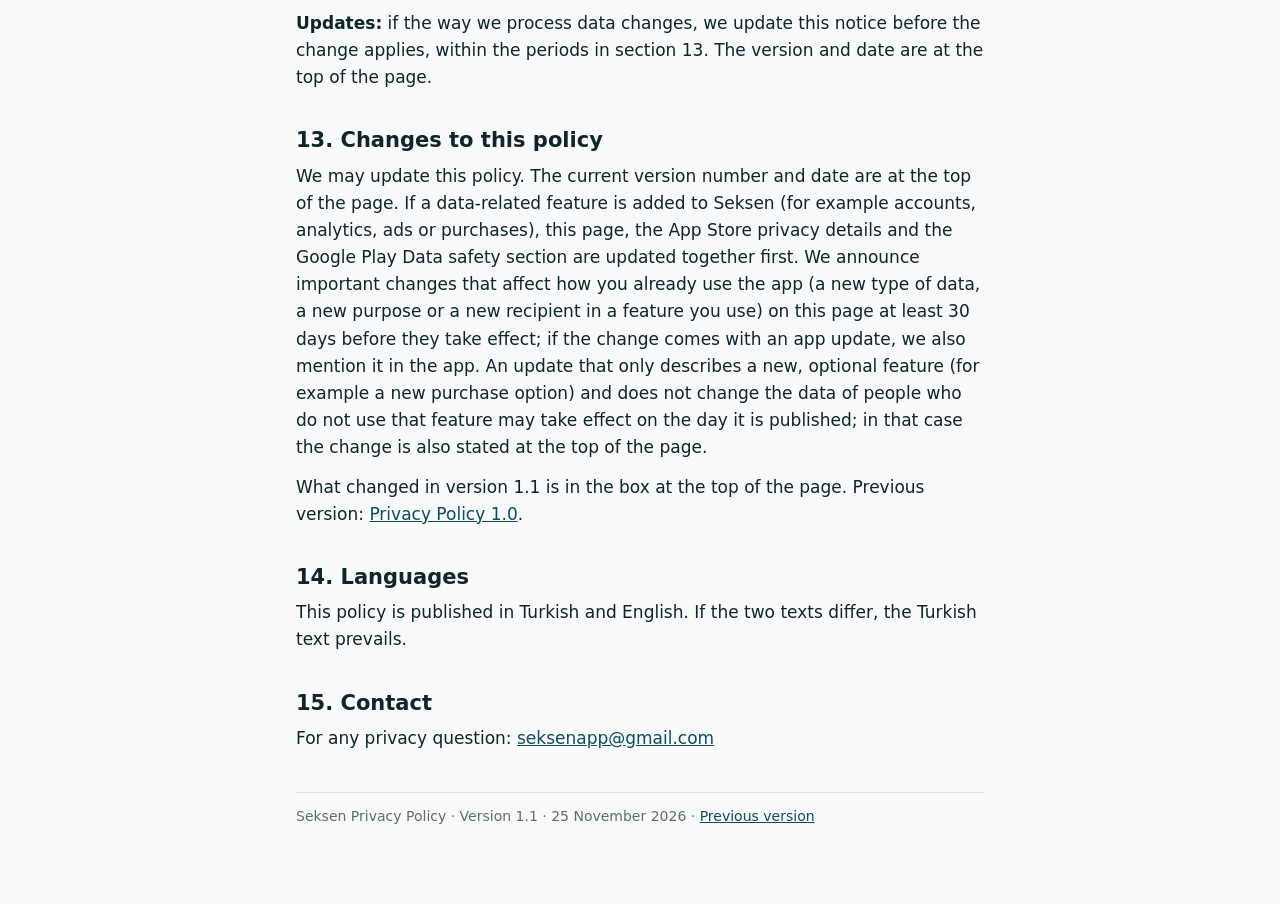
<file: en/privacy/index.html>
<!doctype html>
<html lang="en">
<head>
  <meta charset="utf-8">
  <meta name="viewport" content="width=device-width, initial-scale=1">
  <meta http-equiv="Content-Security-Policy" content="default-src 'none'; style-src 'self'; img-src 'self'; base-uri 'none'; form-action 'none'">
  <meta name="referrer" content="no-referrer">
  <title>Privacy Policy · Seksen</title>
  <meta name="description" content="Privacy policy of Seksen: YDS Soru Bankası. No account; your study data stays on your phone; no analytics, ads or tracking. The Premium subscription is handled only by the store.">
  <link rel="stylesheet" href="../../style.css">
  <link rel="alternate" hreflang="tr" href="../../gizlilik/">
</head>
<body>
  <div class="wrap">
    <nav class="top" aria-label="Site">
      <a class="brand" href="../../">Seksen</a>
      <a href="./" aria-current="page">Privacy</a>
      <a href="../../sartlar/" lang="tr" hreflang="tr">Şartlar</a>
      <a href="../../destek/" lang="tr" hreflang="tr">Destek</a>
    </nav>

    <header class="page">
      <h1>Privacy Policy</h1>
      <p class="meta">Version 1.1 · Effective and last updated: 25 November 2026</p>
      <p class="meta"><a href="v1-0/">Previous version (1.0)</a> · <a href="../../gizlilik/" lang="tr" hreflang="tr">Türkçe sürüm</a> (the Turkish text prevails, see section 14)</p>
    </header>

    <section class="notice" aria-labelledby="whats-new">
      <h2 id="whats-new">What changed in this version</h2>
      <ul>
        <li>An optional <strong>Seksen Premium</strong> subscription is added. On Android it is sold through Google Play as a monthly, a 3-month and a yearly plan; the yearly plan has a 7-day free trial when Google Play offers one.</li>
        <li>Google Play takes the payment; your card and payment details never reach us. For Premium the app talks only to the Google Play system on your phone (plans and prices, buying, restoring, whether the subscription is active). Seksen has no server; the app sends no data to us or to any other company.</li>
        <li>A subscription summary (plan, end date, renewal status) is newly kept on your phone. The only new information that can reach us is the order record Google Play shows in its seller console if you buy Premium (order number, product, date, amount, country or region).</li>
        <li>If you do not buy Premium, nothing changes. As of 25 November 2026 the iPhone app on the App Store has no Premium and no in-app purchases.</li>
      </ul>
      <p>Details are in <a href="#premium">section 4A</a>. Previous text: <a href="v1-0/">Privacy Policy 1.0</a>.</p>
    </section>

    <p>This policy explains how <strong>Seksen: YDS Soru Bankası</strong> ("Seksen") for iPhone and Android, and this website, handle personal data. It describes the iPhone and Android versions of the app and applies wherever you live. Where something applies only to one platform or only to the versions in which Premium is offered, we say so there. The Premium subscription is covered in <a href="#premium">section 4A</a>, and the KVKK notice for users in Türkiye is in <a href="#kvkk">section 12</a>.</p>

    <h2 id="summary">In short</h2>
    <div class="box">
      <ul>
        <li>Seksen has no accounts; there is no sign-up or sign-in. Seksen has no server.</li>
        <li>The questions you answer, your progress and your settings are stored only on your phone. They are not sent to us or to any server.</li>
        <li>The app contains no analytics, advertising, tracking or crash-reporting tools; how you use the app is not sent to anyone. We do not sell personal data.</li>
        <li>Seksen Premium is an optional subscription. Only the store sells Premium (the App Store on iPhone, Google Play on Android) and the store takes the payment. For Premium the app talks only to the store system on your phone; it sends no information to us or to any other company (<a href="#premium">section 4A</a>).</li>
        <li>As of 25 November 2026 the iPhone app on the App Store has no Premium and no in-app purchases.</li>
        <li>If your phone's own backup is on (iCloud or computer backup on iPhone, Google backup on Android), the app's data may be included in your backup. We cannot see these backups (<a href="#backup">section 3</a>).</li>
        <li>We only receive your email if you write to us, and we use it only to reply to you.</li>
        <li>Questions: <a href="mailto:seksenapp@gmail.com">seksenapp@gmail.com</a></li>
      </ul>
    </div>

    <h2 id="who">1. Who we are (data controller)</h2>
    <p>The developer who builds Seksen and publishes it on the App Store and Google Play ("we", "us") is the party responsible, that is the data controller, for the limited personal data described here, which is the email you send us and, if you buy Premium, the sales record the store shows us (<a href="#premium">section 4A</a>): <strong>Vedat Bayhan, Gaziantep, Türkiye</strong>.</p>
    <p>Contact: <a href="mailto:seksenapp@gmail.com">seksenapp@gmail.com</a></p>

    <h2 id="device">2. What is stored on your phone</h2>
    <p>Information created while you use Seksen is kept in a single file in the storage area your phone reserves for this app. Other apps cannot access this area. The app does not send this information to us, and we cannot see it.</p>
    <div class="table-wrap">
      <table>
        <thead>
          <tr><th scope="col">Information</th><th scope="col">Where</th><th scope="col">How long</th><th scope="col">How to delete</th></tr>
        </thead>
        <tbody>
          <tr><td>Your answers (question number, question type, right or wrong, time), your level per question type, questions you flagged</td><td>On your phone, in the app's own file</td><td>Until you delete it</td><td>Settings &gt; Reset progress ("İlerlemeyi sıfırla"), or delete the app</td></tr>
          <tr><td>Mock exams (an exam in progress, results and the numbers of questions answered wrong)</td><td>Same file</td><td>Until you delete it</td><td>Reset progress, or delete the app</td></tr>
          <tr><td>Streak (days you studied), words you marked as known</td><td>Same file</td><td>Until you delete it</td><td>Reset progress, or delete the app</td></tr>
          <tr><td>Exam type (e-YDS or YDS), your target level and, if you enter it, your last exam score</td><td>Same file</td><td>Until you change or delete it</td><td>Reset progress, or delete the app</td></tr>
          <tr><td>Exam reminders</td><td>In your phone's notification scheduler</td><td>Until they fire or you turn them off</td><td>Turn them off on the exam calendar screen; Reset progress also cancels all of them</td></tr>
          <tr><td>Settings (appearance, larger text, pronunciation voice, daily goal)</td><td>Same file</td><td>Until you change them</td><td>Delete the app. Reset progress keeps settings</td></tr>
          <tr><td>Only in the versions in which Premium is offered: a subscription summary (plan, the end of the current period if the store reports it, whether it renews, when the store last confirmed it) and whether the Premium introduction screen was shown</td><td>Same file; the subscription summary is read again from the store</td><td>Until the app receives new information from the store</td><td>Delete the app. Reset progress keeps these. Your purchase stays with the store and comes back with "Restore purchases" ("Satın alımları geri yükle") in the app</td></tr>
          <tr><td>iPhone only: what the Home Screen and Lock Screen widget shows (your exam type, upcoming exam dates, the days in the last 60 days on which you finished a set)</td><td>On your phone, in the area shared by the app and its widget</td><td>Until the app writes new information</td><td>Delete the app</td></tr>
        </tbody>
      </table>
    </div>
    <p>When you delete the app, your phone also deletes the app's storage area. Because this information never reaches us, there is no copy with us for you to request or have deleted. For phone backups, see section 3.</p>

    <h2 id="backup">3. Your phone's backups</h2>
    <p>Phones' own backup features may include app data (including Seksen's information above) in your backup. Seksen does not do this; Apple or Google does it according to your phone's settings, and their own privacy policies apply to these services.</p>
    <h3>iPhone</h3>
    <ul>
      <li>If iCloud Backup is on, or if you back up your iPhone to a computer, Seksen's data may be included in that backup. The backup stays in your Apple account or on your computer.</li>
      <li>Neither Seksen nor we have any way to access this backup; it is not sent to us.</li>
      <li>On a new iPhone restored from the backup, your progress may come back.</li>
      <li>The iCloud Backup setting is in the iPhone Settings app, under your name, in the iCloud section (menu names may vary by iOS version).</li>
    </ul>
    <h3>Android</h3>
    <ul>
      <li>If Android's backup is on, Android may upload the app's data to a private backup area in your Google account. The backup is protected by your account credentials; on Android 9 and later, if your phone has a screen lock (PIN, pattern or password), the backup is end-to-end encrypted with it.</li>
      <li>Neither Seksen nor we have any way to access this backup; it is not sent to us.</li>
      <li>When you reinstall Seksen or move to a new phone, Android may restore your progress from this backup. So deleting the app does not immediately delete the backup in your Google account.</li>
      <li>Only the latest backup is kept for each app; a new backup replaces the old one. If you reset your progress, the next backup replaces the old one with the reset state.</li>
      <li>To turn backup off, see Settings &gt; Google &gt; All services &gt; Backup on your phone (menu names may vary by phone). This setting affects your phone's whole Google backup, not only Seksen.</li>
    </ul>

    <h2 id="not-collected">4. What Seksen does not collect or use</h2>
    <ul>
      <li>Account information: there are no accounts. Seksen does not ask for your name, email address or phone number.</li>
      <li>Location, camera, microphone, contacts, photos and files: Seksen asks for no permission to these.</li>
      <li>Analytics, crash reporting, advertising and tracking tools: there are none in the app. How you use the app (which screens you open, how long you study) is not sent to anyone. Seksen does not use your advertising identifier and does not track you across other companies' apps and websites. There are no ads in the app.</li>
      <li>Payments: in the versions in which Premium is offered, the store takes the payment; your card and payment details never reach us (<a href="#premium">section 4A</a>). In versions without Premium there are no in-app purchases.</li>
      <li>Internet: questions, explanations, word cards and the exam calendar ship inside the app and are not downloaded. Seksen has no server of its own; the app does not connect to us or to any other company's server. In the versions in which Premium is offered, the app uses only the store system on your phone for Premium; the store itself talks to its own servers when needed (<a href="#premium">section 4A</a>). Your study data is not sent through this. Building blocks used in Android apps add the internet permission automatically; Seksen sends no data with it. When you tap the privacy link in the app, this page opens in your browser.</li>
      <li>The pictures on word cards are AI-generated illustrations made for this app. They ship inside the app, are not downloaded and use no personal data.</li>
    </ul>

    <h2 id="premium">4A. Premium and subscriptions</h2>
    <p>This section applies only to versions of the app in which Premium is offered. As of 25 November 2026 the iPhone app on the App Store has no Premium; when Premium comes to iPhone with an app update, this section applies to iPhone in the same way.</p>
    <p>You buy Seksen Premium inside the app, through the store's own payment sheet: the App Store on iPhone, Google Play on Android. The store takes the payment. We have no server for subscriptions and use no other subscription service provider.</p>
    <ul>
      <li><strong>What the app does:</strong> for Premium it talks only to the store system on your phone (the App Store on iPhone, Google Play Billing on Android). It gets the plans, the prices and whether you are eligible for a free trial from the store; it passes your purchase and restore requests to the store; and when the app opens or comes back to the foreground it asks the store whether your subscription is still active. This check happens even if you do not buy Premium; the store handles the check and its answer, and we do not see them.</li>
      <li><strong>What the store processes:</strong> your store account, your payment method, your purchase and subscription history, and your trial and renewal status. Apple and Google process these under their own privacy policies and on their own responsibility.</li>
      <li><strong>What stays on your phone:</strong> the subscription summary the store last confirmed (table in section 2). It is kept so that Premium also works offline, and it is not sent to us. The purchase information the store gives the app during a purchase (for example the Google Play purchase token) is used only at that moment to acknowledge the purchase with the store and to verify the subscription; it is not stored in the app and not sent to us or anywhere else.</li>
      <li><strong>Not sent:</strong> your name, email address, phone number, location, advertising identifier, answers, progress and settings. For Premium the app sends no information to us or to any company other than the store.</li>
      <li><strong>What we see:</strong> the stores give sellers sales reports. Google Play shows a sales order record for each sale in its seller console (for example the order number, product, date, amount, country or region and order status). Apple gives only aggregate sales reports; no record identifying an App Store buyer reaches us. We use these records only for our accounting and tax obligations, refunds and disputes, and to solve subscription problems you write to us about.</li>
      <li><strong>Purpose:</strong> to sell, turn on, verify and restore Premium on a new phone; to perform the subscription contract; to meet our legal obligations. This information is not used to track you or for advertising.</li>
      <li><strong>Retention:</strong> order records stay in the store's system under the store's rules. Reports we download for accounting are kept for the period required by tax law.</li>
      <li><strong>Deletion:</strong> you delete the subscription summary on your phone by deleting the app. Store records are Apple's or Google's responsibility; contact the store about them. If you have a request about an order record we can see, write to <a href="mailto:seksenapp@gmail.com">seksenapp@gmail.com</a> with your order number (on Google Play it starts with GPA.); we answer within 30 days at the latest for the part not covered by our legal retention obligation. Such a request does not cancel your subscription; you cancel in the store.</li>
      <li><strong>Security:</strong> the store runs the communication between the app and the store with its own security measures. Only we can access the seller console.</li>
    </ul>

    <h2 id="features">5. Notifications, pronunciation and other phone features</h2>
    <h3>Exam reminders</h3>
    <p>If you turn on a reminder on the exam calendar screen, Seksen asks for notification permission; it does not ask at first launch. Reminders are set on the phone with its own local notifications. There is no server and no remote (push) notification. If you do not allow notifications, no reminder is set and the rest of the app keeps working. On Android there are also standard system permissions to set scheduled reminders again after the phone restarts and for vibration; they read no information from you.</p>
    <h3>Pronunciation (Listen)</h3>
    <p>Pronunciation uses your phone's own text-to-speech engine. Seksen passes to it only the English sentence or word from the app; nothing you type is read. If an English voice is installed on your phone, no internet is needed. The text-to-speech engine is software from your phone or its manufacturer and follows its own rules.</p>
    <h3>Widget (iPhone only)</h3>
    <p>If you add the widget to your Home Screen or Lock Screen, it shows the days left to your exam and your streak, from the information in the table in section 2. This information does not leave the phone.</p>
    <h3>Feedback and bug reports</h3>
    <p>The "Send feedback" row ("Geri bildirim gönder") in Settings opens your phone's email app with a new draft addressed to <a href="mailto:seksenapp@gmail.com">seksenapp@gmail.com</a>. Seksen itself sends nothing; you write the email and, if you want, you send it. Only Seksen's version number and your phone's operating system version are written at the bottom of the draft.</p>
    <p>On Android, Settings also has a "Report a bug" row ("Hata bildir"). It works the same way; to help us understand the problem, the bottom of the draft contains Seksen's version and build number, the Android version and your phone's manufacturer and model name (for example "Samsung SM-A515F"). This is read from the phone's system information; no permission is asked for it.</p>
    <p>Neither draft contains a device identifier, advertising identifier or your progress. You see the whole draft before sending and can delete anything you like.</p>

    <h2 id="email">6. If you email us</h2>
    <p>Writing to us is optional and not needed to use the app.</p>
    <ul>
      <li><strong>What we receive:</strong> your email address, your name if you include it, your message and anything you attach (for example a screenshot, the technical details in section 5, the order number in a subscription question).</li>
      <li><strong>Purpose:</strong> to reply to you and fix the problems you report (for example a wrong answer key). We do not use it for advertising or marketing and do not sell it.</li>
      <li><strong>Who processes it:</strong> our email is received through Google's email service (Gmail). Google may process these emails in other countries, including the United States, where protection may differ from where you live. This transfer happens only when you write to us and only as far as needed to reply.</li>
      <li><strong>Retention:</strong> we delete your email 12 months after your request is resolved. You can ask us to delete it earlier.</li>
    </ul>

    <h2 id="sharing">7. Sharing and selling</h2>
    <p>Your study data (answers, progress, settings) goes to no third party and does not reach us. The store sells Premium and handles the purchase on its own behalf; for Premium the app sends no information to us or to any other company (<a href="#premium">section 4A</a>). Emails you send us are kept in the systems of our email service provider (Google). This information and the sales records the store shows us may be shared with competent authorities only when the law requires it. We do not sell personal data and do not share it for targeted advertising as defined in US state laws. If we ever add a service provider that processes your data on our behalf, we first update this policy (section 13) and require that provider to give your data protection equal to the protection in this policy.</p>

    <h2 id="stores">8. App Store, Google Play and this page</h2>
    <ul>
      <li>You download Seksen from the App Store or Google Play. Apple and Google handle downloads, updates and Premium purchases under their own privacy policies. The stores may show us statistics such as total downloads, the sales reports in section 4A, and crash and performance information from users who chose in their phone settings to share analytics or diagnostics with developers. The stores collect this information; we do not use it to identify anyone or for advertising.</li>
      <li>This page is hosted on GitHub Pages. It has no cookies, analytics or tracking code. GitHub logs the IP address of every visitor for security purposes; this log stays with GitHub, and we keep no visitor records.</li>
    </ul>

    <h2 id="security">9. Security</h2>
    <p>The app's information stays in the app area that only Seksen can access, protected by your phone's own security (for example the screen lock). Only we and our email service provider can access the emails you send us. Only we can access the stores' seller consoles. No system is completely secure; please do not send sensitive information by email. If a security incident affects the information we hold, we will notify the relevant authority and you within the time the law requires.</p>

    <h2 id="children">10. Children</h2>
    <p>Seksen is designed for adults preparing for the YDS and e-YDS exams; it is not directed at children. On Google Play, the app's target audience is set to 18 and over. Seksen does not knowingly collect personal data from children. A Premium purchase can be made by people the store account allows and under the store's rules (for example parental approval). If you are under 18, talk to your parent or guardian before writing to us. If we learn that a child has written to us, we delete the message; you can tell us about it.</p>

    <h2 id="rights">11. Your rights</h2>
    <p>The information we may hold about you is the email you sent us and, if you bought Premium on Google Play, the order record Google Play shows us (section 4A). We need your order number to find that record. Wherever you live, you can ask us about this information: whether we hold information about you and a copy of it, to correct or delete it, and to object to its processing. If you have never written to us and never bought Premium on Google Play, we hold no information that identifies you.</p>
    <ul>
      <li>Requests: <a href="mailto:seksenapp@gmail.com">seksenapp@gmail.com</a>. To verify your identity we use only the information we already have (the email address you wrote from, or the order number).</li>
      <li>We reply in writing, free of charge, within 30 days at the latest; if the law where you live sets a shorter period, that period applies.</li>
      <li>We do not base any processing on your consent, so there is no consent to withdraw. We do not make decisions about you based solely on automated processing.</li>
      <li>You can delete the app data on your phone yourself: Settings &gt; Reset progress, or delete the app (for backups see section 3).</li>
      <li>For purchase and subscription information in your store account, you can contact Apple or Google.</li>
      <li>If you are not satisfied with our reply, you can complain to the data protection authority where you live (for Türkiye, see section 12).</li>
    </ul>

    <h3 id="outside-turkiye">Users outside Türkiye</h3>
    <p>Seksen is offered on the App Store and Google Play in all countries except mainland China. Wherever you are, the app works the same way: your app data stays on your phone; the information that can reach us is the email you send us and, if you bought Premium on Google Play, the order record in section 4A. If the law where you live gives you broader rights, those rights apply too, and you can use them all through the same address.</p>
    <ul>
      <li><strong>European Economic Area, United Kingdom and Switzerland:</strong> we process your emails on the basis of our legitimate interest in answering your questions (GDPR Art. 6(1)(f)), and you can object to this processing (Art. 21). We process order records to perform the subscription contract with you (Art. 6(1)(b)) and to meet our accounting and tax obligations (Art. 6(1)(c)). You have the rights of access, rectification, erasure, restriction, portability and objection (Art. 15-21). Processing of emails abroad is described in section 6; store records are kept in Apple's and Google's systems under their rules. You can complain to the supervisory authority where you live or work: EEA list at <a href="https://www.edpb.europa.eu/about-edpb/about-edpb/members_en">edpb.europa.eu</a>, in the UK the <a href="https://ico.org.uk/make-a-complaint/">ICO</a>, in Switzerland the <a href="https://www.edoeb.admin.ch/">FDPIC</a>.</li>
      <li><strong>United States (including California):</strong> when you write to us we receive identifiers (your email address) and customer records (the content of your message); if you bought Premium on Google Play, Google Play shows us commercial information (the order record). The purpose and retention period are in sections 4A and 6. We do not sell personal information, we do not share it for targeted advertising, and we do not process sensitive personal information. You have the rights to know and access, delete and correct, and not to be treated differently for using these rights. An authorized agent may submit a request for you with your written permission; we may verify your identity with you directly. The 30-day reply period above applies here too.</li>
    </ul>

    <section id="kvkk">
      <h2>12. KVKK notice (Türkiye)</h2>
      <p>This section is provided for information under Article 10 of the Turkish Personal Data Protection Law No. 6698 ("KVKK"). It is information only; you do not need to approve it, and using the app does not mean you consent to anything.</p>
      <p><strong>Data controller:</strong> Vedat Bayhan, Gaziantep, Türkiye. Email: <a href="mailto:seksenapp@gmail.com">seksenapp@gmail.com</a></p>
      <p><strong>Using the app:</strong> Seksen has no accounts and no server. Your answers, progress, settings and subscription summary stay on your phone and do not reach us. So we collect no personal data from you for using the app. Phone backups (iCloud, computer backup, Google backup) are made by Apple or Google according to your phone's settings; we have no access to them (section 3).</p>
      <p><strong>Data processed if you email us:</strong> your email address, your name if you include it, the content of your message and anything you attach (including the app version and operating system version in the feedback and bug report drafts, and the phone model in the Android "Report a bug" draft). Writing to us is optional.</p>
      <p><strong>Purpose:</strong> to answer your support request and fix the problems you report.</p>
      <p><strong>Method of collection and legal basis:</strong> the data is collected electronically through the email you send us. The legal basis is KVKK Art. 5(2)(f) (legitimate interest of the data controller: answering users' questions).</p>
      <p><strong>Transfer:</strong> emails are transferred to our email service provider Google (Gmail); Google may process this data abroad, including in the United States. The transfer happens only when you write to us and only as far as needed to answer your request. Data may be disclosed to competent public authorities only where the law requires it.</p>
      <p><strong>Retention period:</strong> support emails are deleted 12 months after the request is resolved. You can ask for earlier deletion.</p>
      <h3 id="kvkk-premium">Premium and subscriptions</h3>
      <p><strong>Payment and purchase:</strong> the store (the App Store or Google Play) sells Premium; the store processes your payment details and store account on its own responsibility. For Premium the app sends no data to us or to any other company.</p>
      <p><strong>Data processed:</strong> if you buy Premium on Google Play, the customer transaction data Google Play shows us in its seller console (order number, product, date, amount, country or region, order status). For App Store purchases Apple gives us only aggregate sales reports; we process no data that identifies you.</p>
      <p><strong>Purpose:</strong> performing the subscription contract, handling refunds and disputes, answering subscription support requests, and meeting accounting and tax obligations.</p>
      <p><strong>Method of collection and legal basis:</strong> the data is created electronically and automatically by the store at the time of purchase and shown to us in the seller console. The legal bases are KVKK Art. 5(2)(c) (directly related to entering into or performing a contract) and Art. 5(2)(ç) (necessary for the data controller to meet a legal obligation).</p>
      <p><strong>Transfer:</strong> this data stays in the systems of Google, which runs the store (possibly abroad); we do not transfer it anywhere else. It may be disclosed to competent public authorities (for example the tax administration) only where the law requires it.</p>
      <p><strong>Retention period:</strong> order records stay in the store's system under the store's rules; reports we download for accounting are kept for the period required by tax law and then deleted.</p>
      <p><strong>Automated decisions:</strong> no decision about you is made solely by automated systems.</p>
      <p><strong>Your rights (KVKK Art. 11):</strong> to learn whether your personal data is processed; to request information if it is; to learn the purpose of processing and whether it is used accordingly; to know the third parties in Türkiye or abroad to whom it is transferred; to request correction if it is incomplete or wrong; to request deletion or destruction under the conditions of KVKK Art. 7; to request that such correction and deletion be notified to the third parties to whom it was transferred; to object to a result against you that arises solely from analysis by automated systems; and to claim compensation if you suffer damage because of unlawful processing.</p>
      <p><strong>Applications:</strong> you can send your application in Turkish to <a href="mailto:seksenapp@gmail.com">seksenapp@gmail.com</a>, preferably from the email address you wrote to us from before; if it concerns your Premium order, include your Google Play order number. The other methods in the Communiqué on the Procedures and Principles of Application to the Data Controller remain available; if you need a postal address for one of them, you can ask us for it by email. We answer free of charge within 30 days at the latest. If your application is rejected, you find our answer insufficient or we do not answer in time, you may complain to the Personal Data Protection Board within 30 days of learning our answer and in any case within 60 days of your application (KVKK Art. 14).</p>
      <p><strong>Updates:</strong> if the way we process data changes, we update this notice before the change applies, within the periods in section 13. The version and date are at the top of the page.</p>
    </section>

    <h2 id="changes">13. Changes to this policy</h2>
    <p>We may update this policy. The current version number and date are at the top of the page. If a data-related feature is added to Seksen (for example accounts, analytics, ads or purchases), this page, the App Store privacy details and the Google Play Data safety section are updated together first. We announce important changes that affect how you already use the app (a new type of data, a new purpose or a new recipient in a feature you use) on this page at least 30 days before they take effect; if the change comes with an app update, we also mention it in the app. An update that only describes a new, optional feature (for example a new purchase option) and does not change the data of people who do not use that feature may take effect on the day it is published; in that case the change is also stated at the top of the page.</p>
    <p>What changed in version 1.1 is in the box at the top of the page. Previous version: <a href="v1-0/">Privacy Policy 1.0</a>.</p>

    <h2 id="languages">14. Languages</h2>
    <p>This policy is published in Turkish and English. If the two texts differ, the Turkish text prevails.</p>

    <h2 id="contact">15. Contact</h2>
    <p>For any privacy question: <a href="mailto:seksenapp@gmail.com">seksenapp@gmail.com</a></p>

    <footer class="page">
      <p class="small">Seksen Privacy Policy · Version 1.1 · 25 November 2026 · <a href="v1-0/">Previous version</a></p>
    </footer>
  </div>
</body>
</html>
</file>
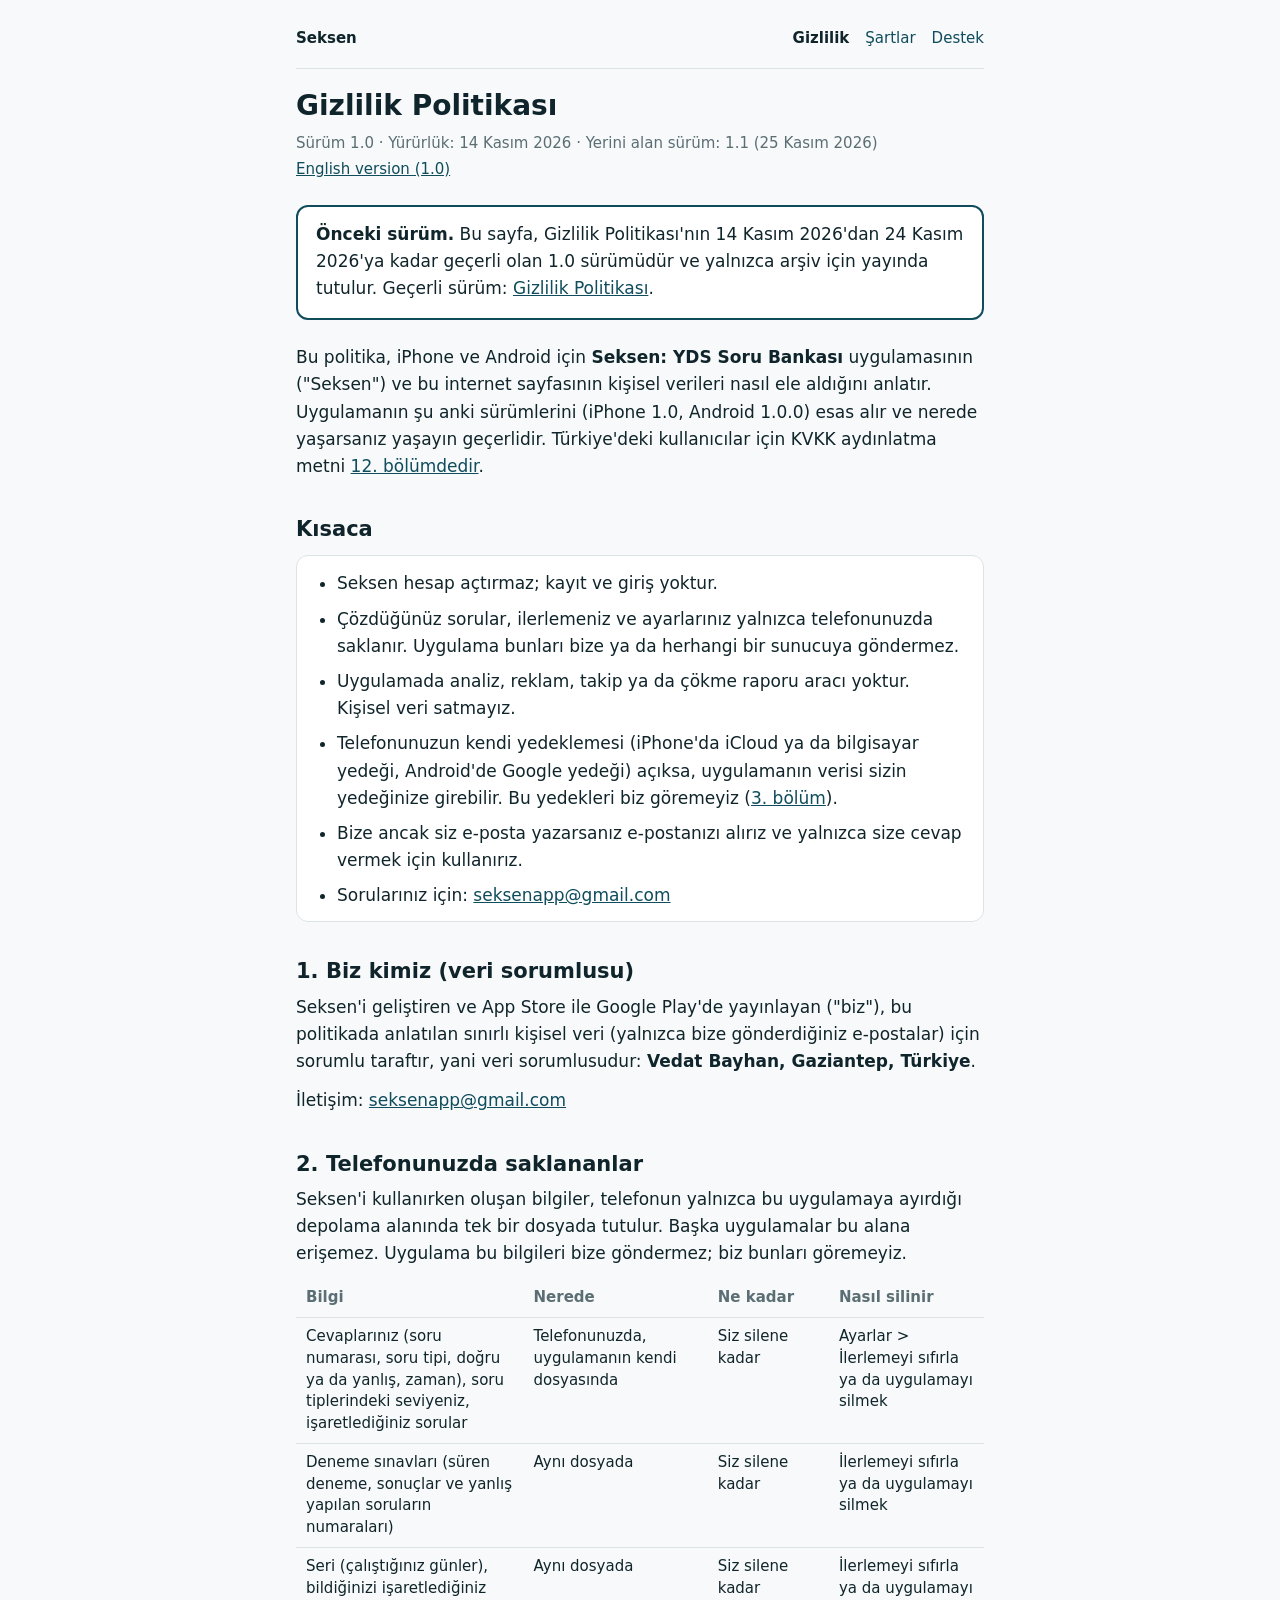
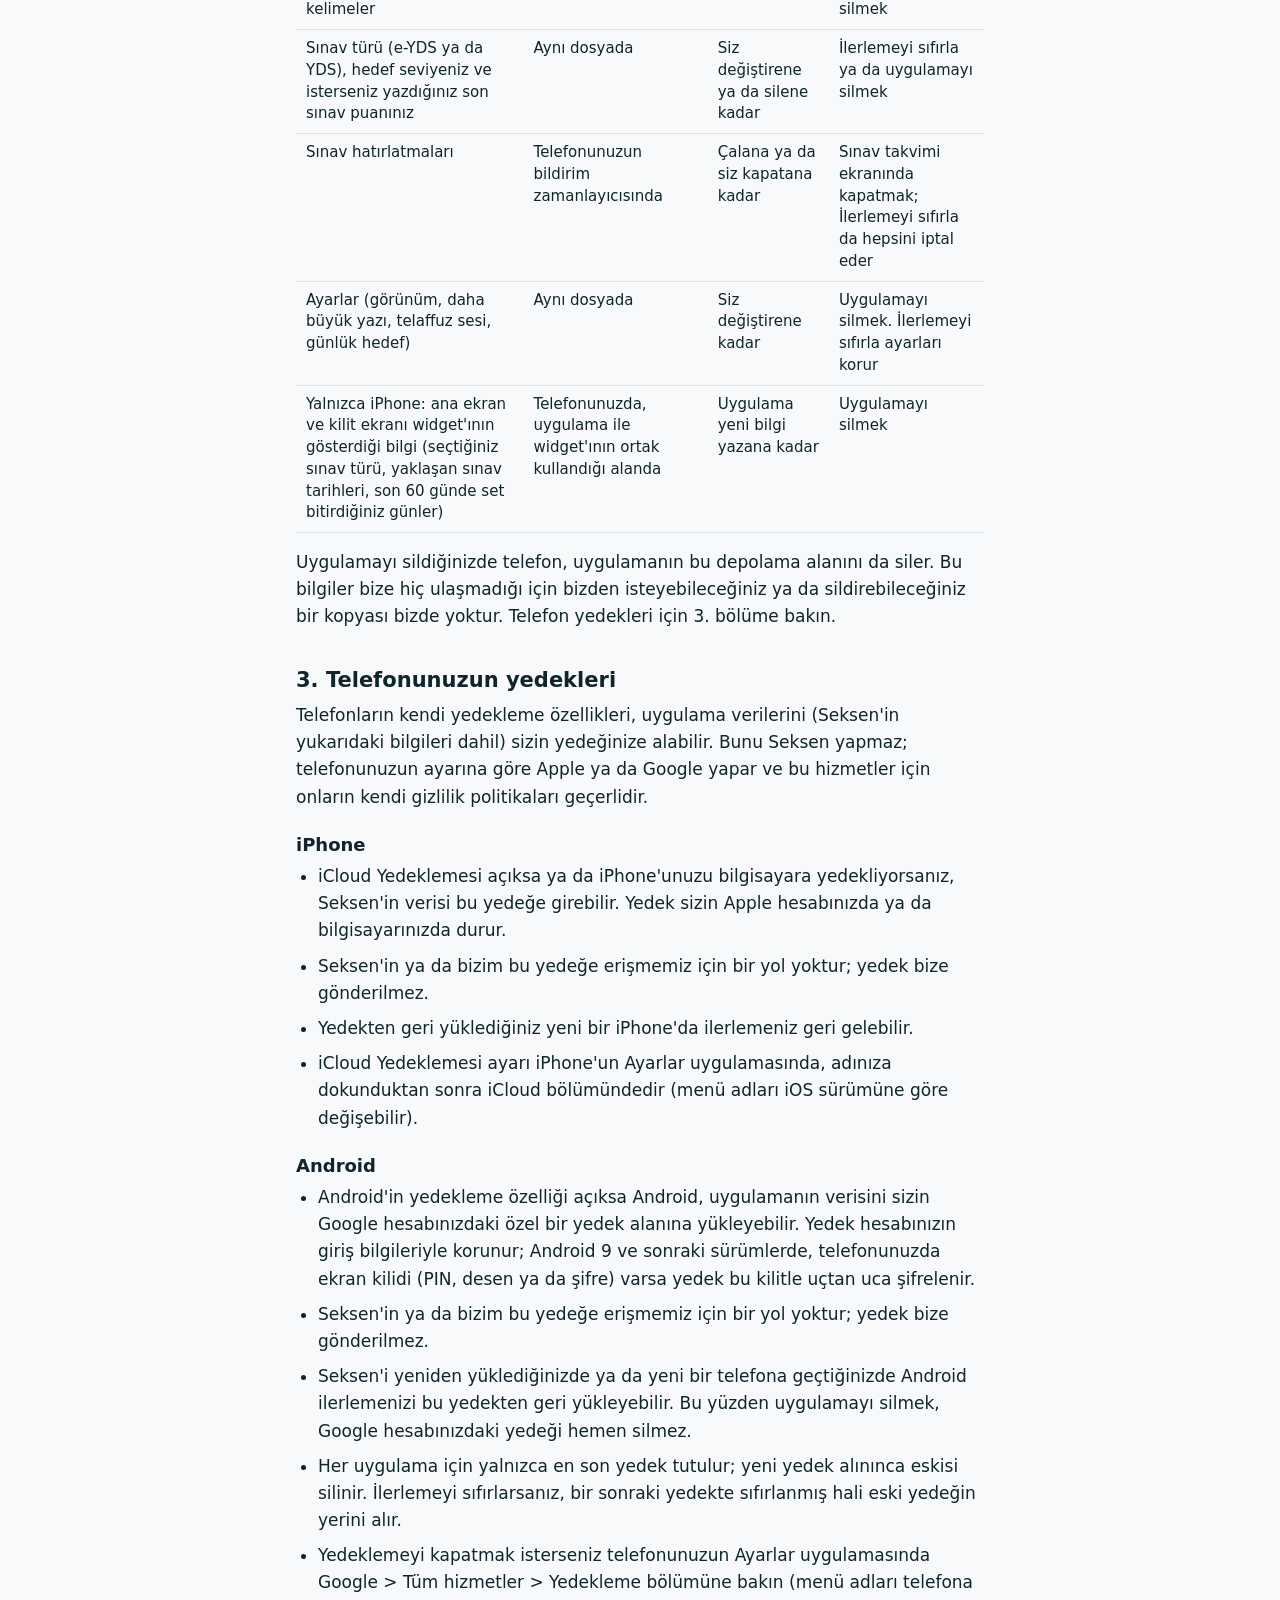
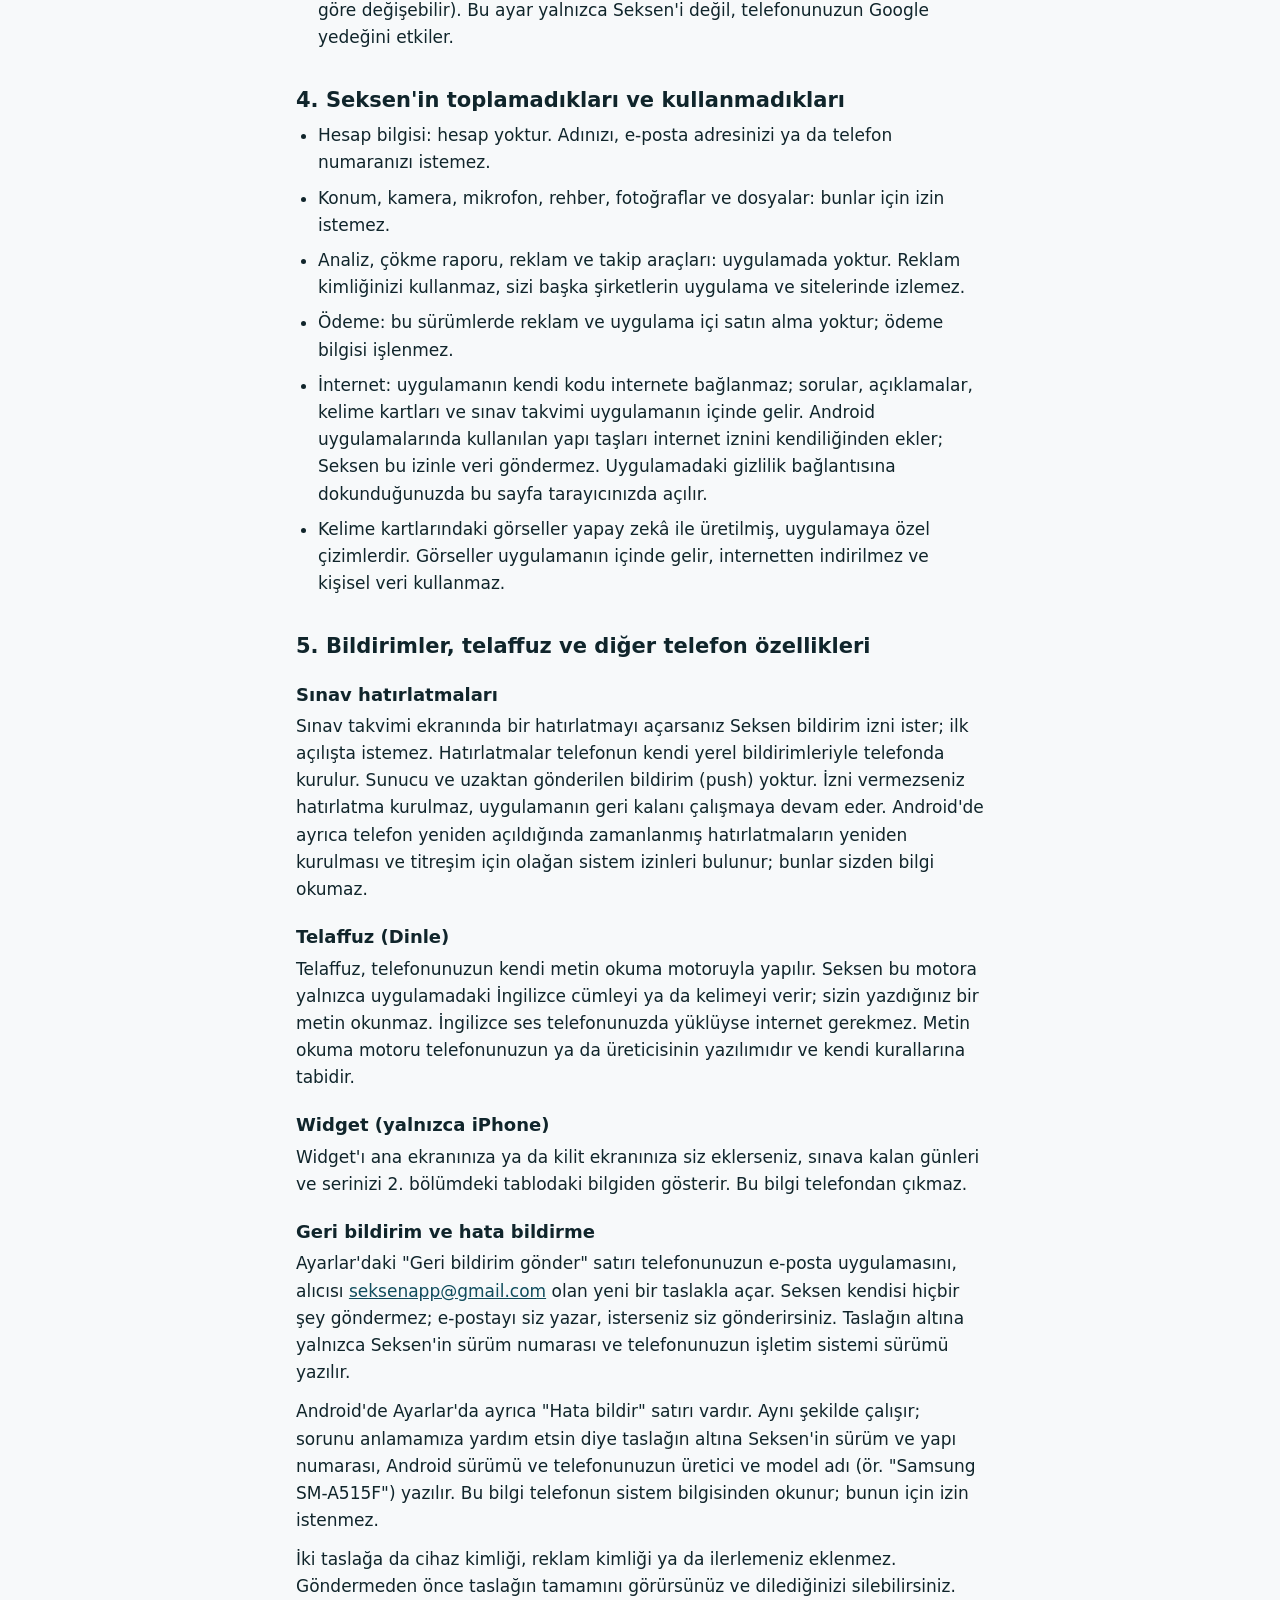
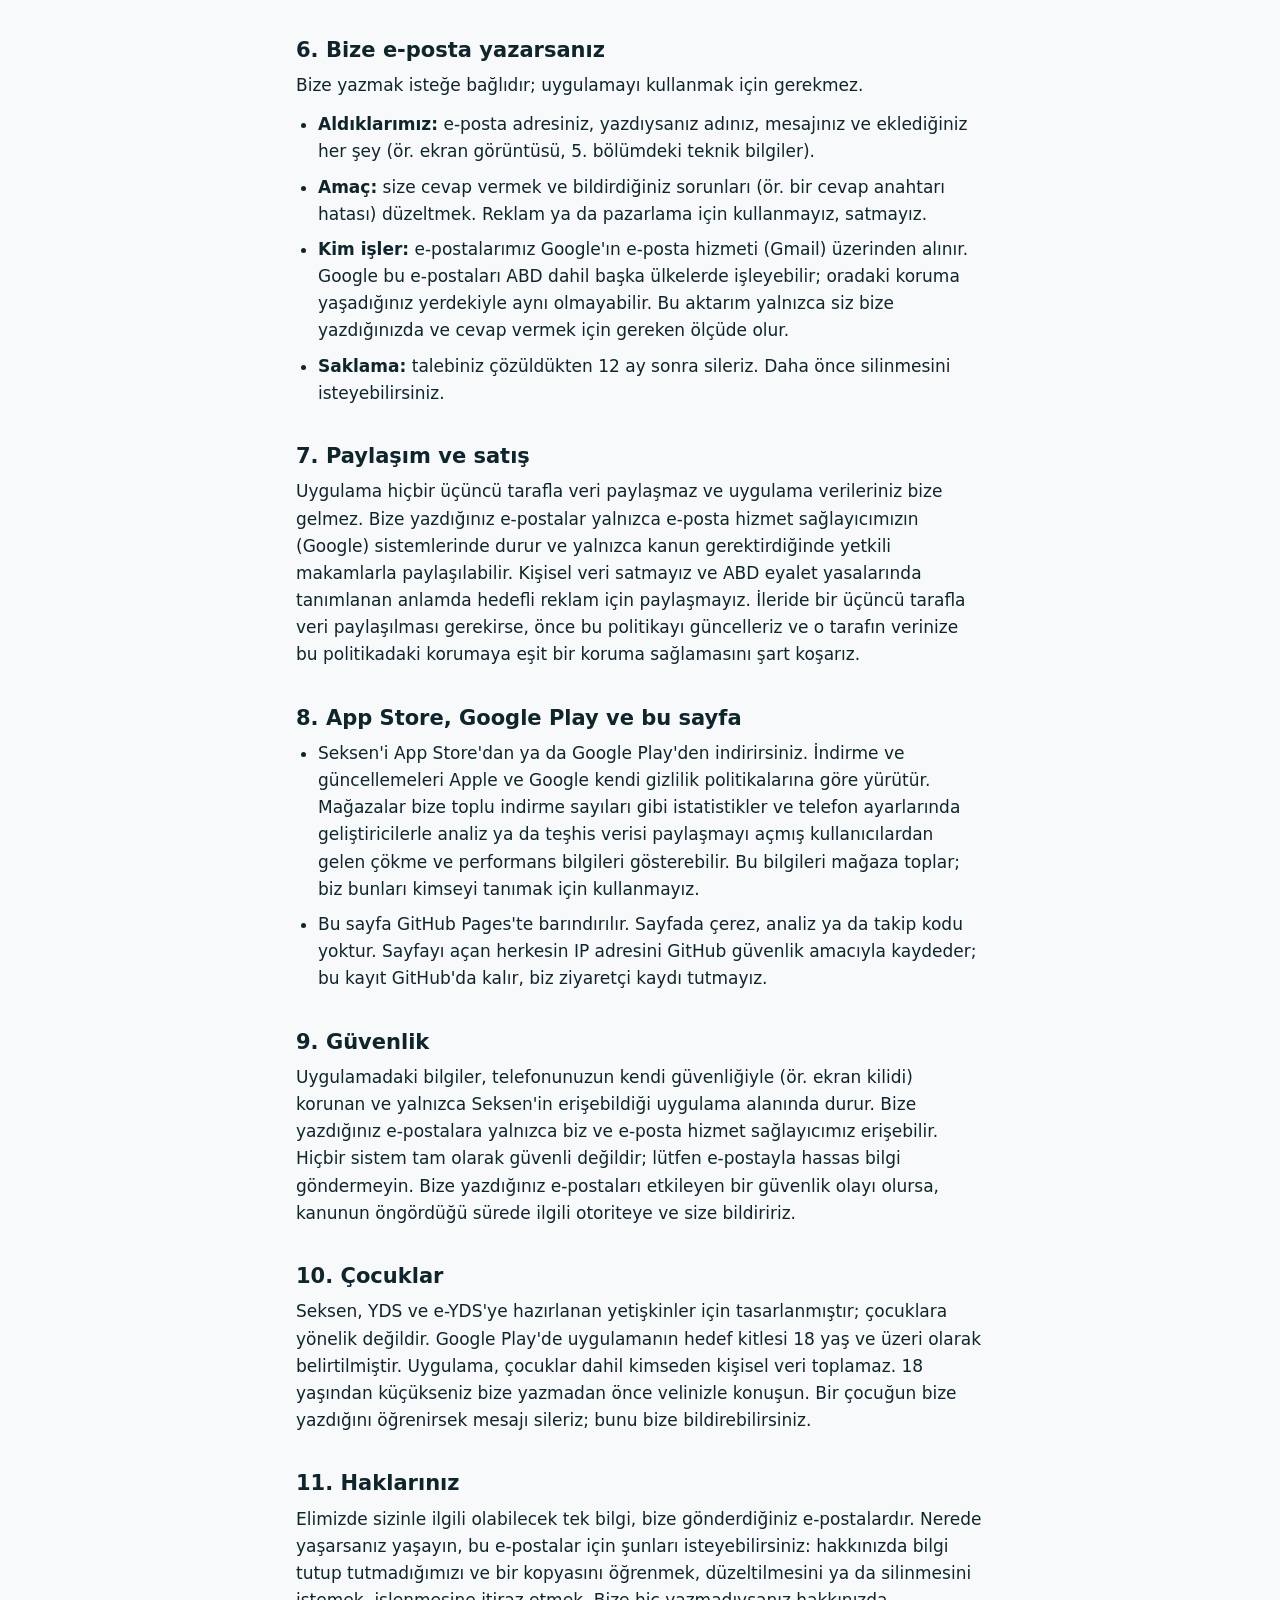
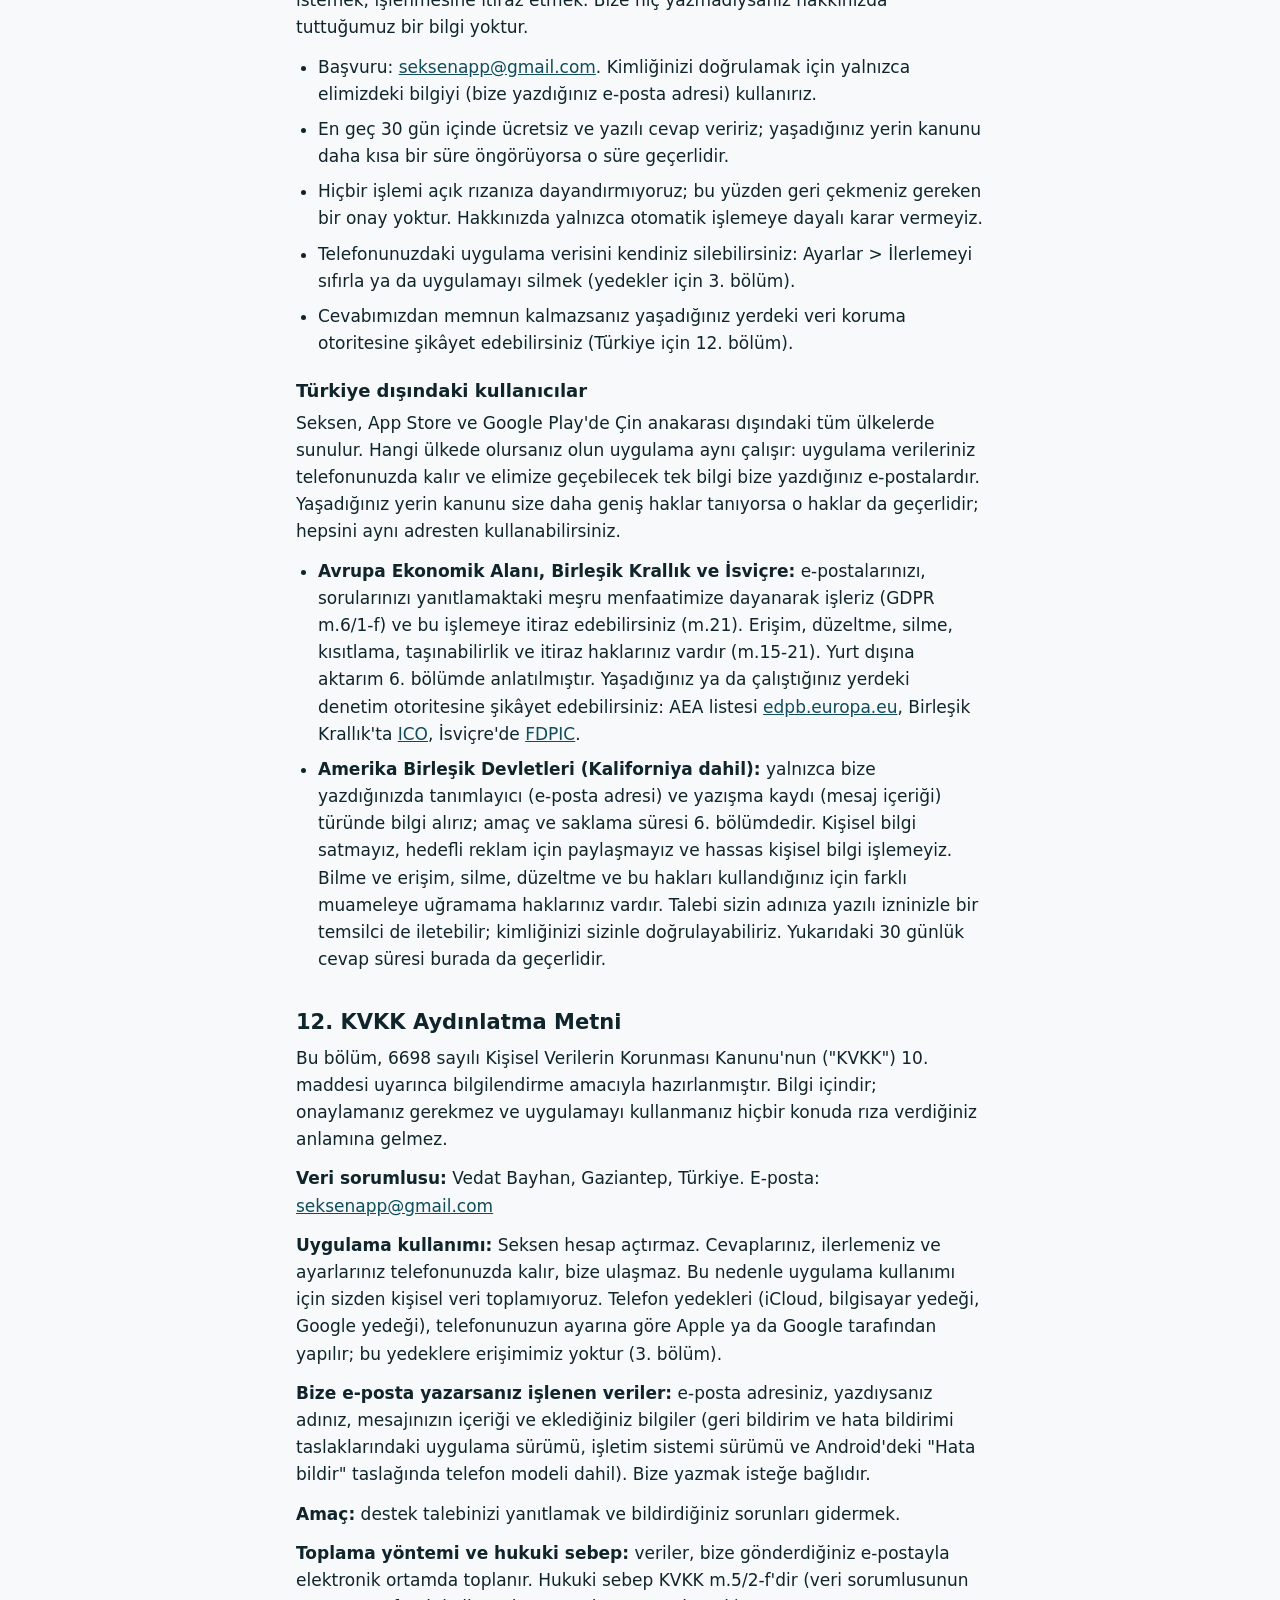
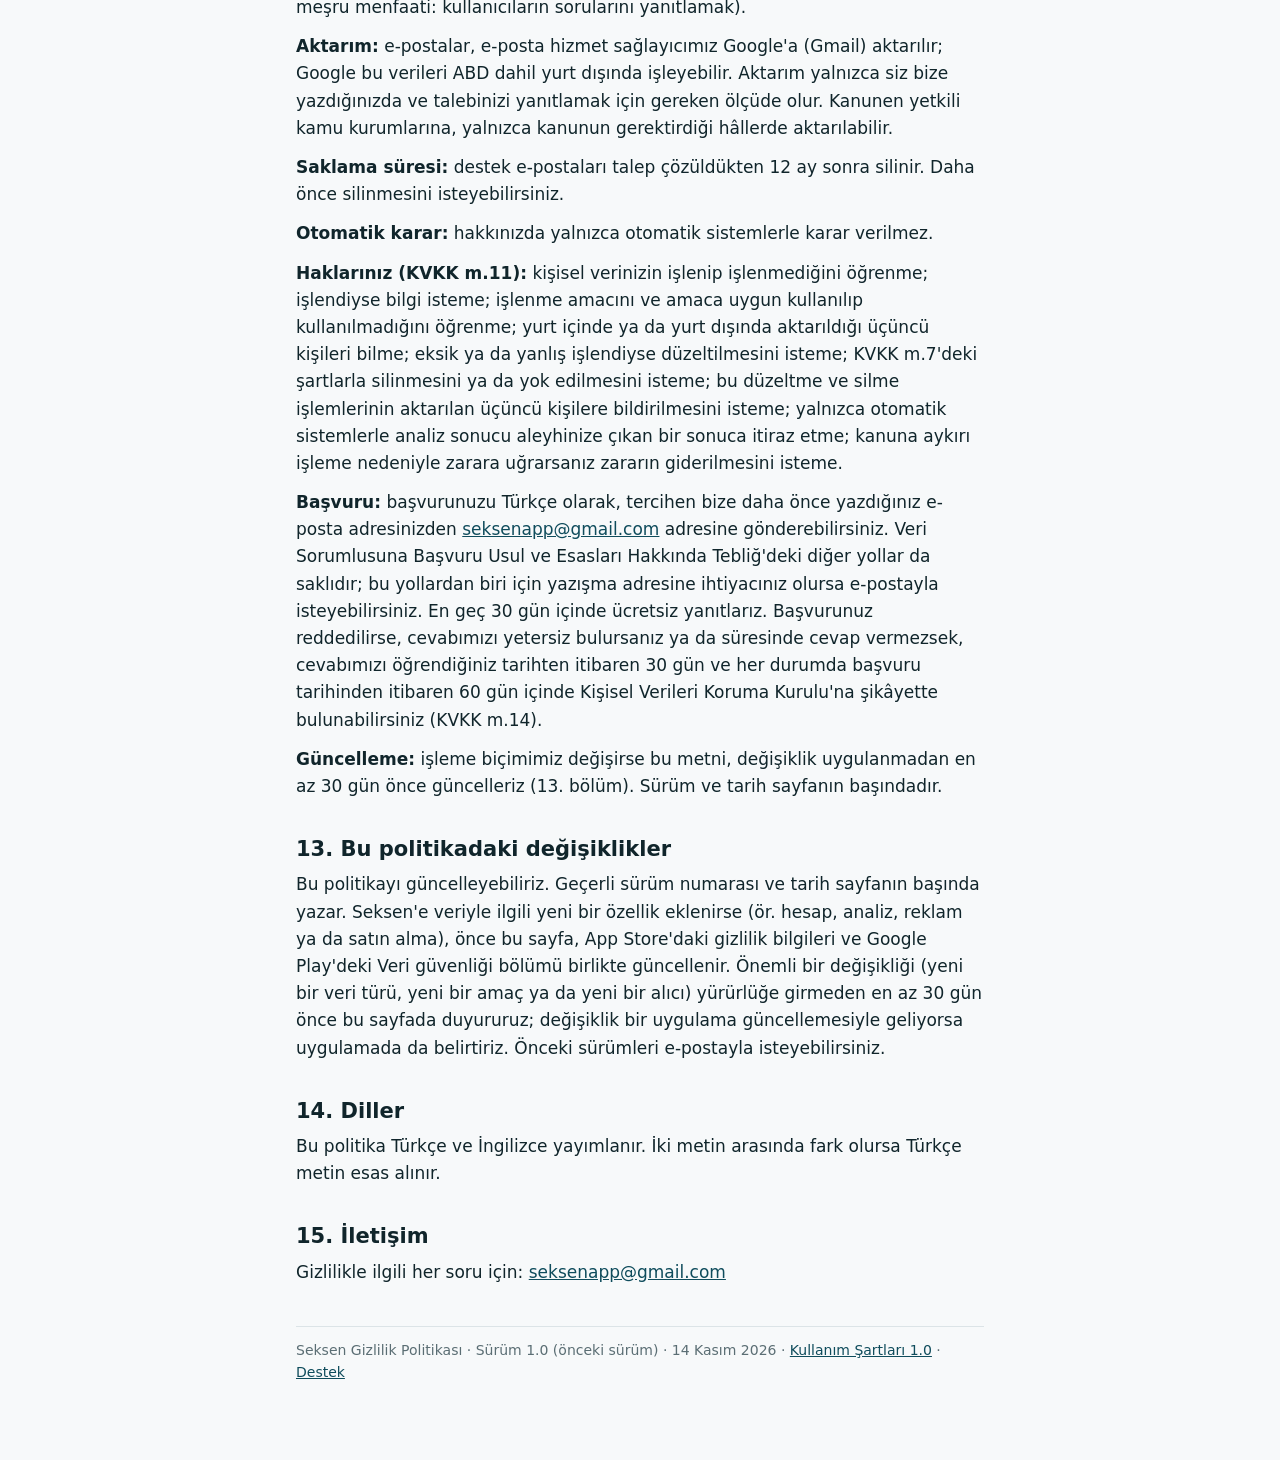
<file: gizlilik/surum-1-0/index.html>
<!doctype html>
<html lang="tr">
<head>
  <meta charset="utf-8">
  <meta name="viewport" content="width=device-width, initial-scale=1">
  <meta http-equiv="Content-Security-Policy" content="default-src 'none'; style-src 'self'; img-src 'self'; base-uri 'none'; form-action 'none'">
  <meta name="referrer" content="no-referrer">
  <meta name="robots" content="noindex">
  <title>Gizlilik Politikası 1.0 (önceki sürüm) · Seksen</title>
  <meta name="description" content="Seksen: YDS Soru Bankası gizlilik politikası ve KVKK aydınlatma metni. Hesap yok; ilerlemeniz telefonunuzda kalır; analiz, reklam ve takip aracı yok.">
  <link rel="stylesheet" href="../../style.css">
  <link rel="alternate" hreflang="en" href="../../en/privacy/v1-0/">
</head>
<body>
  <div class="wrap">
    <nav class="top" aria-label="Site">
      <a class="brand" href="../../">Seksen</a>
      <a href="../" aria-current="page">Gizlilik</a>
      <a href="../../sartlar/">Şartlar</a>
      <a href="../../destek/">Destek</a>
    </nav>

    <header class="page">
      <h1>Gizlilik Politikası</h1>
      <p class="meta">Sürüm 1.0 · Yürürlük: 14 Kasım 2026 · Yerini alan sürüm: 1.1 (25 Kasım 2026)</p>
      <p class="meta"><a href="../../en/privacy/v1-0/" lang="en" hreflang="en">English version (1.0)</a></p>
    </header>

    <div class="notice">
      <p><strong>Önceki sürüm.</strong> Bu sayfa, Gizlilik Politikası'nın 14 Kasım 2026'dan 24 Kasım 2026'ya kadar geçerli olan 1.0 sürümüdür ve yalnızca arşiv için yayında tutulur. Geçerli sürüm: <a href="../">Gizlilik Politikası</a>.</p>
    </div>

    <p>Bu politika, iPhone ve Android için <strong>Seksen: YDS Soru Bankası</strong> uygulamasının ("Seksen") ve bu internet sayfasının kişisel verileri nasıl ele aldığını anlatır. Uygulamanın şu anki sürümlerini (iPhone 1.0, Android 1.0.0) esas alır ve nerede yaşarsanız yaşayın geçerlidir. Türkiye'deki kullanıcılar için KVKK aydınlatma metni <a href="#kvkk">12. bölümdedir</a>.</p>

    <h2 id="kisaca">Kısaca</h2>
    <div class="box">
      <ul>
        <li>Seksen hesap açtırmaz; kayıt ve giriş yoktur.</li>
        <li>Çözdüğünüz sorular, ilerlemeniz ve ayarlarınız yalnızca telefonunuzda saklanır. Uygulama bunları bize ya da herhangi bir sunucuya göndermez.</li>
        <li>Uygulamada analiz, reklam, takip ya da çökme raporu aracı yoktur. Kişisel veri satmayız.</li>
        <li>Telefonunuzun kendi yedeklemesi (iPhone'da iCloud ya da bilgisayar yedeği, Android'de Google yedeği) açıksa, uygulamanın verisi sizin yedeğinize girebilir. Bu yedekleri biz göremeyiz (<a href="#yedek">3. bölüm</a>).</li>
        <li>Bize ancak siz e-posta yazarsanız e-postanızı alırız ve yalnızca size cevap vermek için kullanırız.</li>
        <li>Sorularınız için: <a href="mailto:seksenapp@gmail.com">seksenapp@gmail.com</a></li>
      </ul>
    </div>

    <h2 id="biz">1. Biz kimiz (veri sorumlusu)</h2>
    <p>Seksen'i geliştiren ve App Store ile Google Play'de yayınlayan ("biz"), bu politikada anlatılan sınırlı kişisel veri (yalnızca bize gönderdiğiniz e-postalar) için sorumlu taraftır, yani veri sorumlusudur: <strong>Vedat Bayhan, Gaziantep, Türkiye</strong>.</p>
    <p>İletişim: <a href="mailto:seksenapp@gmail.com">seksenapp@gmail.com</a></p>

    <h2 id="telefon">2. Telefonunuzda saklananlar</h2>
    <p>Seksen'i kullanırken oluşan bilgiler, telefonun yalnızca bu uygulamaya ayırdığı depolama alanında tek bir dosyada tutulur. Başka uygulamalar bu alana erişemez. Uygulama bu bilgileri bize göndermez; biz bunları göremeyiz.</p>
    <div class="table-wrap">
      <table>
        <thead>
          <tr><th scope="col">Bilgi</th><th scope="col">Nerede</th><th scope="col">Ne kadar</th><th scope="col">Nasıl silinir</th></tr>
        </thead>
        <tbody>
          <tr><td>Cevaplarınız (soru numarası, soru tipi, doğru ya da yanlış, zaman), soru tiplerindeki seviyeniz, işaretlediğiniz sorular</td><td>Telefonunuzda, uygulamanın kendi dosyasında</td><td>Siz silene kadar</td><td>Ayarlar &gt; İlerlemeyi sıfırla ya da uygulamayı silmek</td></tr>
          <tr><td>Deneme sınavları (süren deneme, sonuçlar ve yanlış yapılan soruların numaraları)</td><td>Aynı dosyada</td><td>Siz silene kadar</td><td>İlerlemeyi sıfırla ya da uygulamayı silmek</td></tr>
          <tr><td>Seri (çalıştığınız günler), bildiğinizi işaretlediğiniz kelimeler</td><td>Aynı dosyada</td><td>Siz silene kadar</td><td>İlerlemeyi sıfırla ya da uygulamayı silmek</td></tr>
          <tr><td>Sınav türü (e-YDS ya da YDS), hedef seviyeniz ve isterseniz yazdığınız son sınav puanınız</td><td>Aynı dosyada</td><td>Siz değiştirene ya da silene kadar</td><td>İlerlemeyi sıfırla ya da uygulamayı silmek</td></tr>
          <tr><td>Sınav hatırlatmaları</td><td>Telefonunuzun bildirim zamanlayıcısında</td><td>Çalana ya da siz kapatana kadar</td><td>Sınav takvimi ekranında kapatmak; İlerlemeyi sıfırla da hepsini iptal eder</td></tr>
          <tr><td>Ayarlar (görünüm, daha büyük yazı, telaffuz sesi, günlük hedef)</td><td>Aynı dosyada</td><td>Siz değiştirene kadar</td><td>Uygulamayı silmek. İlerlemeyi sıfırla ayarları korur</td></tr>
          <tr><td>Yalnızca iPhone: ana ekran ve kilit ekranı widget'ının gösterdiği bilgi (seçtiğiniz sınav türü, yaklaşan sınav tarihleri, son 60 günde set bitirdiğiniz günler)</td><td>Telefonunuzda, uygulama ile widget'ının ortak kullandığı alanda</td><td>Uygulama yeni bilgi yazana kadar</td><td>Uygulamayı silmek</td></tr>
        </tbody>
      </table>
    </div>
    <p>Uygulamayı sildiğinizde telefon, uygulamanın bu depolama alanını da siler. Bu bilgiler bize hiç ulaşmadığı için bizden isteyebileceğiniz ya da sildirebileceğiniz bir kopyası bizde yoktur. Telefon yedekleri için 3. bölüme bakın.</p>

    <h2 id="yedek">3. Telefonunuzun yedekleri</h2>
    <p>Telefonların kendi yedekleme özellikleri, uygulama verilerini (Seksen'in yukarıdaki bilgileri dahil) sizin yedeğinize alabilir. Bunu Seksen yapmaz; telefonunuzun ayarına göre Apple ya da Google yapar ve bu hizmetler için onların kendi gizlilik politikaları geçerlidir.</p>
    <h3>iPhone</h3>
    <ul>
      <li>iCloud Yedeklemesi açıksa ya da iPhone'unuzu bilgisayara yedekliyorsanız, Seksen'in verisi bu yedeğe girebilir. Yedek sizin Apple hesabınızda ya da bilgisayarınızda durur.</li>
      <li>Seksen'in ya da bizim bu yedeğe erişmemiz için bir yol yoktur; yedek bize gönderilmez.</li>
      <li>Yedekten geri yüklediğiniz yeni bir iPhone'da ilerlemeniz geri gelebilir.</li>
      <li>iCloud Yedeklemesi ayarı iPhone'un Ayarlar uygulamasında, adınıza dokunduktan sonra iCloud bölümündedir (menü adları iOS sürümüne göre değişebilir).</li>
    </ul>
    <h3>Android</h3>
    <ul>
      <li>Android'in yedekleme özelliği açıksa Android, uygulamanın verisini sizin Google hesabınızdaki özel bir yedek alanına yükleyebilir. Yedek hesabınızın giriş bilgileriyle korunur; Android 9 ve sonraki sürümlerde, telefonunuzda ekran kilidi (PIN, desen ya da şifre) varsa yedek bu kilitle uçtan uca şifrelenir.</li>
      <li>Seksen'in ya da bizim bu yedeğe erişmemiz için bir yol yoktur; yedek bize gönderilmez.</li>
      <li>Seksen'i yeniden yüklediğinizde ya da yeni bir telefona geçtiğinizde Android ilerlemenizi bu yedekten geri yükleyebilir. Bu yüzden uygulamayı silmek, Google hesabınızdaki yedeği hemen silmez.</li>
      <li>Her uygulama için yalnızca en son yedek tutulur; yeni yedek alınınca eskisi silinir. İlerlemeyi sıfırlarsanız, bir sonraki yedekte sıfırlanmış hali eski yedeğin yerini alır.</li>
      <li>Yedeklemeyi kapatmak isterseniz telefonunuzun Ayarlar uygulamasında Google &gt; Tüm hizmetler &gt; Yedekleme bölümüne bakın (menü adları telefona göre değişebilir). Bu ayar yalnızca Seksen'i değil, telefonunuzun Google yedeğini etkiler.</li>
    </ul>

    <h2 id="toplanmayan">4. Seksen'in toplamadıkları ve kullanmadıkları</h2>
    <ul>
      <li>Hesap bilgisi: hesap yoktur. Adınızı, e-posta adresinizi ya da telefon numaranızı istemez.</li>
      <li>Konum, kamera, mikrofon, rehber, fotoğraflar ve dosyalar: bunlar için izin istemez.</li>
      <li>Analiz, çökme raporu, reklam ve takip araçları: uygulamada yoktur. Reklam kimliğinizi kullanmaz, sizi başka şirketlerin uygulama ve sitelerinde izlemez.</li>
      <li>Ödeme: bu sürümlerde reklam ve uygulama içi satın alma yoktur; ödeme bilgisi işlenmez.</li>
      <li>İnternet: uygulamanın kendi kodu internete bağlanmaz; sorular, açıklamalar, kelime kartları ve sınav takvimi uygulamanın içinde gelir. Android uygulamalarında kullanılan yapı taşları internet iznini kendiliğinden ekler; Seksen bu izinle veri göndermez. Uygulamadaki gizlilik bağlantısına dokunduğunuzda bu sayfa tarayıcınızda açılır.</li>
      <li>Kelime kartlarındaki görseller yapay zekâ ile üretilmiş, uygulamaya özel çizimlerdir. Görseller uygulamanın içinde gelir, internetten indirilmez ve kişisel veri kullanmaz.</li>
    </ul>

    <h2 id="ozellikler">5. Bildirimler, telaffuz ve diğer telefon özellikleri</h2>
    <h3>Sınav hatırlatmaları</h3>
    <p>Sınav takvimi ekranında bir hatırlatmayı açarsanız Seksen bildirim izni ister; ilk açılışta istemez. Hatırlatmalar telefonun kendi yerel bildirimleriyle telefonda kurulur. Sunucu ve uzaktan gönderilen bildirim (push) yoktur. İzni vermezseniz hatırlatma kurulmaz, uygulamanın geri kalanı çalışmaya devam eder. Android'de ayrıca telefon yeniden açıldığında zamanlanmış hatırlatmaların yeniden kurulması ve titreşim için olağan sistem izinleri bulunur; bunlar sizden bilgi okumaz.</p>
    <h3>Telaffuz (Dinle)</h3>
    <p>Telaffuz, telefonunuzun kendi metin okuma motoruyla yapılır. Seksen bu motora yalnızca uygulamadaki İngilizce cümleyi ya da kelimeyi verir; sizin yazdığınız bir metin okunmaz. İngilizce ses telefonunuzda yüklüyse internet gerekmez. Metin okuma motoru telefonunuzun ya da üreticisinin yazılımıdır ve kendi kurallarına tabidir.</p>
    <h3>Widget (yalnızca iPhone)</h3>
    <p>Widget'ı ana ekranınıza ya da kilit ekranınıza siz eklerseniz, sınava kalan günleri ve serinizi 2. bölümdeki tablodaki bilgiden gösterir. Bu bilgi telefondan çıkmaz.</p>
    <h3>Geri bildirim ve hata bildirme</h3>
    <p>Ayarlar'daki "Geri bildirim gönder" satırı telefonunuzun e-posta uygulamasını, alıcısı <a href="mailto:seksenapp@gmail.com">seksenapp@gmail.com</a> olan yeni bir taslakla açar. Seksen kendisi hiçbir şey göndermez; e-postayı siz yazar, isterseniz siz gönderirsiniz. Taslağın altına yalnızca Seksen'in sürüm numarası ve telefonunuzun işletim sistemi sürümü yazılır.</p>
    <p>Android'de Ayarlar'da ayrıca "Hata bildir" satırı vardır. Aynı şekilde çalışır; sorunu anlamamıza yardım etsin diye taslağın altına Seksen'in sürüm ve yapı numarası, Android sürümü ve telefonunuzun üretici ve model adı (ör. "Samsung SM-A515F") yazılır. Bu bilgi telefonun sistem bilgisinden okunur; bunun için izin istenmez.</p>
    <p>İki taslağa da cihaz kimliği, reklam kimliği ya da ilerlemeniz eklenmez. Göndermeden önce taslağın tamamını görürsünüz ve dilediğinizi silebilirsiniz.</p>

    <h2 id="eposta">6. Bize e-posta yazarsanız</h2>
    <p>Bize yazmak isteğe bağlıdır; uygulamayı kullanmak için gerekmez.</p>
    <ul>
      <li><strong>Aldıklarımız:</strong> e-posta adresiniz, yazdıysanız adınız, mesajınız ve eklediğiniz her şey (ör. ekran görüntüsü, 5. bölümdeki teknik bilgiler).</li>
      <li><strong>Amaç:</strong> size cevap vermek ve bildirdiğiniz sorunları (ör. bir cevap anahtarı hatası) düzeltmek. Reklam ya da pazarlama için kullanmayız, satmayız.</li>
      <li><strong>Kim işler:</strong> e-postalarımız Google'ın e-posta hizmeti (Gmail) üzerinden alınır. Google bu e-postaları ABD dahil başka ülkelerde işleyebilir; oradaki koruma yaşadığınız yerdekiyle aynı olmayabilir. Bu aktarım yalnızca siz bize yazdığınızda ve cevap vermek için gereken ölçüde olur.</li>
      <li><strong>Saklama:</strong> talebiniz çözüldükten 12 ay sonra sileriz. Daha önce silinmesini isteyebilirsiniz.</li>
    </ul>

    <h2 id="paylasim">7. Paylaşım ve satış</h2>
    <p>Uygulama hiçbir üçüncü tarafla veri paylaşmaz ve uygulama verileriniz bize gelmez. Bize yazdığınız e-postalar yalnızca e-posta hizmet sağlayıcımızın (Google) sistemlerinde durur ve yalnızca kanun gerektirdiğinde yetkili makamlarla paylaşılabilir. Kişisel veri satmayız ve ABD eyalet yasalarında tanımlanan anlamda hedefli reklam için paylaşmayız. İleride bir üçüncü tarafla veri paylaşılması gerekirse, önce bu politikayı güncelleriz ve o tarafın verinize bu politikadaki korumaya eşit bir koruma sağlamasını şart koşarız.</p>

    <h2 id="magaza">8. App Store, Google Play ve bu sayfa</h2>
    <ul>
      <li>Seksen'i App Store'dan ya da Google Play'den indirirsiniz. İndirme ve güncellemeleri Apple ve Google kendi gizlilik politikalarına göre yürütür. Mağazalar bize toplu indirme sayıları gibi istatistikler ve telefon ayarlarında geliştiricilerle analiz ya da teşhis verisi paylaşmayı açmış kullanıcılardan gelen çökme ve performans bilgileri gösterebilir. Bu bilgileri mağaza toplar; biz bunları kimseyi tanımak için kullanmayız.</li>
      <li>Bu sayfa GitHub Pages'te barındırılır. Sayfada çerez, analiz ya da takip kodu yoktur. Sayfayı açan herkesin IP adresini GitHub güvenlik amacıyla kaydeder; bu kayıt GitHub'da kalır, biz ziyaretçi kaydı tutmayız.</li>
    </ul>

    <h2 id="guvenlik">9. Güvenlik</h2>
    <p>Uygulamadaki bilgiler, telefonunuzun kendi güvenliğiyle (ör. ekran kilidi) korunan ve yalnızca Seksen'in erişebildiği uygulama alanında durur. Bize yazdığınız e-postalara yalnızca biz ve e-posta hizmet sağlayıcımız erişebilir. Hiçbir sistem tam olarak güvenli değildir; lütfen e-postayla hassas bilgi göndermeyin. Bize yazdığınız e-postaları etkileyen bir güvenlik olayı olursa, kanunun öngördüğü sürede ilgili otoriteye ve size bildiririz.</p>

    <h2 id="cocuklar">10. Çocuklar</h2>
    <p>Seksen, YDS ve e-YDS'ye hazırlanan yetişkinler için tasarlanmıştır; çocuklara yönelik değildir. Google Play'de uygulamanın hedef kitlesi 18 yaş ve üzeri olarak belirtilmiştir. Uygulama, çocuklar dahil kimseden kişisel veri toplamaz. 18 yaşından küçükseniz bize yazmadan önce velinizle konuşun. Bir çocuğun bize yazdığını öğrenirsek mesajı sileriz; bunu bize bildirebilirsiniz.</p>

    <h2 id="haklar">11. Haklarınız</h2>
    <p>Elimizde sizinle ilgili olabilecek tek bilgi, bize gönderdiğiniz e-postalardır. Nerede yaşarsanız yaşayın, bu e-postalar için şunları isteyebilirsiniz: hakkınızda bilgi tutup tutmadığımızı ve bir kopyasını öğrenmek, düzeltilmesini ya da silinmesini istemek, işlenmesine itiraz etmek. Bize hiç yazmadıysanız hakkınızda tuttuğumuz bir bilgi yoktur.</p>
    <ul>
      <li>Başvuru: <a href="mailto:seksenapp@gmail.com">seksenapp@gmail.com</a>. Kimliğinizi doğrulamak için yalnızca elimizdeki bilgiyi (bize yazdığınız e-posta adresi) kullanırız.</li>
      <li>En geç 30 gün içinde ücretsiz ve yazılı cevap veririz; yaşadığınız yerin kanunu daha kısa bir süre öngörüyorsa o süre geçerlidir.</li>
      <li>Hiçbir işlemi açık rızanıza dayandırmıyoruz; bu yüzden geri çekmeniz gereken bir onay yoktur. Hakkınızda yalnızca otomatik işlemeye dayalı karar vermeyiz.</li>
      <li>Telefonunuzdaki uygulama verisini kendiniz silebilirsiniz: Ayarlar &gt; İlerlemeyi sıfırla ya da uygulamayı silmek (yedekler için 3. bölüm).</li>
      <li>Cevabımızdan memnun kalmazsanız yaşadığınız yerdeki veri koruma otoritesine şikâyet edebilirsiniz (Türkiye için 12. bölüm).</li>
    </ul>

    <h3 id="yurtdisi">Türkiye dışındaki kullanıcılar</h3>
    <p>Seksen, App Store ve Google Play'de Çin anakarası dışındaki tüm ülkelerde sunulur. Hangi ülkede olursanız olun uygulama aynı çalışır: uygulama verileriniz telefonunuzda kalır ve elimize geçebilecek tek bilgi bize yazdığınız e-postalardır. Yaşadığınız yerin kanunu size daha geniş haklar tanıyorsa o haklar da geçerlidir; hepsini aynı adresten kullanabilirsiniz.</p>
    <ul>
      <li><strong>Avrupa Ekonomik Alanı, Birleşik Krallık ve İsviçre:</strong> e-postalarınızı, sorularınızı yanıtlamaktaki meşru menfaatimize dayanarak işleriz (GDPR m.6/1-f) ve bu işlemeye itiraz edebilirsiniz (m.21). Erişim, düzeltme, silme, kısıtlama, taşınabilirlik ve itiraz haklarınız vardır (m.15-21). Yurt dışına aktarım 6. bölümde anlatılmıştır. Yaşadığınız ya da çalıştığınız yerdeki denetim otoritesine şikâyet edebilirsiniz: AEA listesi <a href="https://www.edpb.europa.eu/about-edpb/about-edpb/members_en">edpb.europa.eu</a>, Birleşik Krallık'ta <a href="https://ico.org.uk/make-a-complaint/">ICO</a>, İsviçre'de <a href="https://www.edoeb.admin.ch/">FDPIC</a>.</li>
      <li><strong>Amerika Birleşik Devletleri (Kaliforniya dahil):</strong> yalnızca bize yazdığınızda tanımlayıcı (e-posta adresi) ve yazışma kaydı (mesaj içeriği) türünde bilgi alırız; amaç ve saklama süresi 6. bölümdedir. Kişisel bilgi satmayız, hedefli reklam için paylaşmayız ve hassas kişisel bilgi işlemeyiz. Bilme ve erişim, silme, düzeltme ve bu hakları kullandığınız için farklı muameleye uğramama haklarınız vardır. Talebi sizin adınıza yazılı izninizle bir temsilci de iletebilir; kimliğinizi sizinle doğrulayabiliriz. Yukarıdaki 30 günlük cevap süresi burada da geçerlidir.</li>
    </ul>

    <section id="kvkk">
      <h2>12. KVKK Aydınlatma Metni</h2>
      <p>Bu bölüm, 6698 sayılı Kişisel Verilerin Korunması Kanunu'nun ("KVKK") 10. maddesi uyarınca bilgilendirme amacıyla hazırlanmıştır. Bilgi içindir; onaylamanız gerekmez ve uygulamayı kullanmanız hiçbir konuda rıza verdiğiniz anlamına gelmez.</p>
      <p><strong>Veri sorumlusu:</strong> Vedat Bayhan, Gaziantep, Türkiye. E-posta: <a href="mailto:seksenapp@gmail.com">seksenapp@gmail.com</a></p>
      <p><strong>Uygulama kullanımı:</strong> Seksen hesap açtırmaz. Cevaplarınız, ilerlemeniz ve ayarlarınız telefonunuzda kalır, bize ulaşmaz. Bu nedenle uygulama kullanımı için sizden kişisel veri toplamıyoruz. Telefon yedekleri (iCloud, bilgisayar yedeği, Google yedeği), telefonunuzun ayarına göre Apple ya da Google tarafından yapılır; bu yedeklere erişimimiz yoktur (3. bölüm).</p>
      <p><strong>Bize e-posta yazarsanız işlenen veriler:</strong> e-posta adresiniz, yazdıysanız adınız, mesajınızın içeriği ve eklediğiniz bilgiler (geri bildirim ve hata bildirimi taslaklarındaki uygulama sürümü, işletim sistemi sürümü ve Android'deki "Hata bildir" taslağında telefon modeli dahil). Bize yazmak isteğe bağlıdır.</p>
      <p><strong>Amaç:</strong> destek talebinizi yanıtlamak ve bildirdiğiniz sorunları gidermek.</p>
      <p><strong>Toplama yöntemi ve hukuki sebep:</strong> veriler, bize gönderdiğiniz e-postayla elektronik ortamda toplanır. Hukuki sebep KVKK m.5/2-f'dir (veri sorumlusunun meşru menfaati: kullanıcıların sorularını yanıtlamak).</p>
      <p><strong>Aktarım:</strong> e-postalar, e-posta hizmet sağlayıcımız Google'a (Gmail) aktarılır; Google bu verileri ABD dahil yurt dışında işleyebilir. Aktarım yalnızca siz bize yazdığınızda ve talebinizi yanıtlamak için gereken ölçüde olur. Kanunen yetkili kamu kurumlarına, yalnızca kanunun gerektirdiği hâllerde aktarılabilir.</p>
      <p><strong>Saklama süresi:</strong> destek e-postaları talep çözüldükten 12 ay sonra silinir. Daha önce silinmesini isteyebilirsiniz.</p>
      <p><strong>Otomatik karar:</strong> hakkınızda yalnızca otomatik sistemlerle karar verilmez.</p>
      <p><strong>Haklarınız (KVKK m.11):</strong> kişisel verinizin işlenip işlenmediğini öğrenme; işlendiyse bilgi isteme; işlenme amacını ve amaca uygun kullanılıp kullanılmadığını öğrenme; yurt içinde ya da yurt dışında aktarıldığı üçüncü kişileri bilme; eksik ya da yanlış işlendiyse düzeltilmesini isteme; KVKK m.7'deki şartlarla silinmesini ya da yok edilmesini isteme; bu düzeltme ve silme işlemlerinin aktarılan üçüncü kişilere bildirilmesini isteme; yalnızca otomatik sistemlerle analiz sonucu aleyhinize çıkan bir sonuca itiraz etme; kanuna aykırı işleme nedeniyle zarara uğrarsanız zararın giderilmesini isteme.</p>
      <p><strong>Başvuru:</strong> başvurunuzu Türkçe olarak, tercihen bize daha önce yazdığınız e-posta adresinizden <a href="mailto:seksenapp@gmail.com">seksenapp@gmail.com</a> adresine gönderebilirsiniz. Veri Sorumlusuna Başvuru Usul ve Esasları Hakkında Tebliğ'deki diğer yollar da saklıdır; bu yollardan biri için yazışma adresine ihtiyacınız olursa e-postayla isteyebilirsiniz. En geç 30 gün içinde ücretsiz yanıtlarız. Başvurunuz reddedilirse, cevabımızı yetersiz bulursanız ya da süresinde cevap vermezsek, cevabımızı öğrendiğiniz tarihten itibaren 30 gün ve her durumda başvuru tarihinden itibaren 60 gün içinde Kişisel Verileri Koruma Kurulu'na şikâyette bulunabilirsiniz (KVKK m.14).</p>
      <p><strong>Güncelleme:</strong> işleme biçimimiz değişirse bu metni, değişiklik uygulanmadan en az 30 gün önce güncelleriz (13. bölüm). Sürüm ve tarih sayfanın başındadır.</p>
    </section>

    <h2 id="degisiklik">13. Bu politikadaki değişiklikler</h2>
    <p>Bu politikayı güncelleyebiliriz. Geçerli sürüm numarası ve tarih sayfanın başında yazar. Seksen'e veriyle ilgili yeni bir özellik eklenirse (ör. hesap, analiz, reklam ya da satın alma), önce bu sayfa, App Store'daki gizlilik bilgileri ve Google Play'deki Veri güvenliği bölümü birlikte güncellenir. Önemli bir değişikliği (yeni bir veri türü, yeni bir amaç ya da yeni bir alıcı) yürürlüğe girmeden en az 30 gün önce bu sayfada duyururuz; değişiklik bir uygulama güncellemesiyle geliyorsa uygulamada da belirtiriz. Önceki sürümleri e-postayla isteyebilirsiniz.</p>

    <h2 id="dil">14. Diller</h2>
    <p>Bu politika Türkçe ve İngilizce yayımlanır. İki metin arasında fark olursa Türkçe metin esas alınır.</p>

    <h2 id="iletisim">15. İletişim</h2>
    <p>Gizlilikle ilgili her soru için: <a href="mailto:seksenapp@gmail.com">seksenapp@gmail.com</a></p>

    <footer class="page">
      <p class="small">Seksen Gizlilik Politikası · Sürüm 1.0 (önceki sürüm) · 14 Kasım 2026 · <a href="../../sartlar/surum-1-0/">Kullanım Şartları 1.0</a> · <a href="../../destek/">Destek</a></p>
    </footer>
  </div>
</body>
</html>
</file>
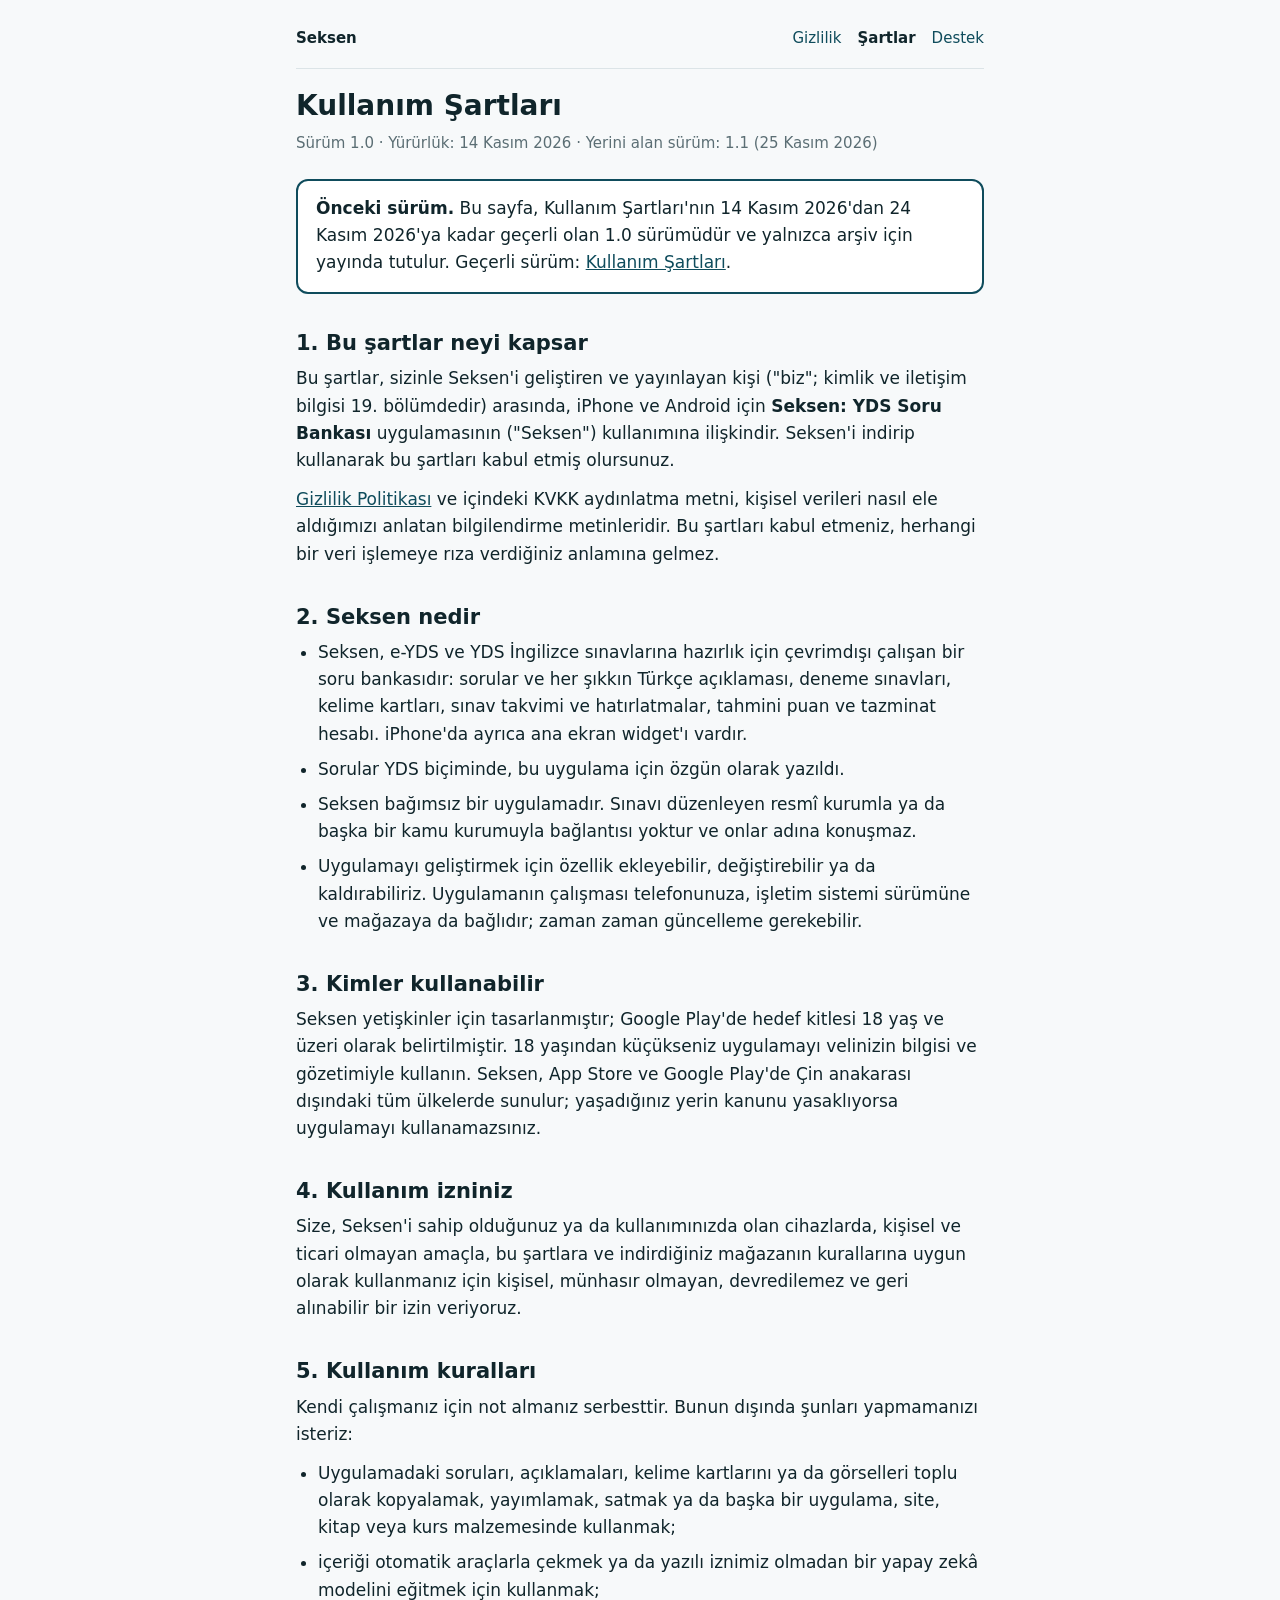
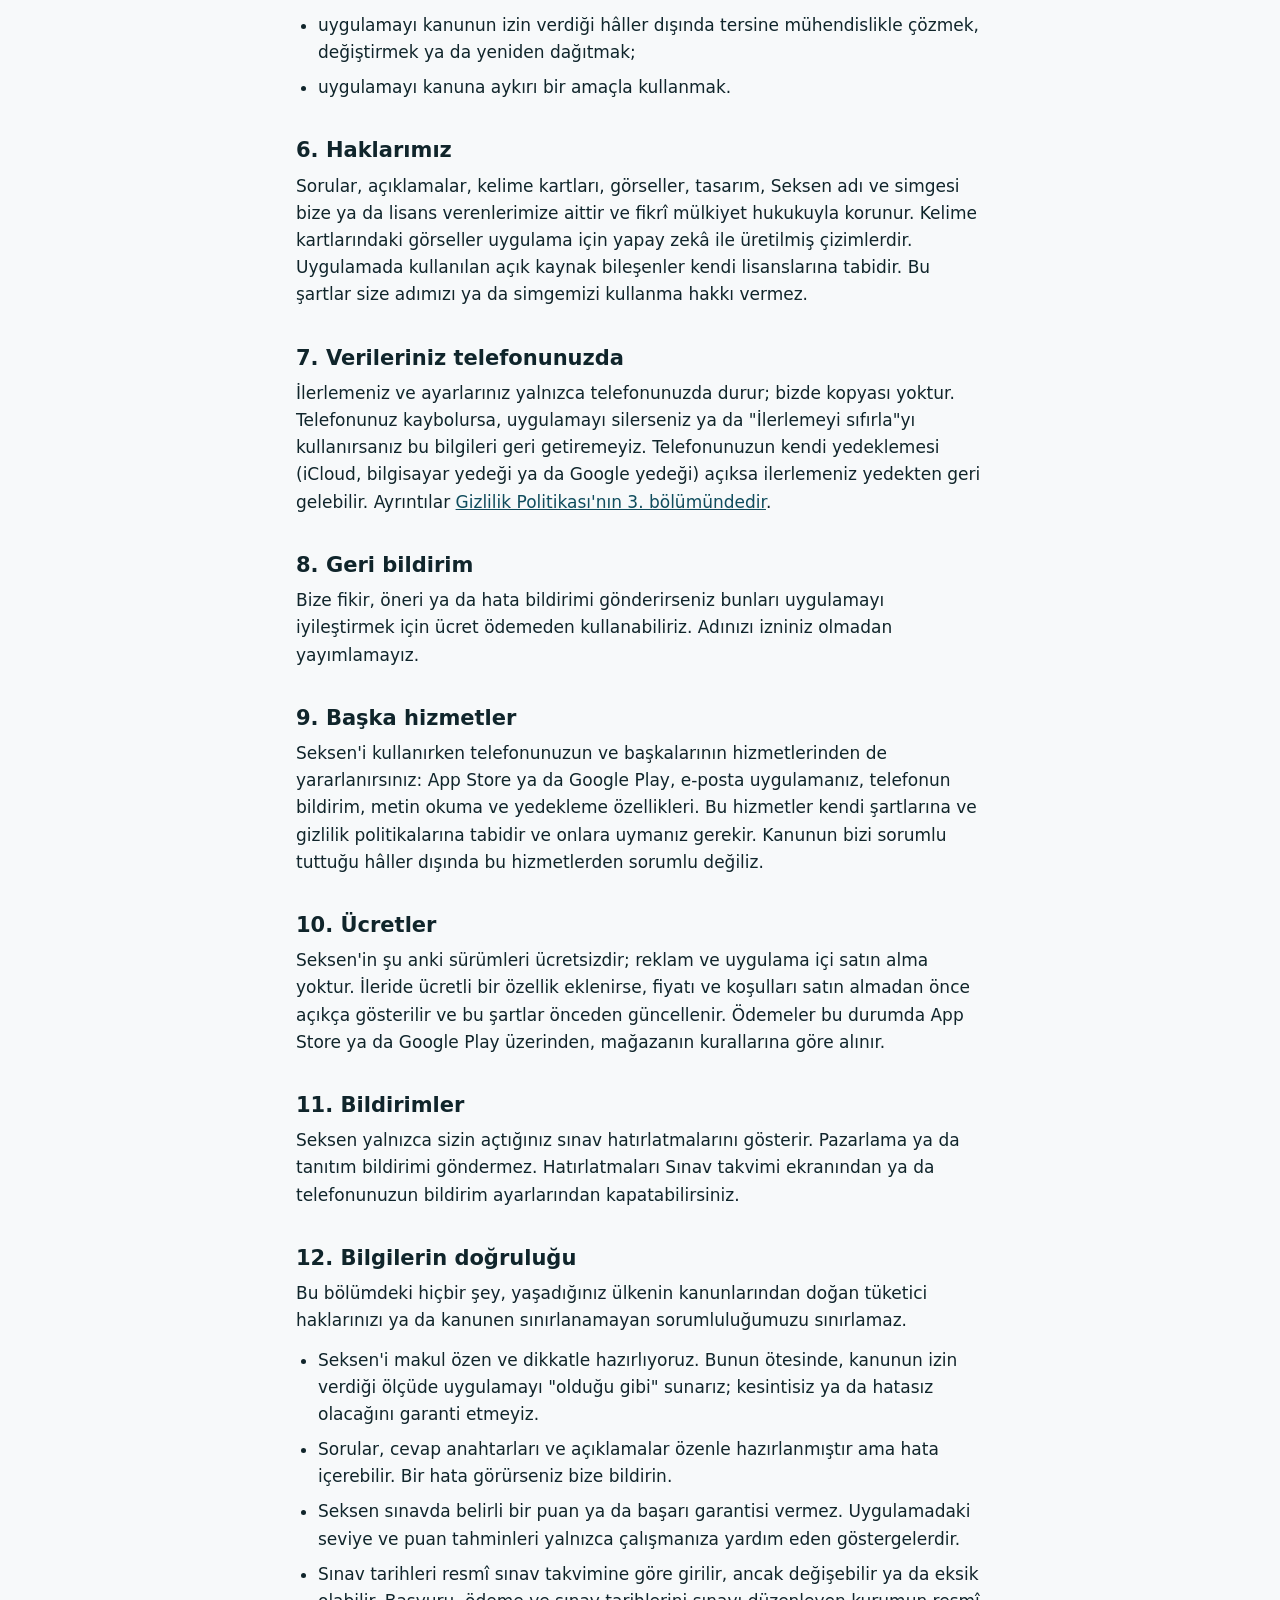
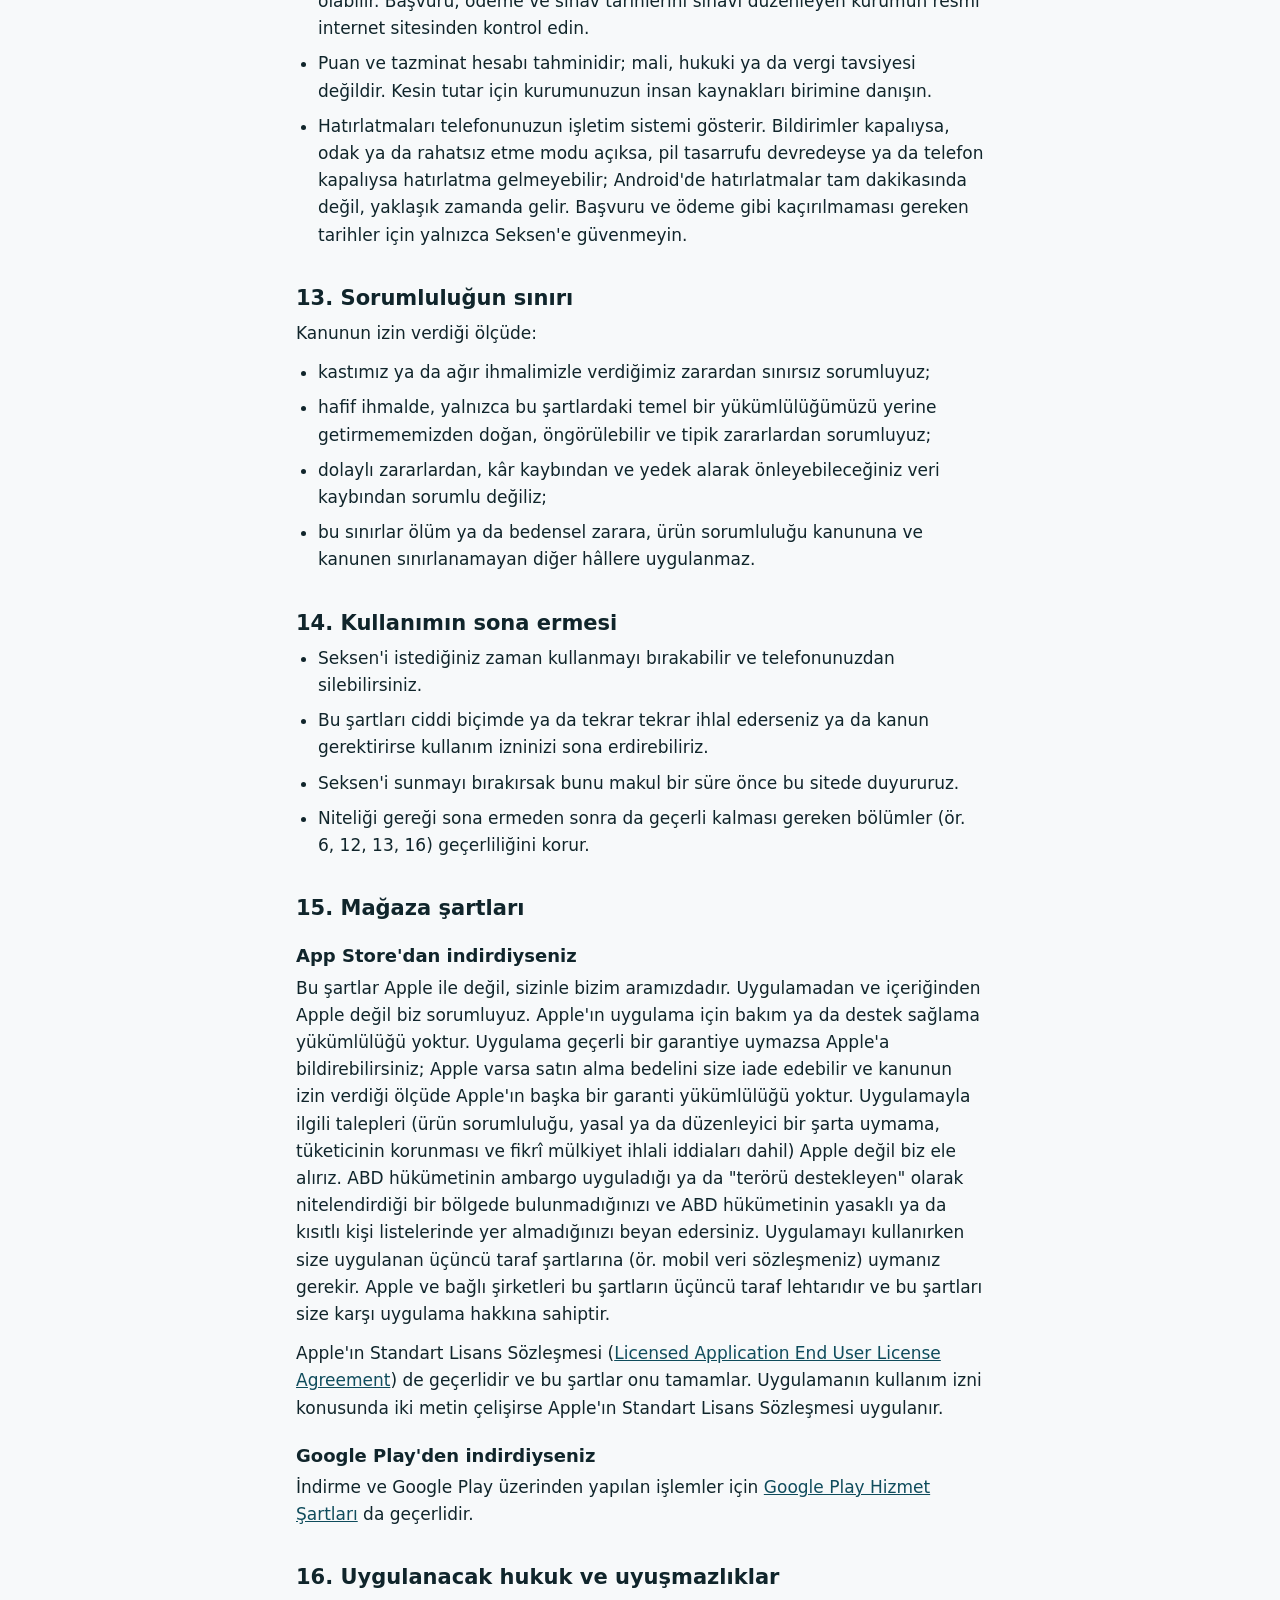
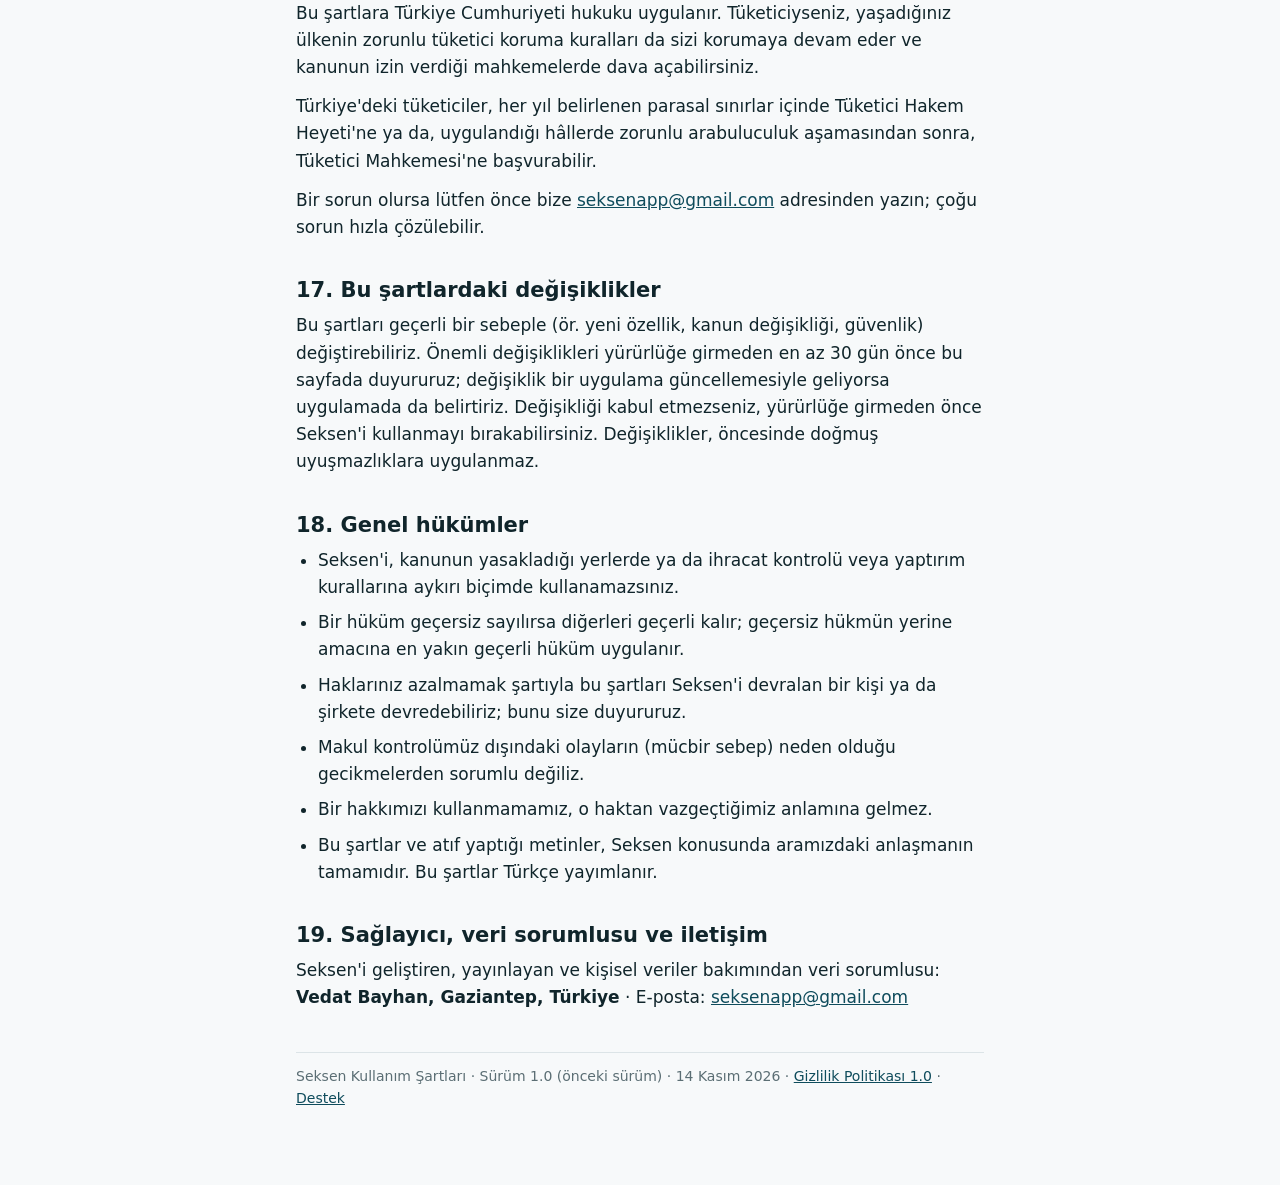
<file: sartlar/surum-1-0/index.html>
<!doctype html>
<html lang="tr">
<head>
  <meta charset="utf-8">
  <meta name="viewport" content="width=device-width, initial-scale=1">
  <meta http-equiv="Content-Security-Policy" content="default-src 'none'; style-src 'self'; img-src 'self'; base-uri 'none'; form-action 'none'">
  <meta name="referrer" content="no-referrer">
  <meta name="robots" content="noindex">
  <title>Kullanım Şartları 1.0 (önceki sürüm) · Seksen</title>
  <meta name="description" content="Seksen: YDS Soru Bankası kullanım şartları.">
  <link rel="stylesheet" href="../../style.css">
</head>
<body>
  <div class="wrap">
    <nav class="top" aria-label="Site">
      <a class="brand" href="../../">Seksen</a>
      <a href="../../gizlilik/">Gizlilik</a>
      <a href="../" aria-current="page">Şartlar</a>
      <a href="../../destek/">Destek</a>
    </nav>

    <header class="page">
      <h1>Kullanım Şartları</h1>
      <p class="meta">Sürüm 1.0 · Yürürlük: 14 Kasım 2026 · Yerini alan sürüm: 1.1 (25 Kasım 2026)</p>
    </header>

    <div class="notice">
      <p><strong>Önceki sürüm.</strong> Bu sayfa, Kullanım Şartları'nın 14 Kasım 2026'dan 24 Kasım 2026'ya kadar geçerli olan 1.0 sürümüdür ve yalnızca arşiv için yayında tutulur. Geçerli sürüm: <a href="../">Kullanım Şartları</a>.</p>
    </div>

    <h2 id="kapsam">1. Bu şartlar neyi kapsar</h2>
    <p>Bu şartlar, sizinle Seksen'i geliştiren ve yayınlayan kişi ("biz"; kimlik ve iletişim bilgisi 19. bölümdedir) arasında, iPhone ve Android için <strong>Seksen: YDS Soru Bankası</strong> uygulamasının ("Seksen") kullanımına ilişkindir. Seksen'i indirip kullanarak bu şartları kabul etmiş olursunuz.</p>
    <p><a href="../../gizlilik/surum-1-0/">Gizlilik Politikası</a> ve içindeki KVKK aydınlatma metni, kişisel verileri nasıl ele aldığımızı anlatan bilgilendirme metinleridir. Bu şartları kabul etmeniz, herhangi bir veri işlemeye rıza verdiğiniz anlamına gelmez.</p>

    <h2 id="hizmet">2. Seksen nedir</h2>
    <ul>
      <li>Seksen, e-YDS ve YDS İngilizce sınavlarına hazırlık için çevrimdışı çalışan bir soru bankasıdır: sorular ve her şıkkın Türkçe açıklaması, deneme sınavları, kelime kartları, sınav takvimi ve hatırlatmalar, tahmini puan ve tazminat hesabı. iPhone'da ayrıca ana ekran widget'ı vardır.</li>
      <li>Sorular YDS biçiminde, bu uygulama için özgün olarak yazıldı.</li>
      <li>Seksen bağımsız bir uygulamadır. Sınavı düzenleyen resmî kurumla ya da başka bir kamu kurumuyla bağlantısı yoktur ve onlar adına konuşmaz.</li>
      <li>Uygulamayı geliştirmek için özellik ekleyebilir, değiştirebilir ya da kaldırabiliriz. Uygulamanın çalışması telefonunuza, işletim sistemi sürümüne ve mağazaya da bağlıdır; zaman zaman güncelleme gerekebilir.</li>
    </ul>

    <h2 id="kimler">3. Kimler kullanabilir</h2>
    <p>Seksen yetişkinler için tasarlanmıştır; Google Play'de hedef kitlesi 18 yaş ve üzeri olarak belirtilmiştir. 18 yaşından küçükseniz uygulamayı velinizin bilgisi ve gözetimiyle kullanın. Seksen, App Store ve Google Play'de Çin anakarası dışındaki tüm ülkelerde sunulur; yaşadığınız yerin kanunu yasaklıyorsa uygulamayı kullanamazsınız.</p>

    <h2 id="lisans">4. Kullanım izniniz</h2>
    <p>Size, Seksen'i sahip olduğunuz ya da kullanımınızda olan cihazlarda, kişisel ve ticari olmayan amaçla, bu şartlara ve indirdiğiniz mağazanın kurallarına uygun olarak kullanmanız için kişisel, münhasır olmayan, devredilemez ve geri alınabilir bir izin veriyoruz.</p>

    <h2 id="kurallar">5. Kullanım kuralları</h2>
    <p>Kendi çalışmanız için not almanız serbesttir. Bunun dışında şunları yapmamanızı isteriz:</p>
    <ul>
      <li>Uygulamadaki soruları, açıklamaları, kelime kartlarını ya da görselleri toplu olarak kopyalamak, yayımlamak, satmak ya da başka bir uygulama, site, kitap veya kurs malzemesinde kullanmak;</li>
      <li>içeriği otomatik araçlarla çekmek ya da yazılı iznimiz olmadan bir yapay zekâ modelini eğitmek için kullanmak;</li>
      <li>uygulamayı kanunun izin verdiği hâller dışında tersine mühendislikle çözmek, değiştirmek ya da yeniden dağıtmak;</li>
      <li>uygulamayı kanuna aykırı bir amaçla kullanmak.</li>
    </ul>

    <h2 id="haklar">6. Haklarımız</h2>
    <p>Sorular, açıklamalar, kelime kartları, görseller, tasarım, Seksen adı ve simgesi bize ya da lisans verenlerimize aittir ve fikrî mülkiyet hukukuyla korunur. Kelime kartlarındaki görseller uygulama için yapay zekâ ile üretilmiş çizimlerdir. Uygulamada kullanılan açık kaynak bileşenler kendi lisanslarına tabidir. Bu şartlar size adımızı ya da simgemizi kullanma hakkı vermez.</p>

    <h2 id="veriniz">7. Verileriniz telefonunuzda</h2>
    <p>İlerlemeniz ve ayarlarınız yalnızca telefonunuzda durur; bizde kopyası yoktur. Telefonunuz kaybolursa, uygulamayı silerseniz ya da "İlerlemeyi sıfırla"yı kullanırsanız bu bilgileri geri getiremeyiz. Telefonunuzun kendi yedeklemesi (iCloud, bilgisayar yedeği ya da Google yedeği) açıksa ilerlemeniz yedekten geri gelebilir. Ayrıntılar <a href="../../gizlilik/surum-1-0/#yedek">Gizlilik Politikası'nın 3. bölümündedir</a>.</p>

    <h2 id="geribildirim">8. Geri bildirim</h2>
    <p>Bize fikir, öneri ya da hata bildirimi gönderirseniz bunları uygulamayı iyileştirmek için ücret ödemeden kullanabiliriz. Adınızı izniniz olmadan yayımlamayız.</p>

    <h2 id="ucuncu">9. Başka hizmetler</h2>
    <p>Seksen'i kullanırken telefonunuzun ve başkalarının hizmetlerinden de yararlanırsınız: App Store ya da Google Play, e-posta uygulamanız, telefonun bildirim, metin okuma ve yedekleme özellikleri. Bu hizmetler kendi şartlarına ve gizlilik politikalarına tabidir ve onlara uymanız gerekir. Kanunun bizi sorumlu tuttuğu hâller dışında bu hizmetlerden sorumlu değiliz.</p>

    <h2 id="ucret">10. Ücretler</h2>
    <p>Seksen'in şu anki sürümleri ücretsizdir; reklam ve uygulama içi satın alma yoktur. İleride ücretli bir özellik eklenirse, fiyatı ve koşulları satın almadan önce açıkça gösterilir ve bu şartlar önceden güncellenir. Ödemeler bu durumda App Store ya da Google Play üzerinden, mağazanın kurallarına göre alınır.</p>

    <h2 id="bildirim">11. Bildirimler</h2>
    <p>Seksen yalnızca sizin açtığınız sınav hatırlatmalarını gösterir. Pazarlama ya da tanıtım bildirimi göndermez. Hatırlatmaları Sınav takvimi ekranından ya da telefonunuzun bildirim ayarlarından kapatabilirsiniz.</p>

    <h2 id="sorumluluk-reddi">12. Bilgilerin doğruluğu</h2>
    <p>Bu bölümdeki hiçbir şey, yaşadığınız ülkenin kanunlarından doğan tüketici haklarınızı ya da kanunen sınırlanamayan sorumluluğumuzu sınırlamaz.</p>
    <ul>
      <li>Seksen'i makul özen ve dikkatle hazırlıyoruz. Bunun ötesinde, kanunun izin verdiği ölçüde uygulamayı "olduğu gibi" sunarız; kesintisiz ya da hatasız olacağını garanti etmeyiz.</li>
      <li>Sorular, cevap anahtarları ve açıklamalar özenle hazırlanmıştır ama hata içerebilir. Bir hata görürseniz bize bildirin.</li>
      <li>Seksen sınavda belirli bir puan ya da başarı garantisi vermez. Uygulamadaki seviye ve puan tahminleri yalnızca çalışmanıza yardım eden göstergelerdir.</li>
      <li>Sınav tarihleri resmî sınav takvimine göre girilir, ancak değişebilir ya da eksik olabilir. Başvuru, ödeme ve sınav tarihlerini sınavı düzenleyen kurumun resmî internet sitesinden kontrol edin.</li>
      <li>Puan ve tazminat hesabı tahminidir; mali, hukuki ya da vergi tavsiyesi değildir. Kesin tutar için kurumunuzun insan kaynakları birimine danışın.</li>
      <li>Hatırlatmaları telefonunuzun işletim sistemi gösterir. Bildirimler kapalıysa, odak ya da rahatsız etme modu açıksa, pil tasarrufu devredeyse ya da telefon kapalıysa hatırlatma gelmeyebilir; Android'de hatırlatmalar tam dakikasında değil, yaklaşık zamanda gelir. Başvuru ve ödeme gibi kaçırılmaması gereken tarihler için yalnızca Seksen'e güvenmeyin.</li>
    </ul>

    <h2 id="sinir">13. Sorumluluğun sınırı</h2>
    <p>Kanunun izin verdiği ölçüde:</p>
    <ul>
      <li>kastımız ya da ağır ihmalimizle verdiğimiz zarardan sınırsız sorumluyuz;</li>
      <li>hafif ihmalde, yalnızca bu şartlardaki temel bir yükümlülüğümüzü yerine getirmememizden doğan, öngörülebilir ve tipik zararlardan sorumluyuz;</li>
      <li>dolaylı zararlardan, kâr kaybından ve yedek alarak önleyebileceğiniz veri kaybından sorumlu değiliz;</li>
      <li>bu sınırlar ölüm ya da bedensel zarara, ürün sorumluluğu kanununa ve kanunen sınırlanamayan diğer hâllere uygulanmaz.</li>
    </ul>

    <h2 id="sona-erme">14. Kullanımın sona ermesi</h2>
    <ul>
      <li>Seksen'i istediğiniz zaman kullanmayı bırakabilir ve telefonunuzdan silebilirsiniz.</li>
      <li>Bu şartları ciddi biçimde ya da tekrar tekrar ihlal ederseniz ya da kanun gerektirirse kullanım izninizi sona erdirebiliriz.</li>
      <li>Seksen'i sunmayı bırakırsak bunu makul bir süre önce bu sitede duyururuz.</li>
      <li>Niteliği gereği sona ermeden sonra da geçerli kalması gereken bölümler (ör. 6, 12, 13, 16) geçerliliğini korur.</li>
    </ul>

    <h2 id="magaza">15. Mağaza şartları</h2>
    <h3>App Store'dan indirdiyseniz</h3>
    <p>Bu şartlar Apple ile değil, sizinle bizim aramızdadır. Uygulamadan ve içeriğinden Apple değil biz sorumluyuz. Apple'ın uygulama için bakım ya da destek sağlama yükümlülüğü yoktur. Uygulama geçerli bir garantiye uymazsa Apple'a bildirebilirsiniz; Apple varsa satın alma bedelini size iade edebilir ve kanunun izin verdiği ölçüde Apple'ın başka bir garanti yükümlülüğü yoktur. Uygulamayla ilgili talepleri (ürün sorumluluğu, yasal ya da düzenleyici bir şarta uymama, tüketicinin korunması ve fikrî mülkiyet ihlali iddiaları dahil) Apple değil biz ele alırız. ABD hükümetinin ambargo uyguladığı ya da "terörü destekleyen" olarak nitelendirdiği bir bölgede bulunmadığınızı ve ABD hükümetinin yasaklı ya da kısıtlı kişi listelerinde yer almadığınızı beyan edersiniz. Uygulamayı kullanırken size uygulanan üçüncü taraf şartlarına (ör. mobil veri sözleşmeniz) uymanız gerekir. Apple ve bağlı şirketleri bu şartların üçüncü taraf lehtarıdır ve bu şartları size karşı uygulama hakkına sahiptir.</p>
    <p>Apple'ın Standart Lisans Sözleşmesi (<a href="https://www.apple.com/legal/internet-services/itunes/dev/stdeula/">Licensed Application End User License Agreement</a>) de geçerlidir ve bu şartlar onu tamamlar. Uygulamanın kullanım izni konusunda iki metin çelişirse Apple'ın Standart Lisans Sözleşmesi uygulanır.</p>
    <h3>Google Play'den indirdiyseniz</h3>
    <p>İndirme ve Google Play üzerinden yapılan işlemler için <a href="https://play.google.com/about/play-terms/">Google Play Hizmet Şartları</a> da geçerlidir.</p>

    <h2 id="hukuk">16. Uygulanacak hukuk ve uyuşmazlıklar</h2>
    <p>Bu şartlara Türkiye Cumhuriyeti hukuku uygulanır. Tüketiciyseniz, yaşadığınız ülkenin zorunlu tüketici koruma kuralları da sizi korumaya devam eder ve kanunun izin verdiği mahkemelerde dava açabilirsiniz.</p>
    <p>Türkiye'deki tüketiciler, her yıl belirlenen parasal sınırlar içinde Tüketici Hakem Heyeti'ne ya da, uygulandığı hâllerde zorunlu arabuluculuk aşamasından sonra, Tüketici Mahkemesi'ne başvurabilir.</p>
    <p>Bir sorun olursa lütfen önce bize <a href="mailto:seksenapp@gmail.com">seksenapp@gmail.com</a> adresinden yazın; çoğu sorun hızla çözülebilir.</p>

    <h2 id="degisiklik">17. Bu şartlardaki değişiklikler</h2>
    <p>Bu şartları geçerli bir sebeple (ör. yeni özellik, kanun değişikliği, güvenlik) değiştirebiliriz. Önemli değişiklikleri yürürlüğe girmeden en az 30 gün önce bu sayfada duyururuz; değişiklik bir uygulama güncellemesiyle geliyorsa uygulamada da belirtiriz. Değişikliği kabul etmezseniz, yürürlüğe girmeden önce Seksen'i kullanmayı bırakabilirsiniz. Değişiklikler, öncesinde doğmuş uyuşmazlıklara uygulanmaz.</p>

    <h2 id="genel">18. Genel hükümler</h2>
    <ul>
      <li>Seksen'i, kanunun yasakladığı yerlerde ya da ihracat kontrolü veya yaptırım kurallarına aykırı biçimde kullanamazsınız.</li>
      <li>Bir hüküm geçersiz sayılırsa diğerleri geçerli kalır; geçersiz hükmün yerine amacına en yakın geçerli hüküm uygulanır.</li>
      <li>Haklarınız azalmamak şartıyla bu şartları Seksen'i devralan bir kişi ya da şirkete devredebiliriz; bunu size duyururuz.</li>
      <li>Makul kontrolümüz dışındaki olayların (mücbir sebep) neden olduğu gecikmelerden sorumlu değiliz.</li>
      <li>Bir hakkımızı kullanmamamız, o haktan vazgeçtiğimiz anlamına gelmez.</li>
      <li>Bu şartlar ve atıf yaptığı metinler, Seksen konusunda aramızdaki anlaşmanın tamamıdır. Bu şartlar Türkçe yayımlanır.</li>
    </ul>

    <h2 id="iletisim">19. Sağlayıcı, veri sorumlusu ve iletişim</h2>
    <p>Seksen'i geliştiren, yayınlayan ve kişisel veriler bakımından veri sorumlusu: <strong>Vedat Bayhan, Gaziantep, Türkiye</strong> · E-posta: <a href="mailto:seksenapp@gmail.com">seksenapp@gmail.com</a></p>

    <footer class="page">
      <p class="small">Seksen Kullanım Şartları · Sürüm 1.0 (önceki sürüm) · 14 Kasım 2026 · <a href="../../gizlilik/surum-1-0/">Gizlilik Politikası 1.0</a> · <a href="../../destek/">Destek</a></p>
    </footer>
  </div>
</body>
</html>
</file>
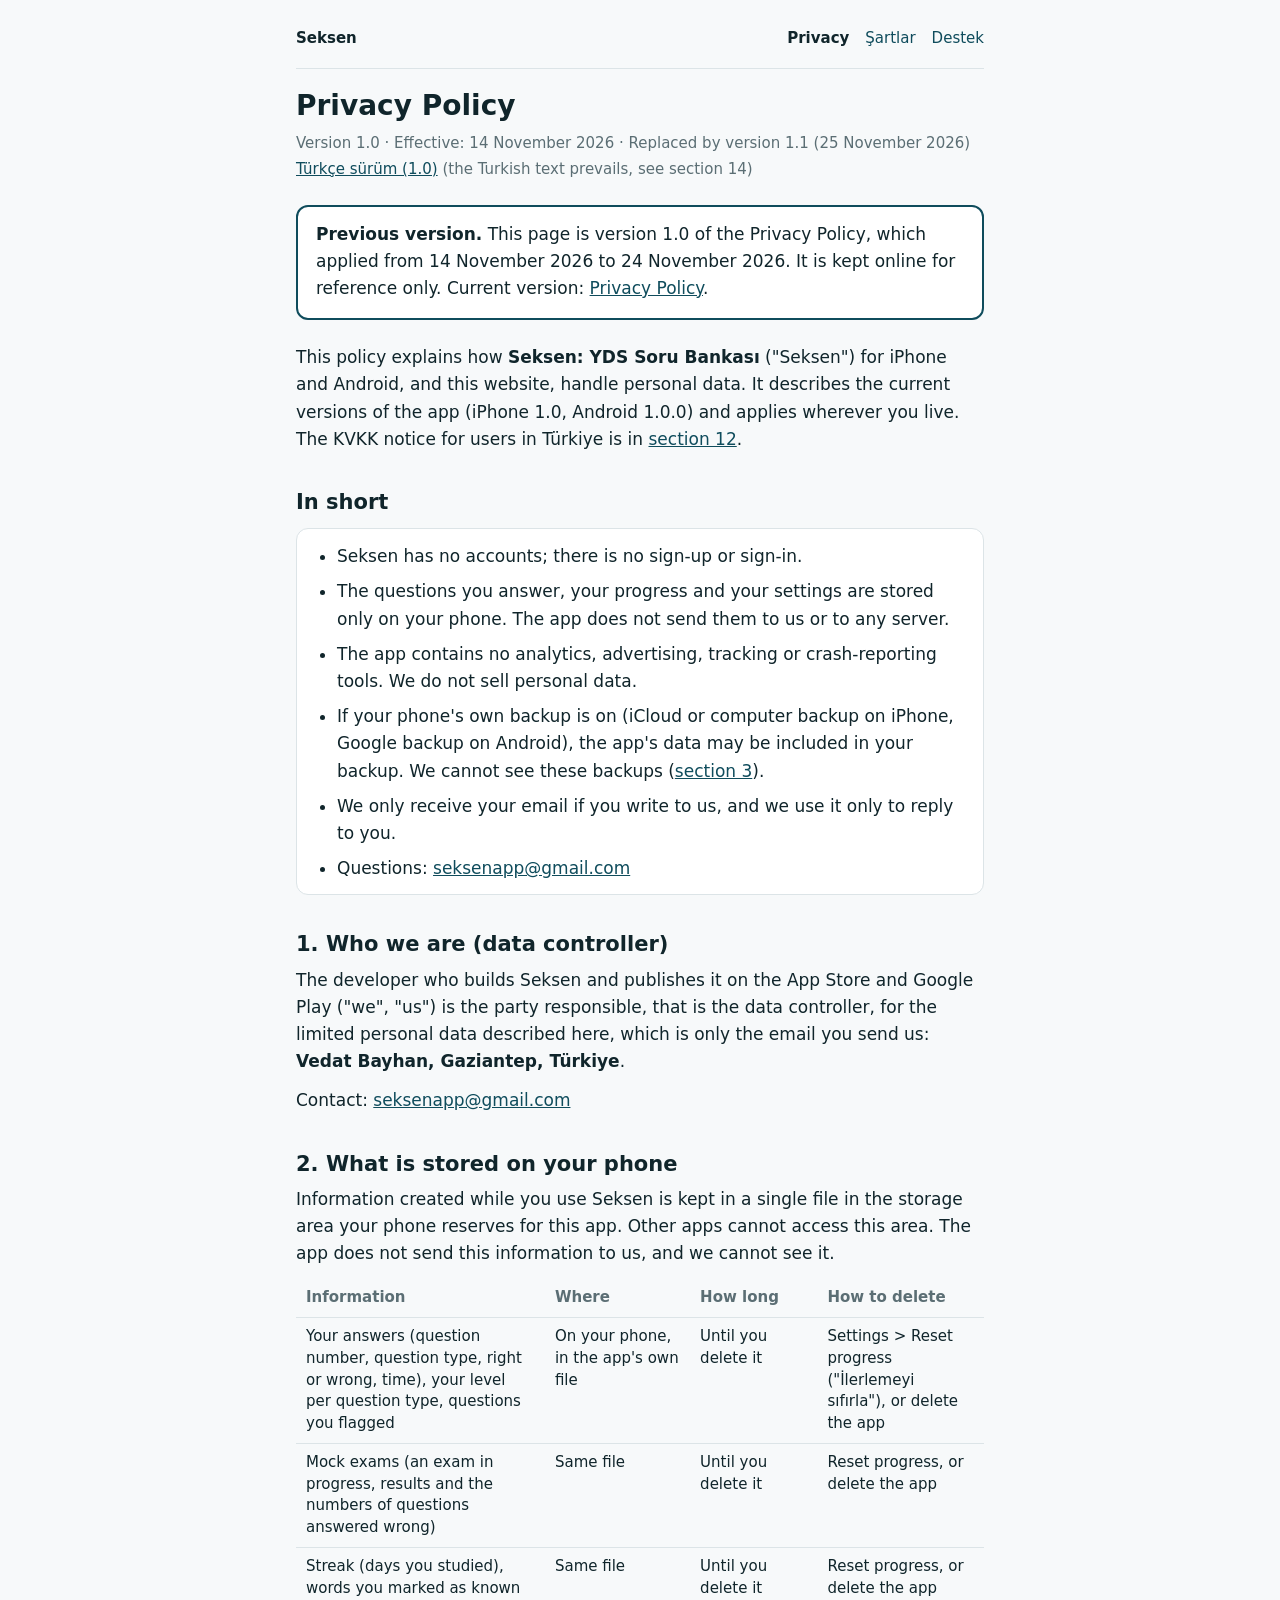
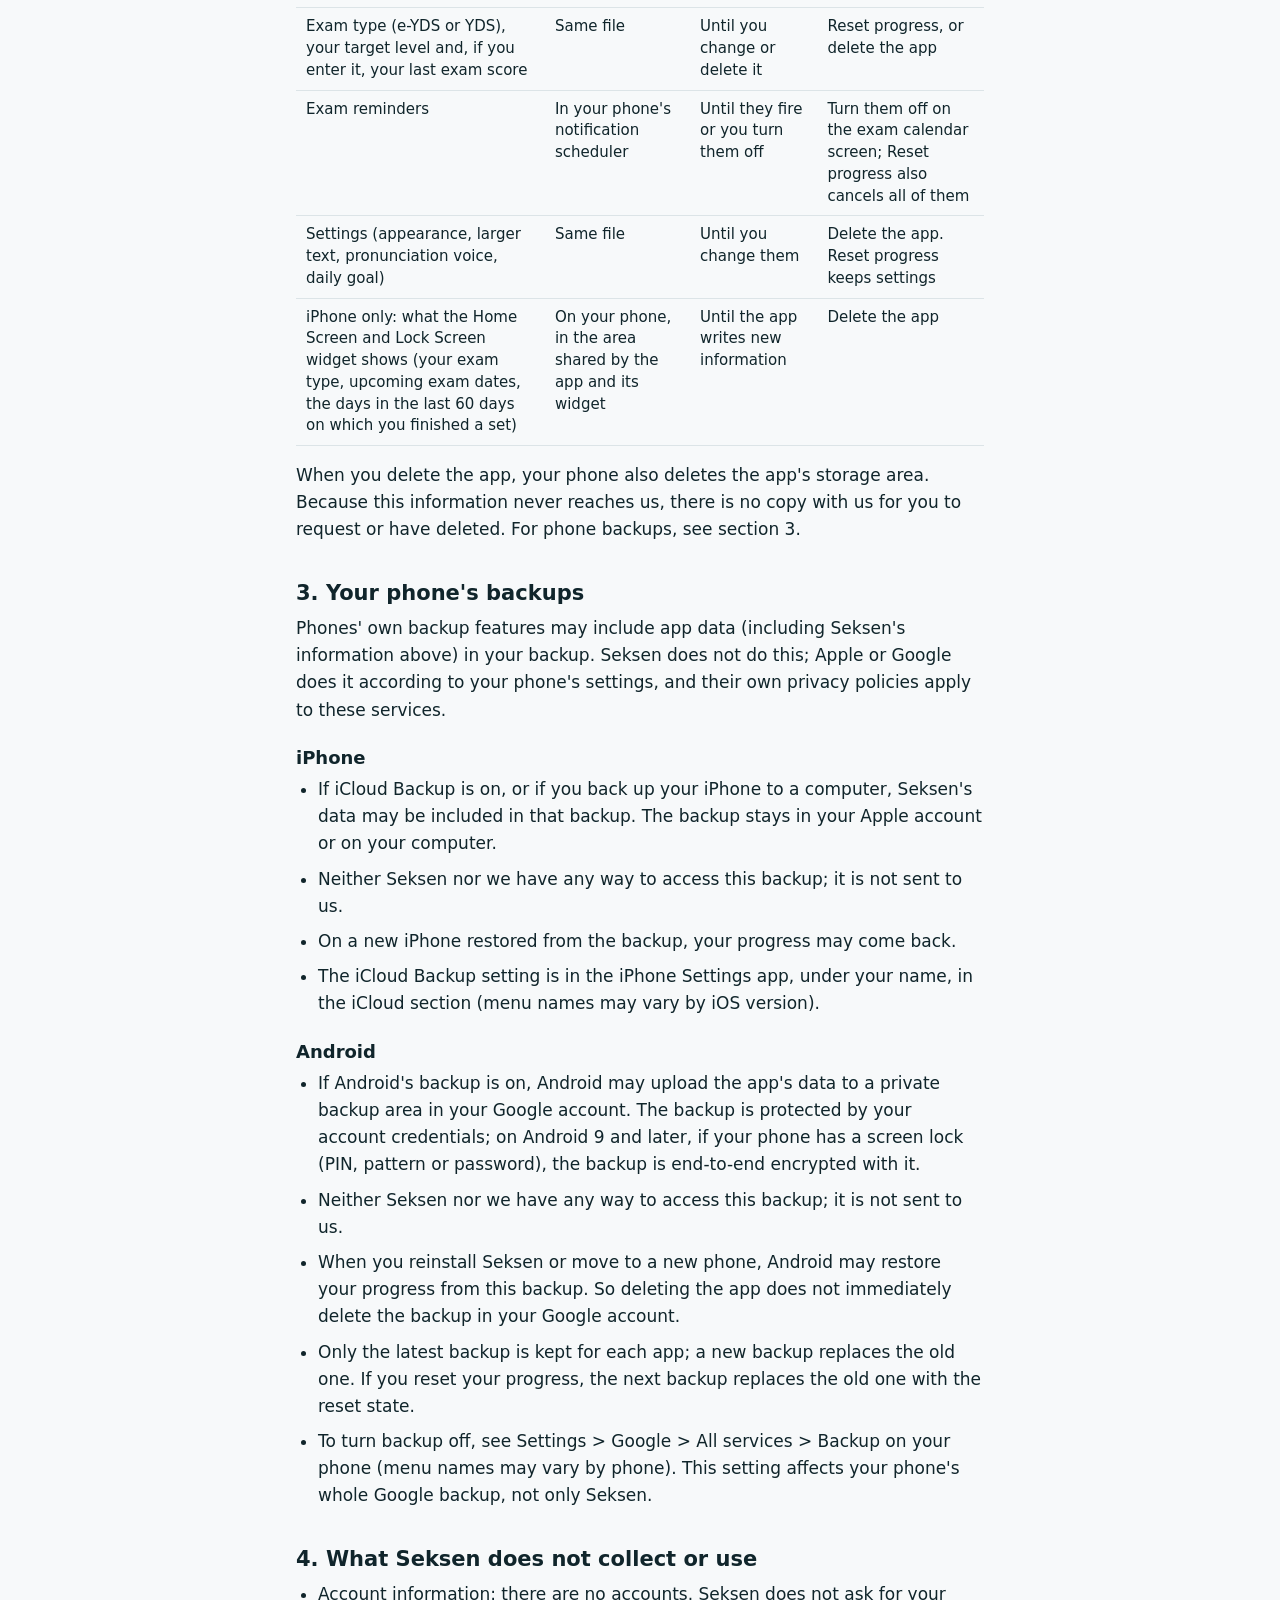
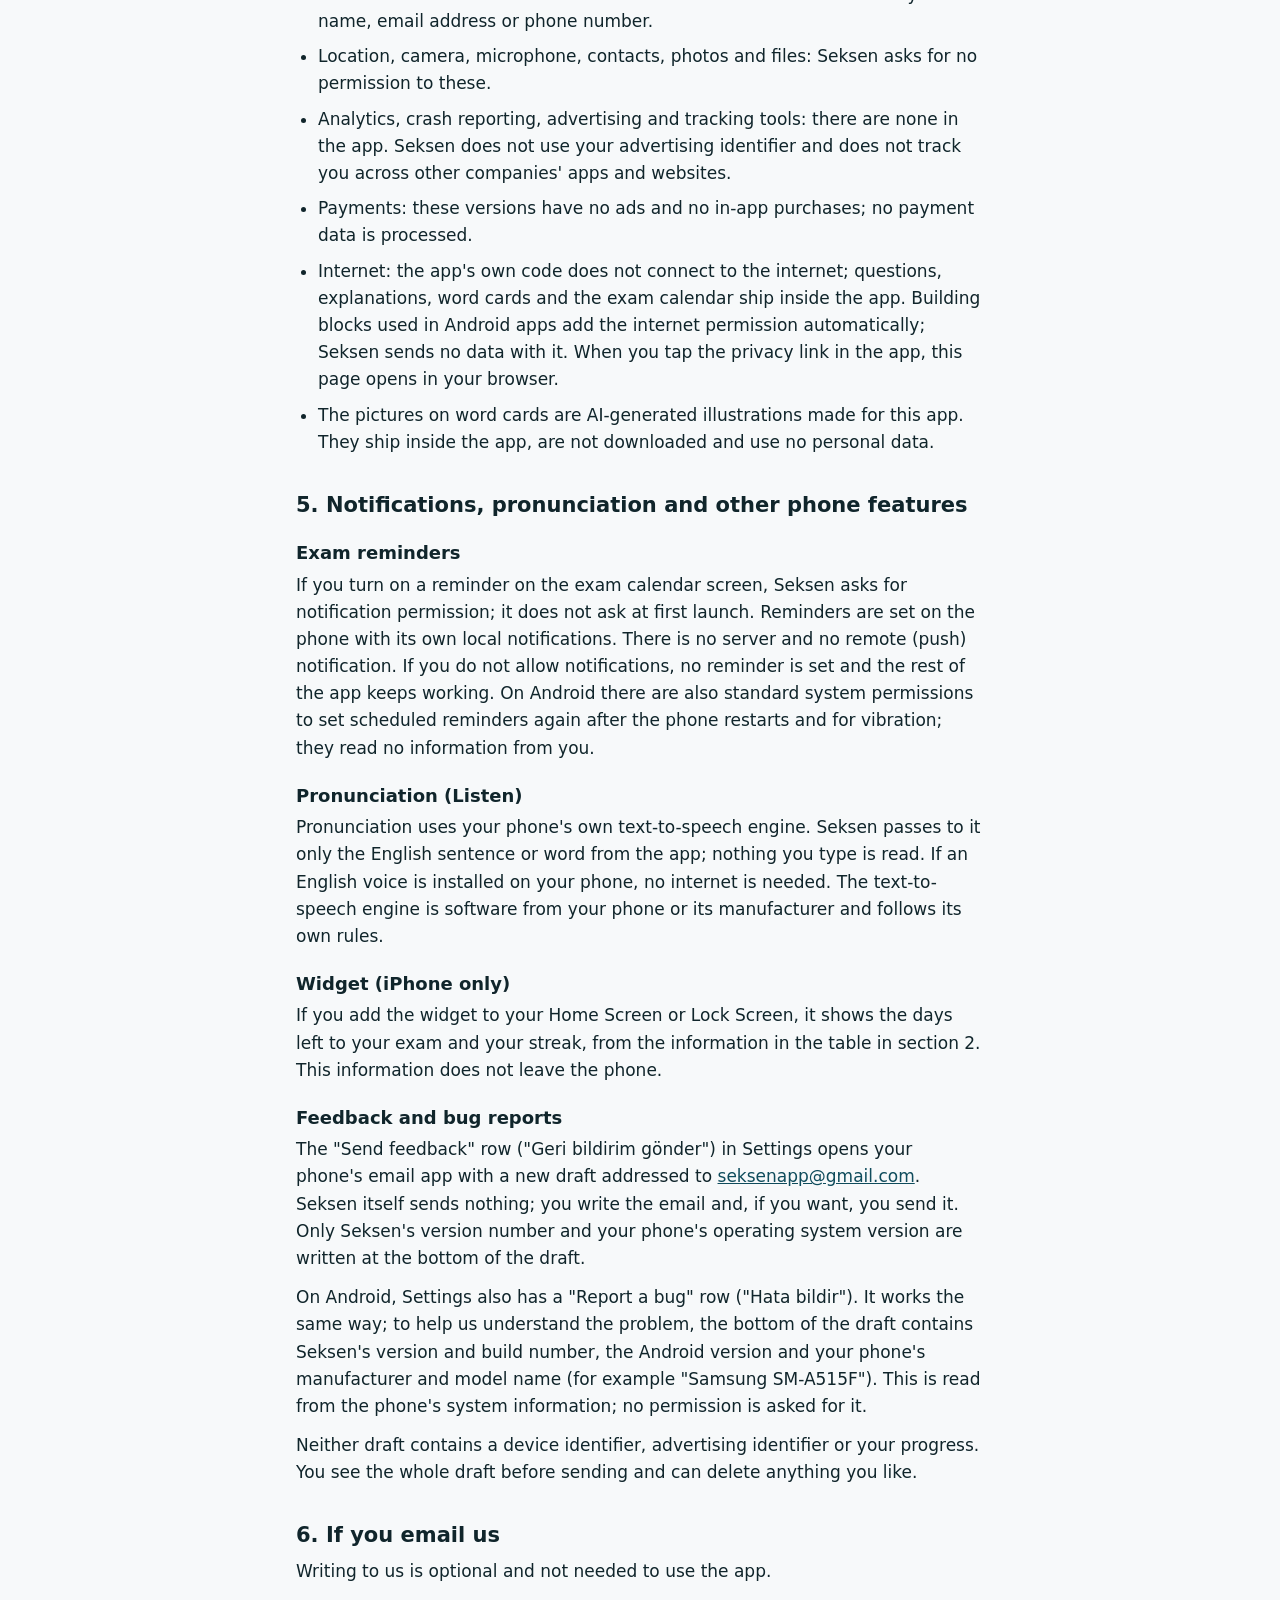
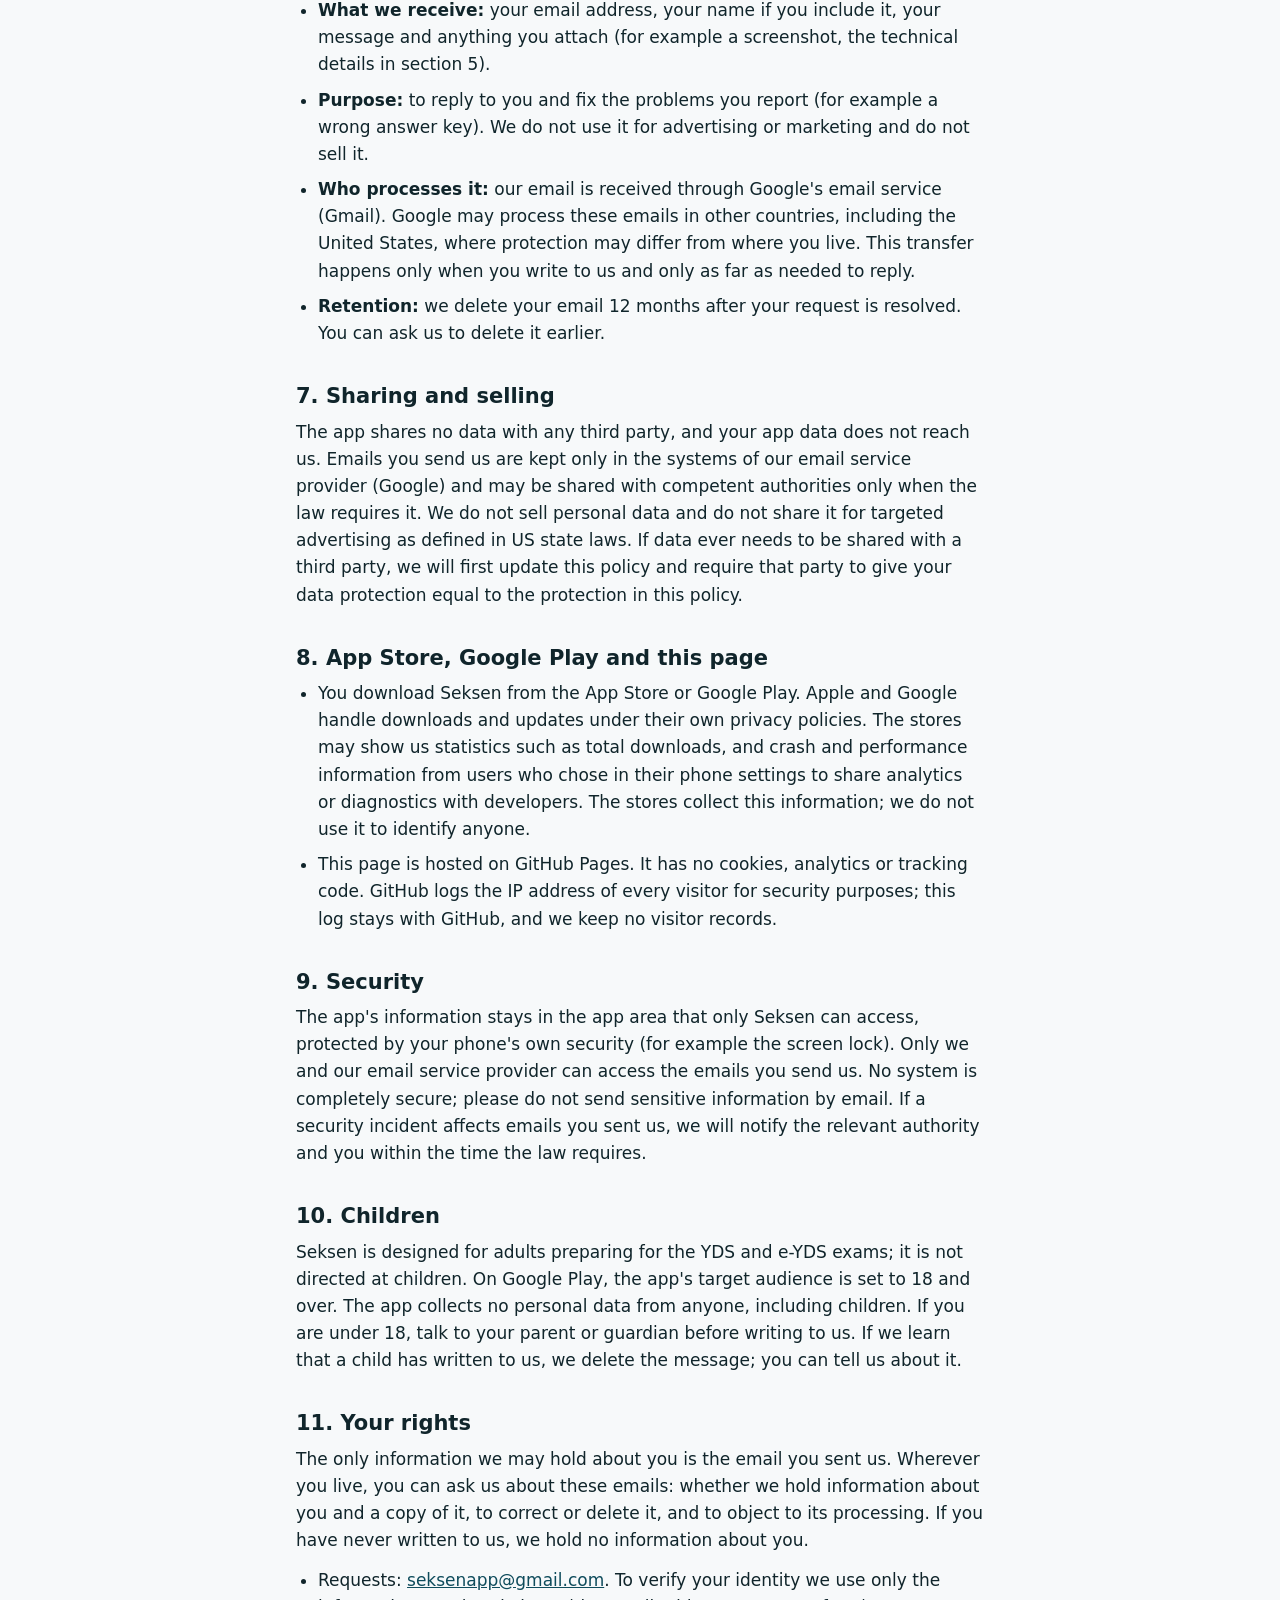
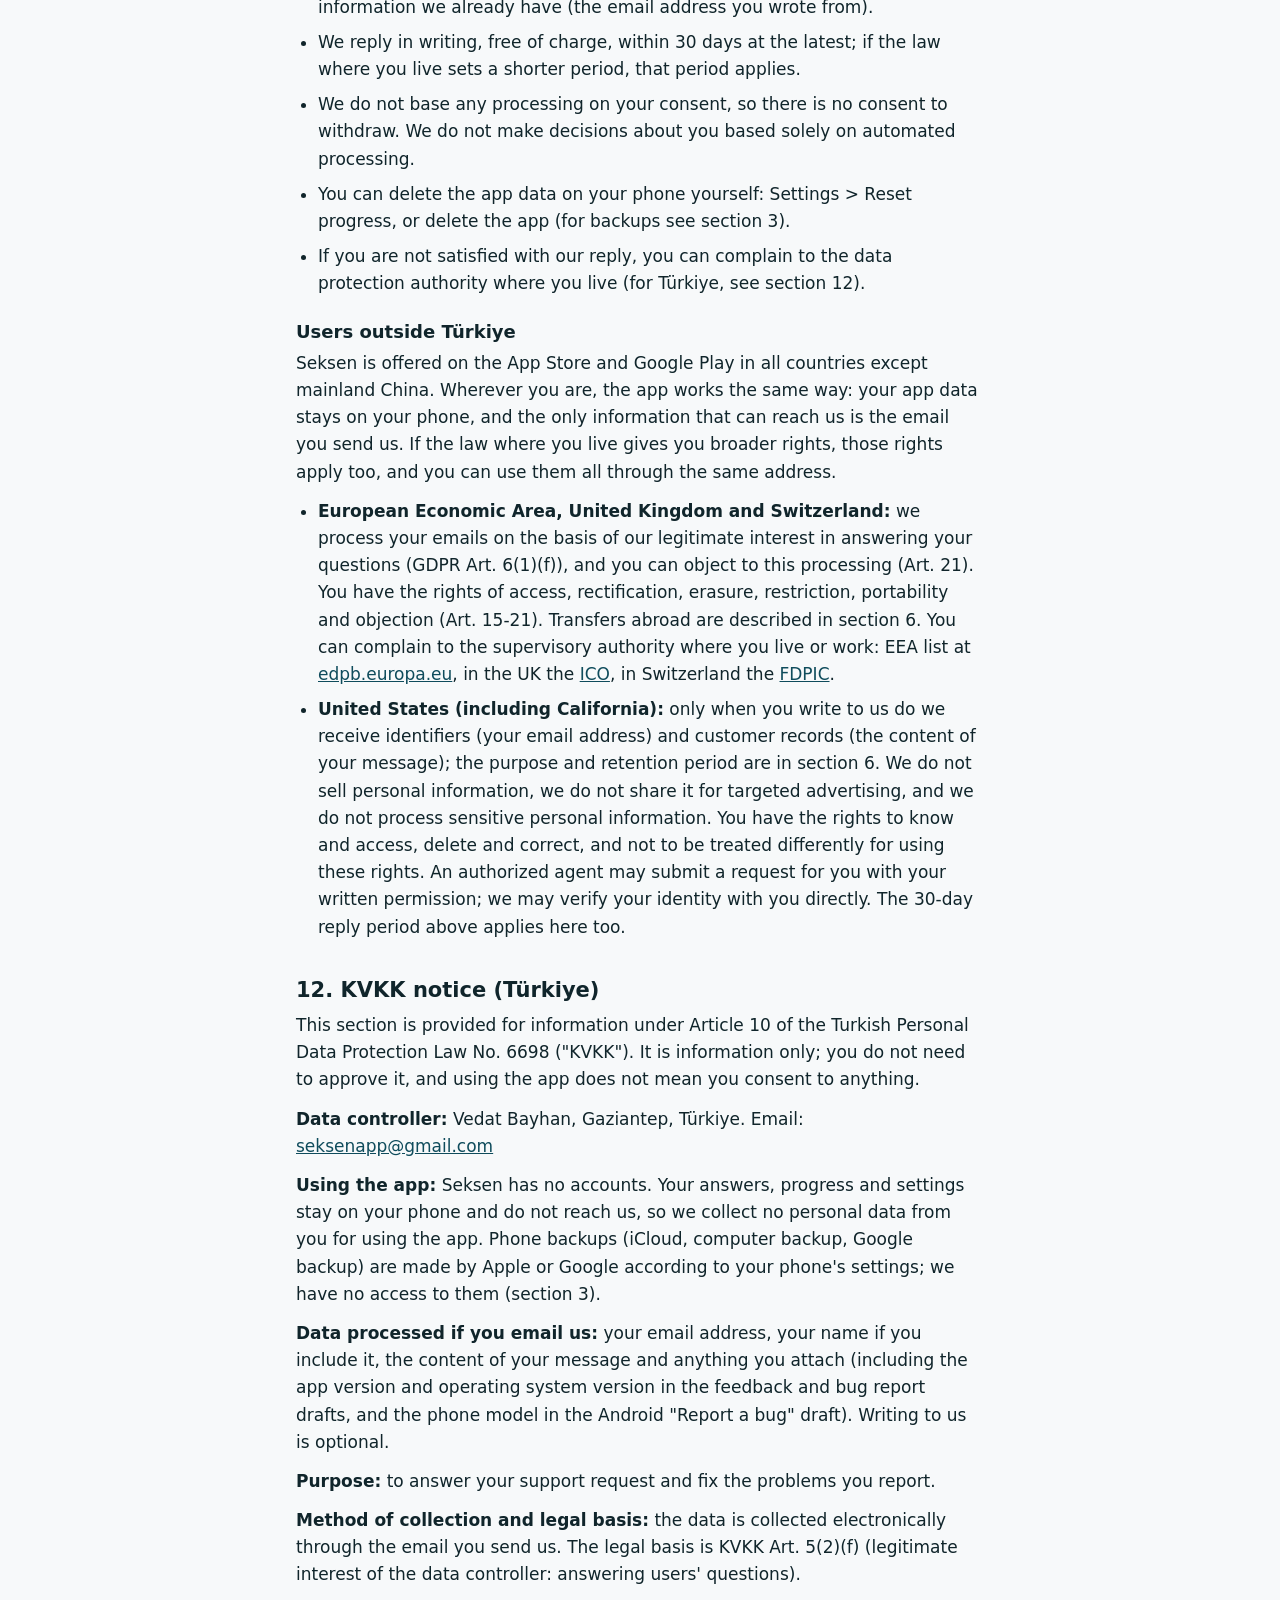
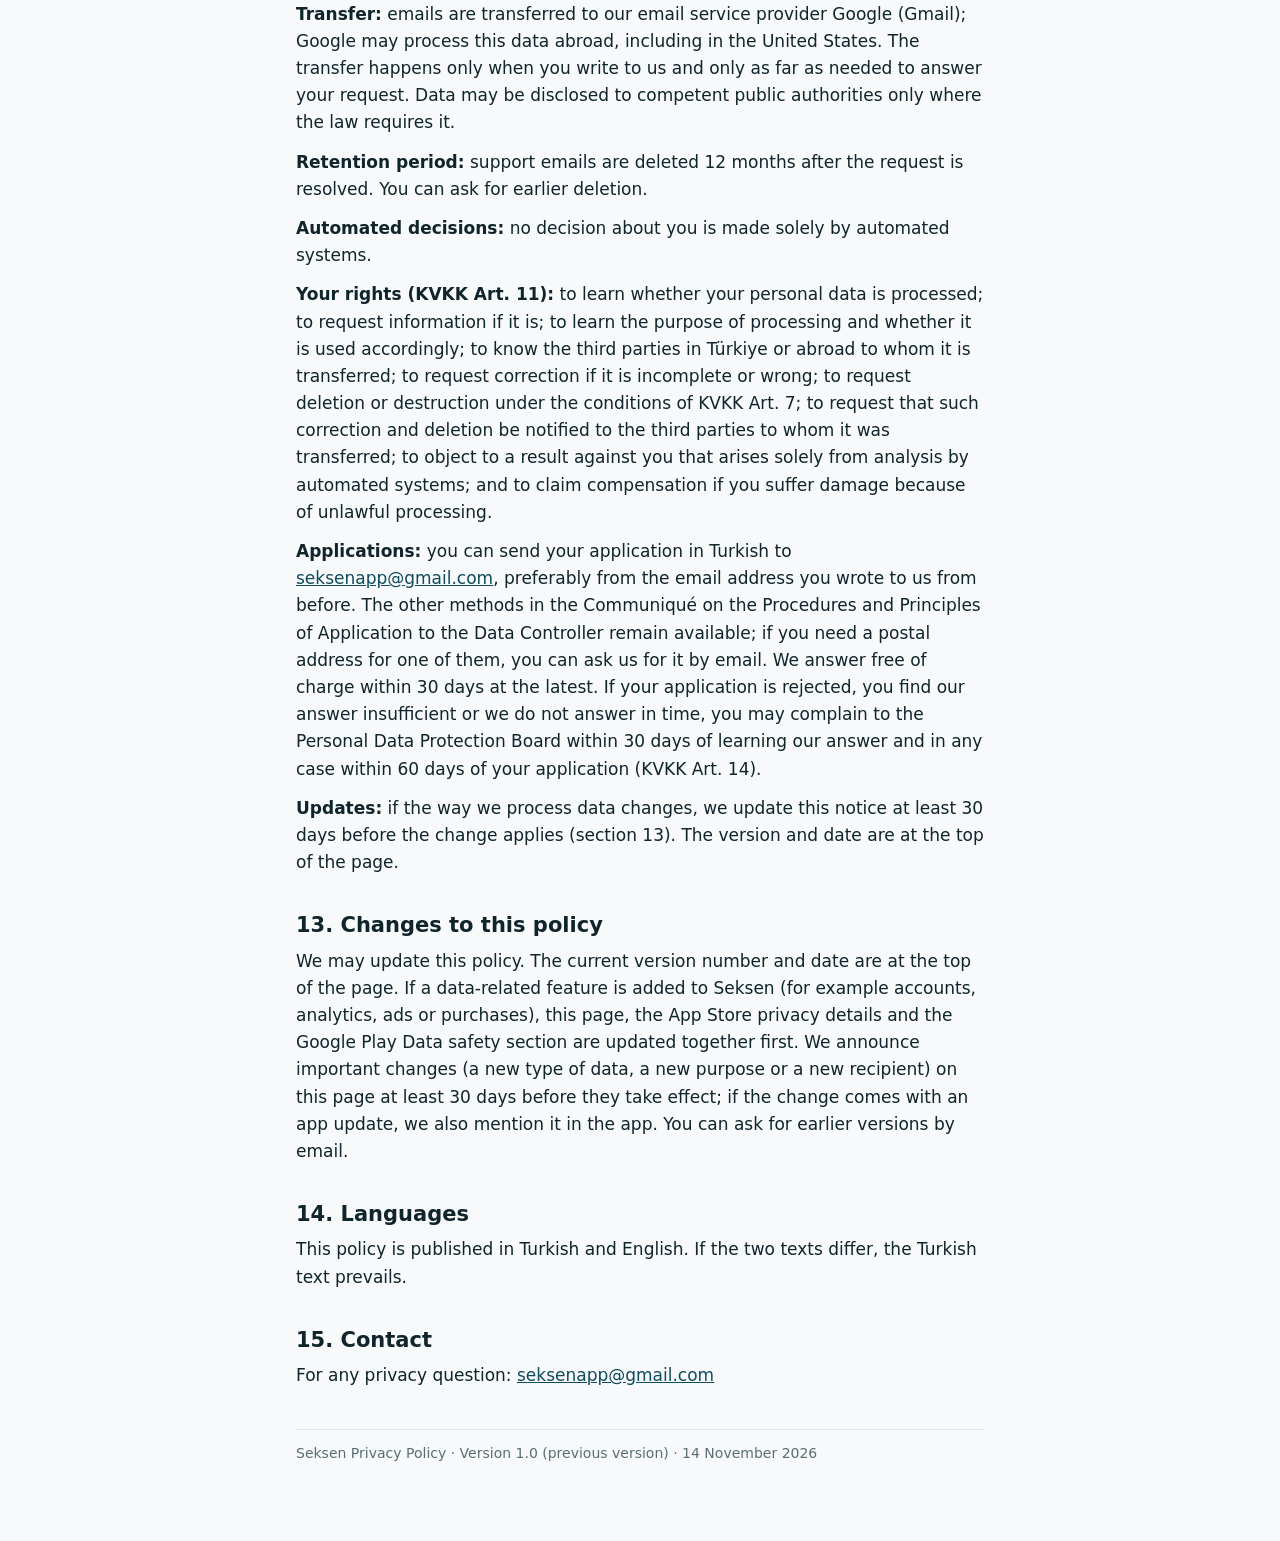
<file: en/privacy/v1-0/index.html>
<!doctype html>
<html lang="en">
<head>
  <meta charset="utf-8">
  <meta name="viewport" content="width=device-width, initial-scale=1">
  <meta http-equiv="Content-Security-Policy" content="default-src 'none'; style-src 'self'; img-src 'self'; base-uri 'none'; form-action 'none'">
  <meta name="referrer" content="no-referrer">
  <meta name="robots" content="noindex">
  <title>Privacy Policy 1.0 (previous version) · Seksen</title>
  <meta name="description" content="Privacy policy of Seksen: YDS Soru Bankası. No account; your progress stays on your phone; no analytics, ads or tracking.">
  <link rel="stylesheet" href="../../../style.css">
  <link rel="alternate" hreflang="tr" href="../../../gizlilik/surum-1-0/">
</head>
<body>
  <div class="wrap">
    <nav class="top" aria-label="Site">
      <a class="brand" href="../../../">Seksen</a>
      <a href="../" aria-current="page">Privacy</a>
      <a href="../../../sartlar/" lang="tr" hreflang="tr">Şartlar</a>
      <a href="../../../destek/" lang="tr" hreflang="tr">Destek</a>
    </nav>

    <header class="page">
      <h1>Privacy Policy</h1>
      <p class="meta">Version 1.0 · Effective: 14 November 2026 · Replaced by version 1.1 (25 November 2026)</p>
      <p class="meta"><a href="../../../gizlilik/surum-1-0/" lang="tr" hreflang="tr">Türkçe sürüm (1.0)</a> (the Turkish text prevails, see section 14)</p>
    </header>

    <div class="notice">
      <p><strong>Previous version.</strong> This page is version 1.0 of the Privacy Policy, which applied from 14 November 2026 to 24 November 2026. It is kept online for reference only. Current version: <a href="../">Privacy Policy</a>.</p>
    </div>

    <p>This policy explains how <strong>Seksen: YDS Soru Bankası</strong> ("Seksen") for iPhone and Android, and this website, handle personal data. It describes the current versions of the app (iPhone 1.0, Android 1.0.0) and applies wherever you live. The KVKK notice for users in Türkiye is in <a href="#kvkk">section 12</a>.</p>

    <h2 id="summary">In short</h2>
    <div class="box">
      <ul>
        <li>Seksen has no accounts; there is no sign-up or sign-in.</li>
        <li>The questions you answer, your progress and your settings are stored only on your phone. The app does not send them to us or to any server.</li>
        <li>The app contains no analytics, advertising, tracking or crash-reporting tools. We do not sell personal data.</li>
        <li>If your phone's own backup is on (iCloud or computer backup on iPhone, Google backup on Android), the app's data may be included in your backup. We cannot see these backups (<a href="#backup">section 3</a>).</li>
        <li>We only receive your email if you write to us, and we use it only to reply to you.</li>
        <li>Questions: <a href="mailto:seksenapp@gmail.com">seksenapp@gmail.com</a></li>
      </ul>
    </div>

    <h2 id="who">1. Who we are (data controller)</h2>
    <p>The developer who builds Seksen and publishes it on the App Store and Google Play ("we", "us") is the party responsible, that is the data controller, for the limited personal data described here, which is only the email you send us: <strong>Vedat Bayhan, Gaziantep, Türkiye</strong>.</p>
    <p>Contact: <a href="mailto:seksenapp@gmail.com">seksenapp@gmail.com</a></p>

    <h2 id="device">2. What is stored on your phone</h2>
    <p>Information created while you use Seksen is kept in a single file in the storage area your phone reserves for this app. Other apps cannot access this area. The app does not send this information to us, and we cannot see it.</p>
    <div class="table-wrap">
      <table>
        <thead>
          <tr><th scope="col">Information</th><th scope="col">Where</th><th scope="col">How long</th><th scope="col">How to delete</th></tr>
        </thead>
        <tbody>
          <tr><td>Your answers (question number, question type, right or wrong, time), your level per question type, questions you flagged</td><td>On your phone, in the app's own file</td><td>Until you delete it</td><td>Settings &gt; Reset progress ("İlerlemeyi sıfırla"), or delete the app</td></tr>
          <tr><td>Mock exams (an exam in progress, results and the numbers of questions answered wrong)</td><td>Same file</td><td>Until you delete it</td><td>Reset progress, or delete the app</td></tr>
          <tr><td>Streak (days you studied), words you marked as known</td><td>Same file</td><td>Until you delete it</td><td>Reset progress, or delete the app</td></tr>
          <tr><td>Exam type (e-YDS or YDS), your target level and, if you enter it, your last exam score</td><td>Same file</td><td>Until you change or delete it</td><td>Reset progress, or delete the app</td></tr>
          <tr><td>Exam reminders</td><td>In your phone's notification scheduler</td><td>Until they fire or you turn them off</td><td>Turn them off on the exam calendar screen; Reset progress also cancels all of them</td></tr>
          <tr><td>Settings (appearance, larger text, pronunciation voice, daily goal)</td><td>Same file</td><td>Until you change them</td><td>Delete the app. Reset progress keeps settings</td></tr>
          <tr><td>iPhone only: what the Home Screen and Lock Screen widget shows (your exam type, upcoming exam dates, the days in the last 60 days on which you finished a set)</td><td>On your phone, in the area shared by the app and its widget</td><td>Until the app writes new information</td><td>Delete the app</td></tr>
        </tbody>
      </table>
    </div>
    <p>When you delete the app, your phone also deletes the app's storage area. Because this information never reaches us, there is no copy with us for you to request or have deleted. For phone backups, see section 3.</p>

    <h2 id="backup">3. Your phone's backups</h2>
    <p>Phones' own backup features may include app data (including Seksen's information above) in your backup. Seksen does not do this; Apple or Google does it according to your phone's settings, and their own privacy policies apply to these services.</p>
    <h3>iPhone</h3>
    <ul>
      <li>If iCloud Backup is on, or if you back up your iPhone to a computer, Seksen's data may be included in that backup. The backup stays in your Apple account or on your computer.</li>
      <li>Neither Seksen nor we have any way to access this backup; it is not sent to us.</li>
      <li>On a new iPhone restored from the backup, your progress may come back.</li>
      <li>The iCloud Backup setting is in the iPhone Settings app, under your name, in the iCloud section (menu names may vary by iOS version).</li>
    </ul>
    <h3>Android</h3>
    <ul>
      <li>If Android's backup is on, Android may upload the app's data to a private backup area in your Google account. The backup is protected by your account credentials; on Android 9 and later, if your phone has a screen lock (PIN, pattern or password), the backup is end-to-end encrypted with it.</li>
      <li>Neither Seksen nor we have any way to access this backup; it is not sent to us.</li>
      <li>When you reinstall Seksen or move to a new phone, Android may restore your progress from this backup. So deleting the app does not immediately delete the backup in your Google account.</li>
      <li>Only the latest backup is kept for each app; a new backup replaces the old one. If you reset your progress, the next backup replaces the old one with the reset state.</li>
      <li>To turn backup off, see Settings &gt; Google &gt; All services &gt; Backup on your phone (menu names may vary by phone). This setting affects your phone's whole Google backup, not only Seksen.</li>
    </ul>

    <h2 id="not-collected">4. What Seksen does not collect or use</h2>
    <ul>
      <li>Account information: there are no accounts. Seksen does not ask for your name, email address or phone number.</li>
      <li>Location, camera, microphone, contacts, photos and files: Seksen asks for no permission to these.</li>
      <li>Analytics, crash reporting, advertising and tracking tools: there are none in the app. Seksen does not use your advertising identifier and does not track you across other companies' apps and websites.</li>
      <li>Payments: these versions have no ads and no in-app purchases; no payment data is processed.</li>
      <li>Internet: the app's own code does not connect to the internet; questions, explanations, word cards and the exam calendar ship inside the app. Building blocks used in Android apps add the internet permission automatically; Seksen sends no data with it. When you tap the privacy link in the app, this page opens in your browser.</li>
      <li>The pictures on word cards are AI-generated illustrations made for this app. They ship inside the app, are not downloaded and use no personal data.</li>
    </ul>

    <h2 id="features">5. Notifications, pronunciation and other phone features</h2>
    <h3>Exam reminders</h3>
    <p>If you turn on a reminder on the exam calendar screen, Seksen asks for notification permission; it does not ask at first launch. Reminders are set on the phone with its own local notifications. There is no server and no remote (push) notification. If you do not allow notifications, no reminder is set and the rest of the app keeps working. On Android there are also standard system permissions to set scheduled reminders again after the phone restarts and for vibration; they read no information from you.</p>
    <h3>Pronunciation (Listen)</h3>
    <p>Pronunciation uses your phone's own text-to-speech engine. Seksen passes to it only the English sentence or word from the app; nothing you type is read. If an English voice is installed on your phone, no internet is needed. The text-to-speech engine is software from your phone or its manufacturer and follows its own rules.</p>
    <h3>Widget (iPhone only)</h3>
    <p>If you add the widget to your Home Screen or Lock Screen, it shows the days left to your exam and your streak, from the information in the table in section 2. This information does not leave the phone.</p>
    <h3>Feedback and bug reports</h3>
    <p>The "Send feedback" row ("Geri bildirim gönder") in Settings opens your phone's email app with a new draft addressed to <a href="mailto:seksenapp@gmail.com">seksenapp@gmail.com</a>. Seksen itself sends nothing; you write the email and, if you want, you send it. Only Seksen's version number and your phone's operating system version are written at the bottom of the draft.</p>
    <p>On Android, Settings also has a "Report a bug" row ("Hata bildir"). It works the same way; to help us understand the problem, the bottom of the draft contains Seksen's version and build number, the Android version and your phone's manufacturer and model name (for example "Samsung SM-A515F"). This is read from the phone's system information; no permission is asked for it.</p>
    <p>Neither draft contains a device identifier, advertising identifier or your progress. You see the whole draft before sending and can delete anything you like.</p>

    <h2 id="email">6. If you email us</h2>
    <p>Writing to us is optional and not needed to use the app.</p>
    <ul>
      <li><strong>What we receive:</strong> your email address, your name if you include it, your message and anything you attach (for example a screenshot, the technical details in section 5).</li>
      <li><strong>Purpose:</strong> to reply to you and fix the problems you report (for example a wrong answer key). We do not use it for advertising or marketing and do not sell it.</li>
      <li><strong>Who processes it:</strong> our email is received through Google's email service (Gmail). Google may process these emails in other countries, including the United States, where protection may differ from where you live. This transfer happens only when you write to us and only as far as needed to reply.</li>
      <li><strong>Retention:</strong> we delete your email 12 months after your request is resolved. You can ask us to delete it earlier.</li>
    </ul>

    <h2 id="sharing">7. Sharing and selling</h2>
    <p>The app shares no data with any third party, and your app data does not reach us. Emails you send us are kept only in the systems of our email service provider (Google) and may be shared with competent authorities only when the law requires it. We do not sell personal data and do not share it for targeted advertising as defined in US state laws. If data ever needs to be shared with a third party, we will first update this policy and require that party to give your data protection equal to the protection in this policy.</p>

    <h2 id="stores">8. App Store, Google Play and this page</h2>
    <ul>
      <li>You download Seksen from the App Store or Google Play. Apple and Google handle downloads and updates under their own privacy policies. The stores may show us statistics such as total downloads, and crash and performance information from users who chose in their phone settings to share analytics or diagnostics with developers. The stores collect this information; we do not use it to identify anyone.</li>
      <li>This page is hosted on GitHub Pages. It has no cookies, analytics or tracking code. GitHub logs the IP address of every visitor for security purposes; this log stays with GitHub, and we keep no visitor records.</li>
    </ul>

    <h2 id="security">9. Security</h2>
    <p>The app's information stays in the app area that only Seksen can access, protected by your phone's own security (for example the screen lock). Only we and our email service provider can access the emails you send us. No system is completely secure; please do not send sensitive information by email. If a security incident affects emails you sent us, we will notify the relevant authority and you within the time the law requires.</p>

    <h2 id="children">10. Children</h2>
    <p>Seksen is designed for adults preparing for the YDS and e-YDS exams; it is not directed at children. On Google Play, the app's target audience is set to 18 and over. The app collects no personal data from anyone, including children. If you are under 18, talk to your parent or guardian before writing to us. If we learn that a child has written to us, we delete the message; you can tell us about it.</p>

    <h2 id="rights">11. Your rights</h2>
    <p>The only information we may hold about you is the email you sent us. Wherever you live, you can ask us about these emails: whether we hold information about you and a copy of it, to correct or delete it, and to object to its processing. If you have never written to us, we hold no information about you.</p>
    <ul>
      <li>Requests: <a href="mailto:seksenapp@gmail.com">seksenapp@gmail.com</a>. To verify your identity we use only the information we already have (the email address you wrote from).</li>
      <li>We reply in writing, free of charge, within 30 days at the latest; if the law where you live sets a shorter period, that period applies.</li>
      <li>We do not base any processing on your consent, so there is no consent to withdraw. We do not make decisions about you based solely on automated processing.</li>
      <li>You can delete the app data on your phone yourself: Settings &gt; Reset progress, or delete the app (for backups see section 3).</li>
      <li>If you are not satisfied with our reply, you can complain to the data protection authority where you live (for Türkiye, see section 12).</li>
    </ul>

    <h3 id="outside-turkiye">Users outside Türkiye</h3>
    <p>Seksen is offered on the App Store and Google Play in all countries except mainland China. Wherever you are, the app works the same way: your app data stays on your phone, and the only information that can reach us is the email you send us. If the law where you live gives you broader rights, those rights apply too, and you can use them all through the same address.</p>
    <ul>
      <li><strong>European Economic Area, United Kingdom and Switzerland:</strong> we process your emails on the basis of our legitimate interest in answering your questions (GDPR Art. 6(1)(f)), and you can object to this processing (Art. 21). You have the rights of access, rectification, erasure, restriction, portability and objection (Art. 15-21). Transfers abroad are described in section 6. You can complain to the supervisory authority where you live or work: EEA list at <a href="https://www.edpb.europa.eu/about-edpb/about-edpb/members_en">edpb.europa.eu</a>, in the UK the <a href="https://ico.org.uk/make-a-complaint/">ICO</a>, in Switzerland the <a href="https://www.edoeb.admin.ch/">FDPIC</a>.</li>
      <li><strong>United States (including California):</strong> only when you write to us do we receive identifiers (your email address) and customer records (the content of your message); the purpose and retention period are in section 6. We do not sell personal information, we do not share it for targeted advertising, and we do not process sensitive personal information. You have the rights to know and access, delete and correct, and not to be treated differently for using these rights. An authorized agent may submit a request for you with your written permission; we may verify your identity with you directly. The 30-day reply period above applies here too.</li>
    </ul>

    <section id="kvkk">
      <h2>12. KVKK notice (Türkiye)</h2>
      <p>This section is provided for information under Article 10 of the Turkish Personal Data Protection Law No. 6698 ("KVKK"). It is information only; you do not need to approve it, and using the app does not mean you consent to anything.</p>
      <p><strong>Data controller:</strong> Vedat Bayhan, Gaziantep, Türkiye. Email: <a href="mailto:seksenapp@gmail.com">seksenapp@gmail.com</a></p>
      <p><strong>Using the app:</strong> Seksen has no accounts. Your answers, progress and settings stay on your phone and do not reach us, so we collect no personal data from you for using the app. Phone backups (iCloud, computer backup, Google backup) are made by Apple or Google according to your phone's settings; we have no access to them (section 3).</p>
      <p><strong>Data processed if you email us:</strong> your email address, your name if you include it, the content of your message and anything you attach (including the app version and operating system version in the feedback and bug report drafts, and the phone model in the Android "Report a bug" draft). Writing to us is optional.</p>
      <p><strong>Purpose:</strong> to answer your support request and fix the problems you report.</p>
      <p><strong>Method of collection and legal basis:</strong> the data is collected electronically through the email you send us. The legal basis is KVKK Art. 5(2)(f) (legitimate interest of the data controller: answering users' questions).</p>
      <p><strong>Transfer:</strong> emails are transferred to our email service provider Google (Gmail); Google may process this data abroad, including in the United States. The transfer happens only when you write to us and only as far as needed to answer your request. Data may be disclosed to competent public authorities only where the law requires it.</p>
      <p><strong>Retention period:</strong> support emails are deleted 12 months after the request is resolved. You can ask for earlier deletion.</p>
      <p><strong>Automated decisions:</strong> no decision about you is made solely by automated systems.</p>
      <p><strong>Your rights (KVKK Art. 11):</strong> to learn whether your personal data is processed; to request information if it is; to learn the purpose of processing and whether it is used accordingly; to know the third parties in Türkiye or abroad to whom it is transferred; to request correction if it is incomplete or wrong; to request deletion or destruction under the conditions of KVKK Art. 7; to request that such correction and deletion be notified to the third parties to whom it was transferred; to object to a result against you that arises solely from analysis by automated systems; and to claim compensation if you suffer damage because of unlawful processing.</p>
      <p><strong>Applications:</strong> you can send your application in Turkish to <a href="mailto:seksenapp@gmail.com">seksenapp@gmail.com</a>, preferably from the email address you wrote to us from before. The other methods in the Communiqué on the Procedures and Principles of Application to the Data Controller remain available; if you need a postal address for one of them, you can ask us for it by email. We answer free of charge within 30 days at the latest. If your application is rejected, you find our answer insufficient or we do not answer in time, you may complain to the Personal Data Protection Board within 30 days of learning our answer and in any case within 60 days of your application (KVKK Art. 14).</p>
      <p><strong>Updates:</strong> if the way we process data changes, we update this notice at least 30 days before the change applies (section 13). The version and date are at the top of the page.</p>
    </section>

    <h2 id="changes">13. Changes to this policy</h2>
    <p>We may update this policy. The current version number and date are at the top of the page. If a data-related feature is added to Seksen (for example accounts, analytics, ads or purchases), this page, the App Store privacy details and the Google Play Data safety section are updated together first. We announce important changes (a new type of data, a new purpose or a new recipient) on this page at least 30 days before they take effect; if the change comes with an app update, we also mention it in the app. You can ask for earlier versions by email.</p>

    <h2 id="languages">14. Languages</h2>
    <p>This policy is published in Turkish and English. If the two texts differ, the Turkish text prevails.</p>

    <h2 id="contact">15. Contact</h2>
    <p>For any privacy question: <a href="mailto:seksenapp@gmail.com">seksenapp@gmail.com</a></p>

    <footer class="page">
      <p class="small">Seksen Privacy Policy · Version 1.0 (previous version) · 14 November 2026</p>
    </footer>
  </div>
</body>
</html>
</file>
<file: style.css>
/* Seksen site: tek ortak stil. Dis kaynak, yazi tipi indirme, betik yok. */
:root {
  color-scheme: light dark;
  --bg: #F7F9FA;
  --surface: #FFFFFF;
  --text: #10252B;
  --muted: #5B6E74;
  --accent: #0F4C5C;
  --accent-text: #0F4C5C;
  --border: #DCE4E7;
  --mark-bg: #FFF1B8;
  --mark-text: #4A3B00;
}
@media (prefers-color-scheme: dark) {
  :root:not([data-theme="light"]) {
    --bg: #0C1A1E;
    --surface: #13262C;
    --text: #EEF4F6;
    --muted: #9DB2B8;
    --accent: #6CC3D5;
    --accent-text: #8FD3E2;
    --border: #2A4148;
    --mark-bg: #5A4A00;
    --mark-text: #FFF1B8;
  }
}
:root[data-theme="dark"] {
  --bg: #0C1A1E;
  --surface: #13262C;
  --text: #EEF4F6;
  --muted: #9DB2B8;
  --accent: #6CC3D5;
  --accent-text: #8FD3E2;
  --border: #2A4148;
  --mark-bg: #5A4A00;
  --mark-text: #FFF1B8;
}

* { box-sizing: border-box; }
html { -webkit-text-size-adjust: 100%; text-size-adjust: 100%; }
body {
  margin: 0;
  background: var(--bg);
  color: var(--text);
  font: 17px/1.6 system-ui, -apple-system, "Segoe UI", Roboto, "Helvetica Neue", Arial, sans-serif;
  overflow-wrap: break-word;
}
.wrap { max-width: 720px; margin: 0 auto; padding: 20px 16px 64px; }

nav.top {
  display: flex; flex-wrap: wrap; gap: 4px 16px; align-items: center;
  padding-bottom: 12px; margin-bottom: 20px; border-bottom: 1px solid var(--border);
  font-size: 15px;
}
nav.top .brand { font-weight: 700; color: var(--text); text-decoration: none; margin-right: auto; }
nav.top a { color: var(--accent-text); text-decoration: none; padding: 6px 0; }
nav.top a[aria-current="page"] { color: var(--text); font-weight: 600; }
nav.top a:hover, nav.top a:focus-visible { text-decoration: underline; }

header.page { margin-bottom: 24px; }
h1 { margin: 0 0 8px; font-size: 28px; line-height: 1.2; }
h2 { margin: 36px 0 8px; font-size: 21px; line-height: 1.3; }
h3 { margin: 22px 0 6px; font-size: 18px; line-height: 1.35; }
p { margin: 0 0 12px; }
ul, ol { padding-left: 22px; margin: 0 0 12px; }
li { margin-bottom: 8px; }
a { color: var(--accent-text); }
a:focus-visible { outline: 2px solid var(--accent); outline-offset: 2px; }

.meta { color: var(--muted); font-size: 15px; margin: 2px 0; }
.small { font-size: 14px; color: var(--muted); }
.box {
  background: var(--surface); border: 1px solid var(--border); border-radius: 12px;
  padding: 14px 18px 4px; margin: 12px 0 16px;
}
.box ul { margin-bottom: 8px; }
.notice {
  background: var(--surface); border: 2px solid var(--accent); border-radius: 12px;
  padding: 14px 18px 4px; margin: 0 0 24px;
}
.notice h2 { margin: 0 0 8px; font-size: 19px; }
.notice ul { margin-bottom: 8px; }

.cards { display: grid; gap: 12px; margin: 20px 0; }
.card {
  display: block; background: var(--surface); border: 1px solid var(--border); border-radius: 12px;
  padding: 14px 16px; color: var(--text); text-decoration: none;
}
.card strong { display: block; color: var(--accent-text); font-size: 18px; margin-bottom: 2px; }
.card span { color: var(--muted); font-size: 15px; }
.card:hover, .card:focus-visible { border-color: var(--accent); }

.table-wrap { overflow-x: auto; margin: 12px 0 16px; -webkit-overflow-scrolling: touch; }
table { width: 100%; min-width: 520px; border-collapse: collapse; font-size: 15px; line-height: 1.45; }
th, td { text-align: left; vertical-align: top; padding: 8px 10px; border-bottom: 1px solid var(--border); }
th { color: var(--muted); font-weight: 600; }

details {
  background: var(--surface); border: 1px solid var(--border); border-radius: 12px;
  padding: 0 16px; margin: 0 0 10px;
}
details[open] { padding-bottom: 6px; }
summary { cursor: pointer; font-weight: 600; padding: 12px 0; }
summary:focus-visible { outline: 2px solid var(--accent); outline-offset: 2px; }

/* Yayindan once doldurulacak alanlar: gorunur olsun diye isaretli. */
mark.ph { background: var(--mark-bg); color: var(--mark-text); padding: 0 3px; border-radius: 3px; }

footer.page { margin-top: 40px; padding-top: 12px; border-top: 1px solid var(--border); }
</file>
